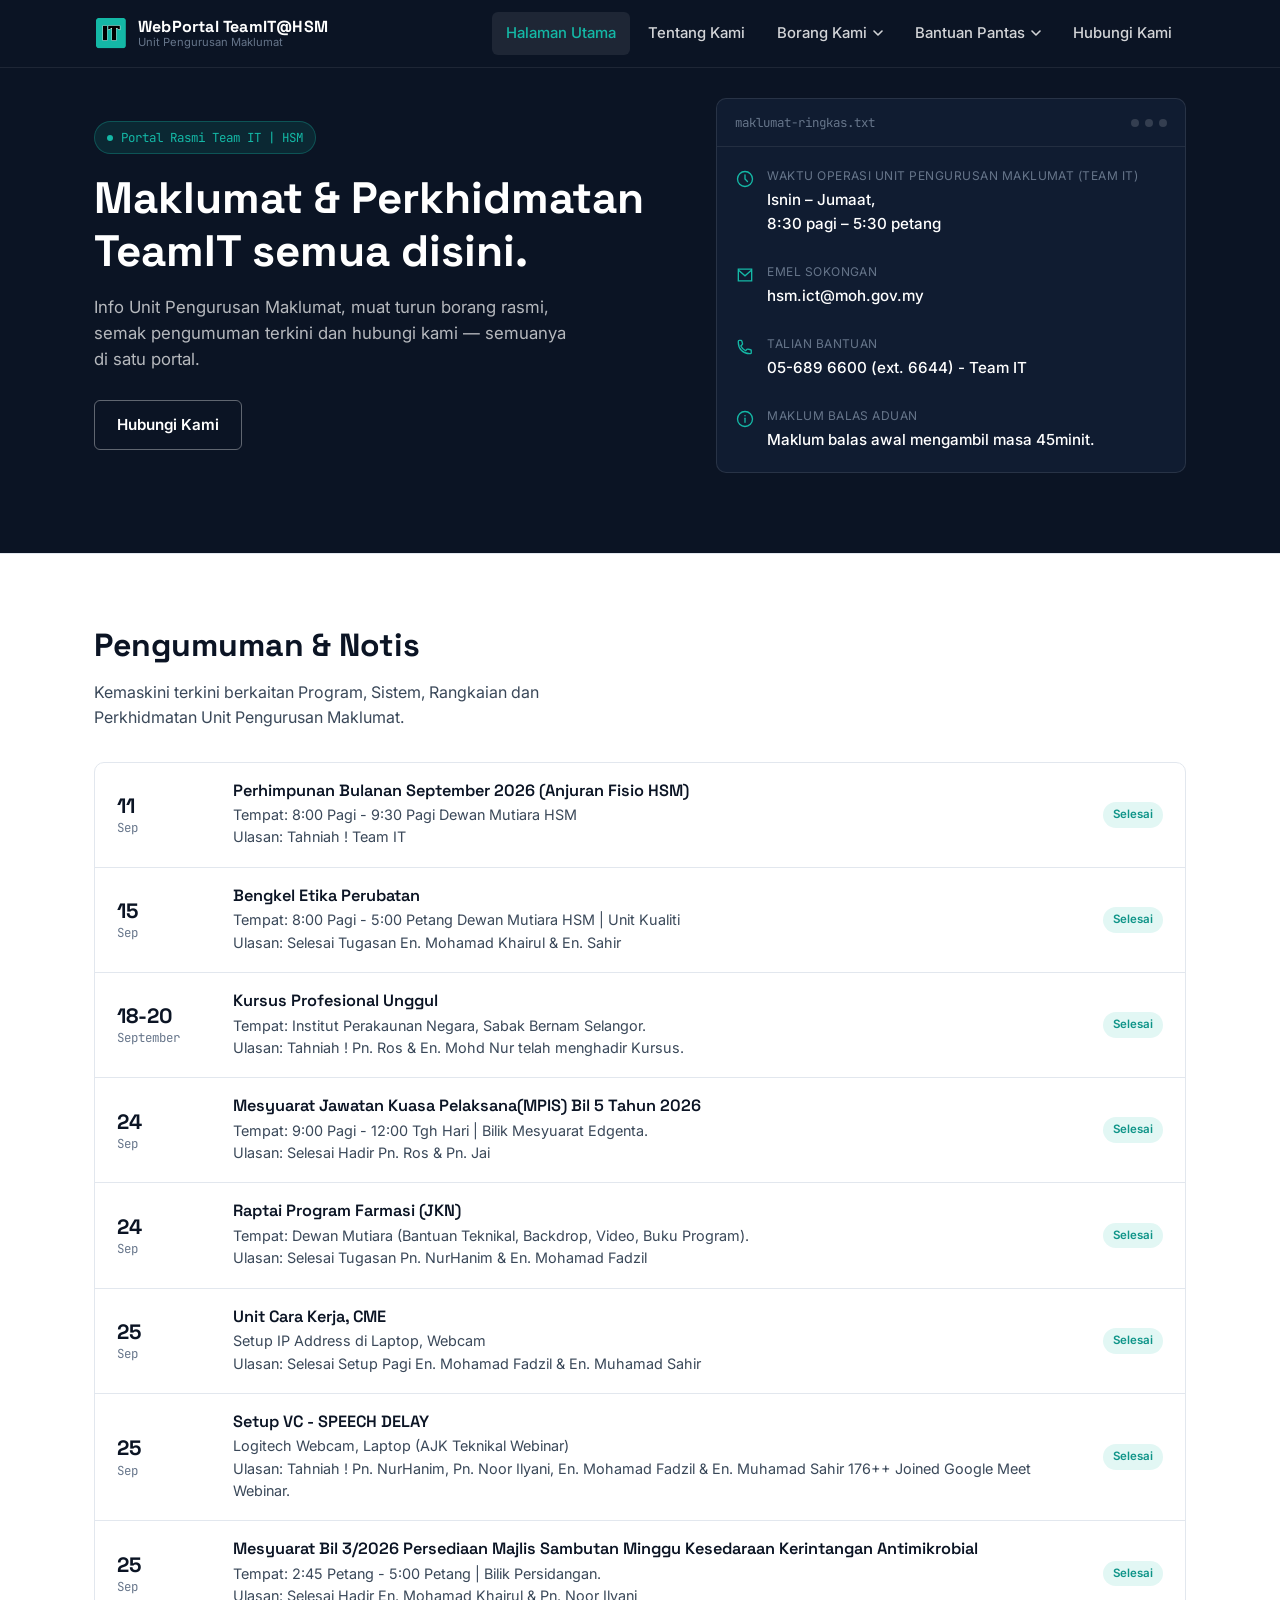
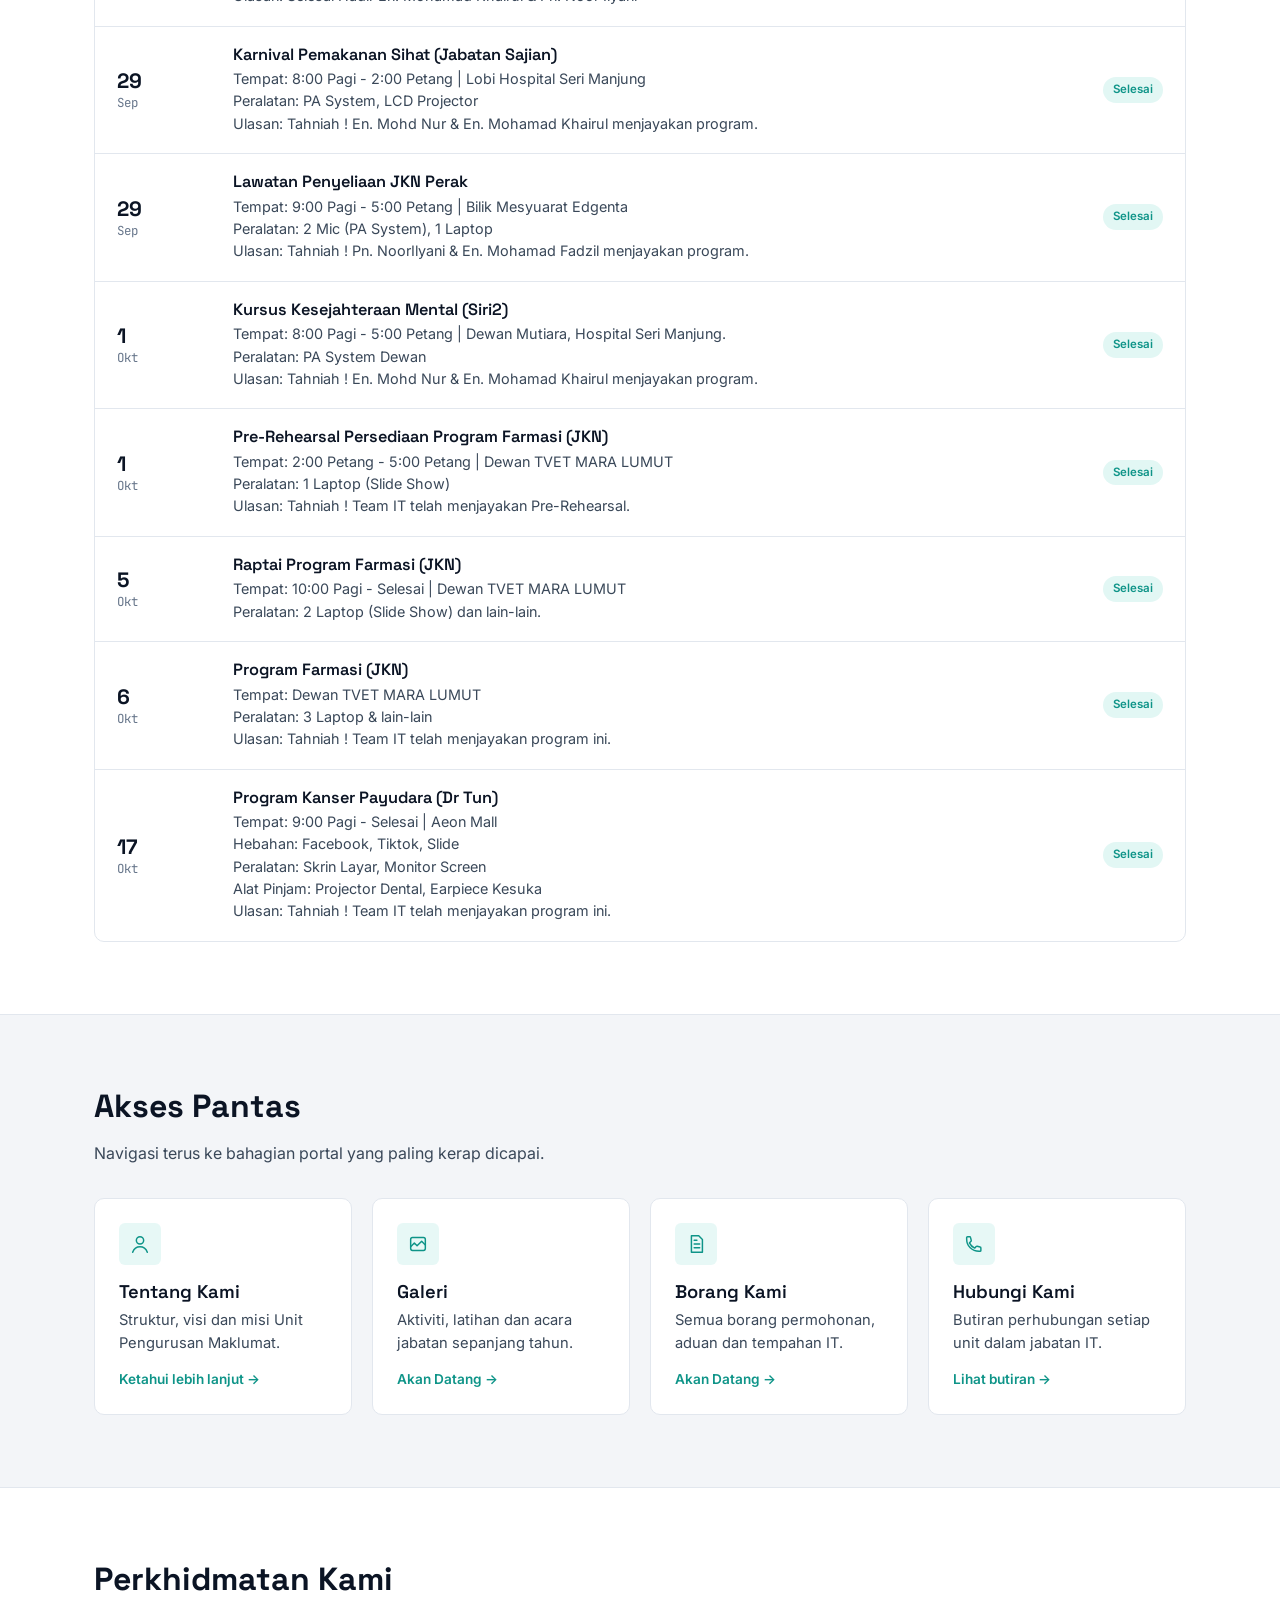
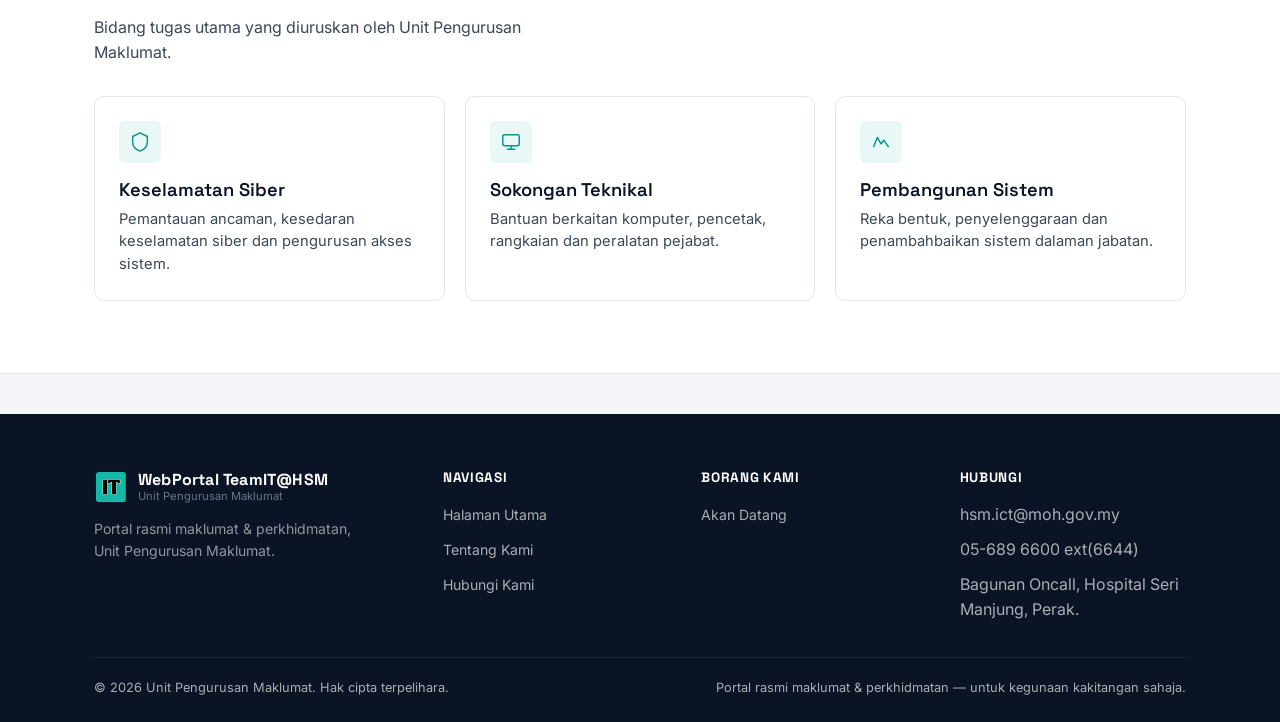
<file: index.html>
<!DOCTYPE html>
<html lang="ms">
<head>
<meta charset="UTF-8">
<meta name="viewport" content="width=device-width, initial-scale=1.0">
<title>WebPortal TeamIT — Halaman Utama</title>
 <!-- Kod Favicon PNG di sini -->
<link rel="icon" type="image/png" href="assets/img/logo.png">
<link rel="stylesheet" href="assets/css/style.css">
</head>
<body>

<!-- ============ NAVBAR ============ -->
<header class="navbar">
  <div class="container">
    <a href="index.html" class="brand">
      <!-- <svg class="brand-mark" viewBox="0 0 40 40" fill="none" xmlns="http://www.w3.org/2000/svg">
        <rect width="40" height="40" rx="8" fill="#14B8A6"/>
        <path d="M12 27V13M20 27V17M28 27V10" stroke="#0B1424" stroke-width="3" stroke-linecap="round"/>
      </svg> -->
      <!-- SELEPAS (di index.html, tentang-kami.html, galeri.html, hubungi-kami.html) -->
      <img src="assets/img/logo.png" alt="Logo WebPortal TeamIT" class="brand-mark">
      <span class="brand-text"><strong>WebPortal TeamIT@HSM</strong><span>Unit Pengurusan Maklumat</span></span>
    </a>

    <button class="nav-toggle" aria-label="Buka menu" aria-expanded="false">
      <svg width="26" height="26" viewBox="0 0 24 24" fill="none"><path d="M4 6h16M4 12h16M4 18h16" stroke="currentColor" stroke-width="2" stroke-linecap="round"/></svg>
    </button>

    <ul class="nav-links">
      <li class="active"><a href="index.html" class="nav-link">Halaman Utama</a></li>
      <li><a href="tentang-kami.html" class="nav-link">Tentang Kami</a></li>
      <!-- <li><a href="galeri.html" class="nav-link">Galeri</a></li> -->
      <li class="has-dropdown">
        <a href="borang/index.html" class="nav-link">
          Borang Kami
          <svg class="caret" viewBox="0 0 10 6" fill="none"><path d="M1 1l4 4 4-4" stroke="currentColor" stroke-width="1.6" stroke-linecap="round" stroke-linejoin="round"/></svg>
        </a>
        <div class="dropdown">
          <a href="#"><strong>Borang Kami</strong><small>Fungsi ini akan datang</small></a>
          <!-- <a href="borang/permohonan-akaun.html"><strong>Permohonan Akaun & Akses</strong><small>Akaun e-mel, sistem dalaman & VPN</small></a> -->
          <!-- <a href="borang/aduan-sistem.html"><strong>Aduan Sistem / Kerosakan</strong><small>Laporkan masalah rangkaian, komputer & sistem</small></a> -->
          <!-- <a href="borang/tempahan-peralatan.html"><strong>Tempahan Peralatan IT</strong><small>Projektor, laptop, sistem PA & lain-lain</small></a> -->
          <!-- <a href="borang/cadangan-penambahbaikan.html"><strong>Cadangan Penambahbaikan</strong><small>Cadangkan penambahbaikan sistem/perkhidmatan</small></a> -->
          <!-- <div class="dropdown-footer">
            <a href="borang/index.html">Lihat semua borang →</a>
          </div> -->
        </div>
      </li>
      <li class="has-dropdown">
        <a href="borang/index.html" class="nav-link">Bantuan Pantas
           <svg class="caret" viewBox="0 0 10 6" fill="none"><path d="M1 1l4 4 4-4" stroke="currentColor" stroke-width="1.6" stroke-linecap="round" stroke-linejoin="round"/></svg>
        </a>
        <div class="dropdown">
          <a href="bantuan.html"><strong>URL Pantas</strong><small>Pautan url ini ada Internet & Intranet</small></a>
        </div>
      </li>
      <li><a href="hubungi-kami.html" class="nav-link">Hubungi Kami</a></li>
    </ul>
  </div>
</header>

<!-- ============ HERO ============ -->
<section class="hero">
  <div class="container">
    <div>
      <span class="hero-tag"><span class="dot"></span> Portal Rasmi Team IT | HSM</span>
      <h1>Maklumat & Perkhidmatan TeamIT semua disini.</h1>
      <p class="lead">Info Unit Pengurusan Maklumat, muat turun borang rasmi, semak pengumuman terkini dan hubungi kami — semuanya di satu portal.</p>
      <div class="hero-actions">
        <!-- <a href="borang/index.html" class="btn btn-main">Lihat Borang Kami</a> -->
        <a href="hubungi-kami.html" class="btn btn-outline">Hubungi Kami</a>
      </div>
    </div>

    <div class="status-panel">
      <div class="status-panel-head">
        <span>maklumat-ringkas.txt</span>
        <span class="lights"><span></span><span></span><span></span></span>
      </div>
      <ul class="status-list">
        <li>
          <svg class="ic" viewBox="0 0 24 24" fill="none"><circle cx="12" cy="12" r="9" stroke="currentColor" stroke-width="1.6"/><path d="M12 7v5l3 3" stroke="currentColor" stroke-width="1.6" stroke-linecap="round"/></svg>
          <div><div class="label">Waktu Operasi Unit Pengurusan Maklumat (Team IT)</div><div class="value">Isnin – Jumaat, <br>8:30 pagi – 5:30 petang</div></div>
        </li>
        <li>
          <svg class="ic" viewBox="0 0 24 24" fill="none"><path d="M4 5h16v14H4z" stroke="currentColor" stroke-width="1.6"/><path d="M4 6l8 7 8-7" stroke="currentColor" stroke-width="1.6"/></svg>
          <div><div class="label">Emel Sokongan</div><div class="value">hsm.ict@moh.gov.my</div></div>
        </li>
        <li>
          <svg class="ic" viewBox="0 0 24 24" fill="none"><path d="M4 5c0-.6.4-1 1-1h2.2c.5 0 .9.3 1 .8l.8 3.2c.1.4 0 .8-.3 1.1L7 10.8c1.2 2.5 3.2 4.5 5.7 5.7l1.7-1.7c.3-.3.7-.4 1.1-.3l3.2.8c.5.1.8.5.8 1V19c0 .6-.4 1-1 1h-1C9.8 20 4 14.2 4 6.9V5z" stroke="currentColor" stroke-width="1.6" stroke-linejoin="round"/></svg>
          <div><div class="label">Talian Bantuan</div>
          <!-- <div class="value">05-689 6600 (ext. 6645) - Non Team IT</div> -->
          <div class="value">05-689 6600 (ext. 6644) - Team IT</div></div>
        </li>
        <li>
         <svg class="ic" viewBox="0 0 24 24" fill="none"><circle cx="12" cy="12" r="9" stroke="currentColor" stroke-width="1.6"/><path d="M12 11v5" stroke="currentColor" stroke-width="1.6" stroke-linecap="round"/><circle cx="12" cy="8" r="0.9" fill="currentColor" stroke="none"/></svg>
          <div><div class="label">Maklum Balas Aduan</div><div class="value">Maklum balas awal mengambil masa 45minit.</div></div>
        </li>
      </ul>
    </div>
  </div>
</section>

<!-- ============ PENGUMUMAN ============ -->
<section class="section section--alt">
  <div class="container">
    <div class="eyebrow-row">
      <div>
        <h2>Pengumuman & Notis</h2>
        <p>Kemaskini terkini berkaitan Program, Sistem, Rangkaian dan Perkhidmatan Unit Pengurusan Maklumat.</p>
      </div>
    </div>

    <div class="notice-list">
      <div class="notice-item">
        <div class="notice-date"><strong>11</strong>Sep</div>
        <div class="notice-body">
          <h3>Perhimpunan Bulanan September 2026 (Anjuran Fisio HSM)</h3>
          <p>Tempat: 8:00 Pagi - 9:30 Pagi Dewan Mutiara HSM</p>
          <p>Ulasan: Tahniah ! Team IT</p>
        </div>
        <!-- <span class="tag tag--warn">Penyelenggaraan</span> -->
           <span class="tag tag--ok">Selesai</span>
      </div>

      <div class="notice-item">
        <div class="notice-date"><strong>15</strong>Sep</div>
        <div class="notice-body">
          <h3>Bengkel Etika Perubatan</h3>
          <p>Tempat: 8:00 Pagi - 5:00 Petang Dewan Mutiara HSM | Unit Kualiti</p>
          <p>Ulasan: Selesai Tugasan En. Mohamad Khairul & En. Sahir</p>
        </div>
        <!-- <span class="tag tag--warn">Penyelenggaraan</span> -->
           <span class="tag tag--ok">Selesai</span>
      </div>

      <div class="notice-item">
        <div class="notice-date"><strong>18-20</strong>September</div>
        <div class="notice-body">
          <h3>Kursus Profesional Unggul</h3>
          <p>Tempat: Institut Perakaunan Negara, Sabak Bernam Selangor.</p>
          <p>Ulasan: Tahniah ! Pn. Ros & En. Mohd Nur telah menghadir Kursus.</p>
        </div>
        <!-- <span class="tag tag--warn">Penyelenggaraan</span> -->
           <span class="tag tag--ok">Selesai</span>
      </div>



      <div class="notice-item">
        <div class="notice-date"><strong>24</strong>Sep</div>
        <div class="notice-body">
          <h3>Mesyuarat Jawatan Kuasa Pelaksana(MPIS) Bil 5 Tahun 2026</h3>
          <p>Tempat: 9:00 Pagi - 12:00 Tgh Hari | Bilik Mesyuarat Edgenta.</p>
          <p>Ulasan: Selesai Hadir Pn. Ros & Pn. Jai</p>
          <!-- <p>Kata laluan akaun sistem kini wajib ditukar setiap 90 hari. Sila rujuk emel makluman untuk butiran.</p> -->
        </div>
        <span class="tag tag--ok">Selesai</span>
      </div>

      <div class="notice-item">
        <div class="notice-date"><strong>24</strong>Sep</div>
        <div class="notice-body">
          <h3>Raptai Program Farmasi (JKN)</h3>
          <p>Tempat: Dewan Mutiara (Bantuan Teknikal, Backdrop, Video, Buku Program). </p>
          <p>Ulasan: Selesai Tugasan Pn. NurHanim & En. Mohamad Fadzil</p>
          <!-- <p>Kata laluan akaun sistem kini wajib ditukar setiap 90 hari. Sila rujuk emel makluman untuk butiran.</p> -->
        </div>
        <span class="tag tag--ok">Selesai</span>
      </div>

      <div class="notice-item">
        <div class="notice-date"><strong>25</strong>Sep</div>
        <div class="notice-body">
          <h3>Unit Cara Kerja, CME</h3>
          <p>Setup IP Address di Laptop, Webcam</p>
          <p>Ulasan: Selesai Setup Pagi En. Mohamad Fadzil & En. Muhamad Sahir</p>
        </div>
        <span class="tag tag--ok">Selesai</span>
      </div>

      <div class="notice-item">
        <div class="notice-date"><strong>25</strong>Sep</div>
        <div class="notice-body">
          <h3>Setup VC - SPEECH DELAY</h3>
          <p>Logitech Webcam, Laptop (AJK Teknikal Webinar)</p>
          <p>Ulasan: Tahniah ! Pn. NurHanim, Pn. Noor Ilyani, En. Mohamad Fadzil & En. Muhamad Sahir 176++ Joined Google Meet Webinar.</p>
        </div>
        <span class="tag tag--ok">Selesai</span>
      </div>

      <div class="notice-item">
        <div class="notice-date"><strong>25</strong>Sep</div>
        <div class="notice-body">
          <h3>Mesyuarat Bil 3/2026 Persediaan Majlis Sambutan Minggu Kesedaraan Kerintangan Antimikrobial</h3>
          <p>Tempat: 2:45 Petang - 5:00 Petang | Bilik Persidangan.</p>
          <p>Ulasan: Selesai Hadir En. Mohamad Khairul & Pn. Noor Ilyani</p>
        </div>
        <span class="tag tag--ok">Selesai</span>
      </div>

      <div class="notice-item">
        <div class="notice-date"><strong>29</strong>Sep</div>
        <div class="notice-body">
          <h3>Karnival Pemakanan Sihat (Jabatan Sajian)</h3>
          <p>Tempat: 8:00 Pagi - 2:00 Petang | Lobi Hospital Seri Manjung</p>
          <p>Peralatan: PA System, LCD Projector</p>
          <p>Ulasan: Tahniah ! En. Mohd Nur & En. Mohamad Khairul menjayakan program.</p>
        </div>
        <span class="tag tag--ok">Selesai</span>
      </div>

      <div class="notice-item">
        <div class="notice-date"><strong>29</strong>Sep</div>
        <div class="notice-body">
          <h3>Lawatan Penyeliaan JKN Perak</h3>
          <p>Tempat: 9:00 Pagi - 5:00 Petang | Bilik Mesyuarat Edgenta</p>
          <p>Peralatan: 2 Mic (PA System), 1 Laptop</p>
          <p>Ulasan: Tahniah ! Pn. NoorIlyani & En. Mohamad Fadzil menjayakan program.</p>
        </div>
        <span class="tag tag--ok">Selesai</span>
      </div>

      <div class="notice-item">
        <div class="notice-date"><strong>1</strong>Okt</div>
        <div class="notice-body">
          <h3>Kursus Kesejahteraan Mental (Siri2)</h3>
          <p>Tempat: 8:00 Pagi - 5:00 Petang | Dewan Mutiara, Hospital Seri Manjung.</p>
          <p>Peralatan: PA System Dewan</p>
          <p>Ulasan: Tahniah ! En. Mohd Nur & En. Mohamad Khairul menjayakan program.</p>
        </div>
        <span class="tag tag--ok">Selesai</span>
      </div>

      <div class="notice-item">
        <div class="notice-date"><strong>1</strong>Okt</div>
        <div class="notice-body">
          <h3>Pre-Rehearsal Persediaan Program Farmasi (JKN)</h3>
          <p>Tempat: 2:00 Petang - 5:00 Petang | Dewan TVET MARA LUMUT</p>
          <p>Peralatan: 1 Laptop (Slide Show)</p>
          <p>Ulasan: Tahniah ! Team IT telah menjayakan Pre-Rehearsal.</p>
        </div>
        <span class="tag tag--ok">Selesai</span>
      </div>

      <div class="notice-item">
        <div class="notice-date"><strong>5</strong>Okt</div>
        <div class="notice-body">
          <h3>Raptai Program Farmasi (JKN)</h3>
          <p>Tempat: 10:00 Pagi - Selesai | Dewan TVET MARA LUMUT</p>
          <p>Peralatan: 2 Laptop (Slide Show) dan lain-lain.</p>
        </div>
        <span class="tag tag--ok">Selesai</span>
      </div>
      <div class="notice-item">
        <div class="notice-date"><strong>6</strong>Okt</div>
        <div class="notice-body">
          <h3>Program Farmasi (JKN)</h3>
          <p>Tempat: Dewan TVET MARA LUMUT</p>
          <p>Peralatan: 3 Laptop & lain-lain</p>
          <p>Ulasan: Tahniah ! Team IT telah menjayakan program ini.</p>
        </div>
        <span class="tag tag--ok">Selesai</span>
      </div>
      <div class="notice-item">
        <div class="notice-date"><strong>17</strong>Okt</div>
        <div class="notice-body">
          <h3>Program Kanser Payudara (Dr Tun)</h3>
          <p>Tempat: 9:00 Pagi - Selesai | Aeon Mall</p>
          <p>Hebahan: Facebook, Tiktok, Slide</p>
          <p>Peralatan: Skrin Layar, Monitor Screen</p>
          <p>Alat Pinjam: Projector Dental, Earpiece Kesuka</p>
          <p>Ulasan: Tahniah ! Team IT telah menjayakan program ini.</p>
        </div>
        <span class="tag tag--ok">Selesai</span>
      </div>
    </div>
  </div>
</section>

<!-- ============ AKSES PANTAS ============ -->
<section class="section">
  <div class="container">
    <div class="eyebrow-row">
      <div>
        <h2>Akses Pantas</h2>
        <p>Navigasi terus ke bahagian portal yang paling kerap dicapai.</p>
      </div>
    </div>

    <div class="grid grid-4">
      <a href="tentang-kami.html" class="card">
        <div class="card-icon"><svg viewBox="0 0 24 24" fill="none"><path d="M12 12a4 4 0 100-8 4 4 0 000 8z" stroke="currentColor" stroke-width="1.6"/><path d="M4 21c1.5-4 5-6 8-6s6.5 2 8 6" stroke="currentColor" stroke-width="1.6" stroke-linecap="round"/></svg></div>
        <h3>Tentang Kami</h3>
        <p>Struktur, visi dan misi Unit Pengurusan Maklumat.</p>
        <span class="card-link">Ketahui lebih lanjut →</span>
      </a>
      <!-- <a href="galeri.html" class="card"> -->
        <a href="#" class="card" onclick="return false;">
        <div class="card-icon"><svg viewBox="0 0 24 24" fill="none"><rect x="4" y="5" width="16" height="14" rx="2" stroke="currentColor" stroke-width="1.6"/><path d="M4 15l4-4 3 3 5-5 4 4" stroke="currentColor" stroke-width="1.6" stroke-linejoin="round"/></svg></div>
        <h3>Galeri</h3>
        <p>Aktiviti, latihan dan acara jabatan sepanjang tahun.</p>
        <span class="card-link">Akan Datang →</span>
      </a>
      <!-- <a href="borang/index.html" class="card"> -->
        <a href="#" class="card" onclick="return false;">
        <div class="card-icon"><svg viewBox="0 0 24 24" fill="none"><path d="M7 3h8l4 4v14H7V3z" stroke="currentColor" stroke-width="1.6" stroke-linejoin="round"/><path d="M10 12h6M10 16h6M10 8h3" stroke="currentColor" stroke-width="1.6" stroke-linecap="round"/></svg></div>
        <h3>Borang Kami</h3>
        <p>Semua borang permohonan, aduan dan tempahan IT.</p>
        <span class="card-link">Akan Datang →</span>
      </a>
      <a href="hubungi-kami.html" class="card">
        <div class="card-icon"><svg viewBox="0 0 24 24" fill="none"><path d="M4 5c0-.6.4-1 1-1h2.2c.5 0 .9.3 1 .8l.8 3.2c.1.4 0 .8-.3 1.1L7 10.8c1.2 2.5 3.2 4.5 5.7 5.7l1.7-1.7c.3-.3.7-.4 1.1-.3l3.2.8c.5.1.8.5.8 1V19c0 .6-.4 1-1 1h-1C9.8 20 4 14.2 4 6.9V5z" stroke="currentColor" stroke-width="1.6" stroke-linejoin="round"/></svg></div>
        <h3>Hubungi Kami</h3>
        <p>Butiran perhubungan setiap unit dalam jabatan IT.</p>
        <span class="card-link">Lihat butiran →</span>
      </a>
    </div>
  </div>
</section>

<!-- ============ PERKHIDMATAN ============ -->
<section class="section section--alt">
  <div class="container">
    <div class="eyebrow-row">
      <div>
        <h2>Perkhidmatan Kami</h2>
        <p>Bidang tugas utama yang diuruskan oleh Unit Pengurusan Maklumat.</p>
      </div>
    </div>

    <div class="grid grid-3">
      <div class="card">
        <div class="card-icon"><svg viewBox="0 0 24 24" fill="none"><path d="M12 2l8 4v6c0 5-3.5 8.5-8 10-4.5-1.5-8-5-8-10V6l8-4z" stroke="currentColor" stroke-width="1.6" stroke-linejoin="round"/></svg></div>
        <h3>Keselamatan Siber</h3>
        <p>Pemantauan ancaman, kesedaran keselamatan siber dan pengurusan akses sistem.</p>
      </div>
      <div class="card">
        <div class="card-icon"><svg viewBox="0 0 24 24" fill="none"><rect x="3" y="4" width="18" height="12" rx="2" stroke="currentColor" stroke-width="1.6"/><path d="M8 20h8M12 16v4" stroke="currentColor" stroke-width="1.6" stroke-linecap="round"/></svg></div>
        <h3>Sokongan Teknikal</h3>
        <p>Bantuan berkaitan komputer, pencetak, rangkaian dan peralatan pejabat.</p>
      </div>
      <div class="card">
        <div class="card-icon"><svg viewBox="0 0 24 24" fill="none"><path d="M4 17l4-10 4 7 3-4 5 7" stroke="currentColor" stroke-width="1.6" stroke-linecap="round" stroke-linejoin="round"/></svg></div>
        <h3>Pembangunan Sistem</h3>
        <p>Reka bentuk, penyelenggaraan dan penambahbaikan sistem dalaman jabatan.</p>
      </div>
    </div>
  </div>
</section>

<!-- ============ FOOTER ============ -->
<footer class="site-footer">
  <div class="container">
    <div class="footer-grid">
      <div class="footer-brand">
        <div class="brand" style="margin-bottom:14px;">
         
         <img src="assets/img/logo.png" alt="Logo WebPortal TeamIT" class="brand-mark">
      <span class="brand-text"><strong>WebPortal TeamIT@HSM</strong><span>Unit Pengurusan Maklumat</span></span>
        </div>
        <p>Portal rasmi maklumat & perkhidmatan, Unit Pengurusan Maklumat.</p>
      </div>
      <div>
        <h4>Navigasi</h4>
        <ul>
          <li><a href="index.html">Halaman Utama</a></li>
          <li><a href="tentang-kami.html">Tentang Kami</a></li>
          <!-- <li><a href="galeri.html">Galeri</a></li> -->
          <li><a href="hubungi-kami.html">Hubungi Kami</a></li>
        </ul>
      </div>
      <div>
        <h4>Borang Kami</h4>
        <ul>
          <li><a href="#">Akan Datang</a></li>
          <!-- <li><a href="borang/permohonan-akaun.html">Permohonan Akaun</a></li> -->
          <!-- <li><a href="borang/aduan-sistem.html">Aduan Sistem</a></li> -->
          <!-- <li><a href="borang/tempahan-peralatan.html">Tempahan Peralatan</a></li> -->
          <!-- <li><a href="borang/cadangan-penambahbaikan.html">Cadangan</a></li> -->
        </ul>
      </div>
      <div>
        <h4>Hubungi</h4>
        <ul>
          <li>hsm.ict@moh.gov.my</li>
          <li>05-689 6600 ext(6644)</li>
          <li>Bagunan Oncall, Hospital Seri Manjung, Perak.</li>
        </ul>
      </div>
    </div>
    <div class="footer-bottom">
      <span>© 2026 Unit Pengurusan Maklumat. Hak cipta terpelihara.</span>
      <span>Portal rasmi maklumat & perkhidmatan — untuk kegunaan kakitangan sahaja.</span>
    </div>
  </div>
</footer>

<script src="assets/js/main.js"></script>
</body>
</html>
</file>
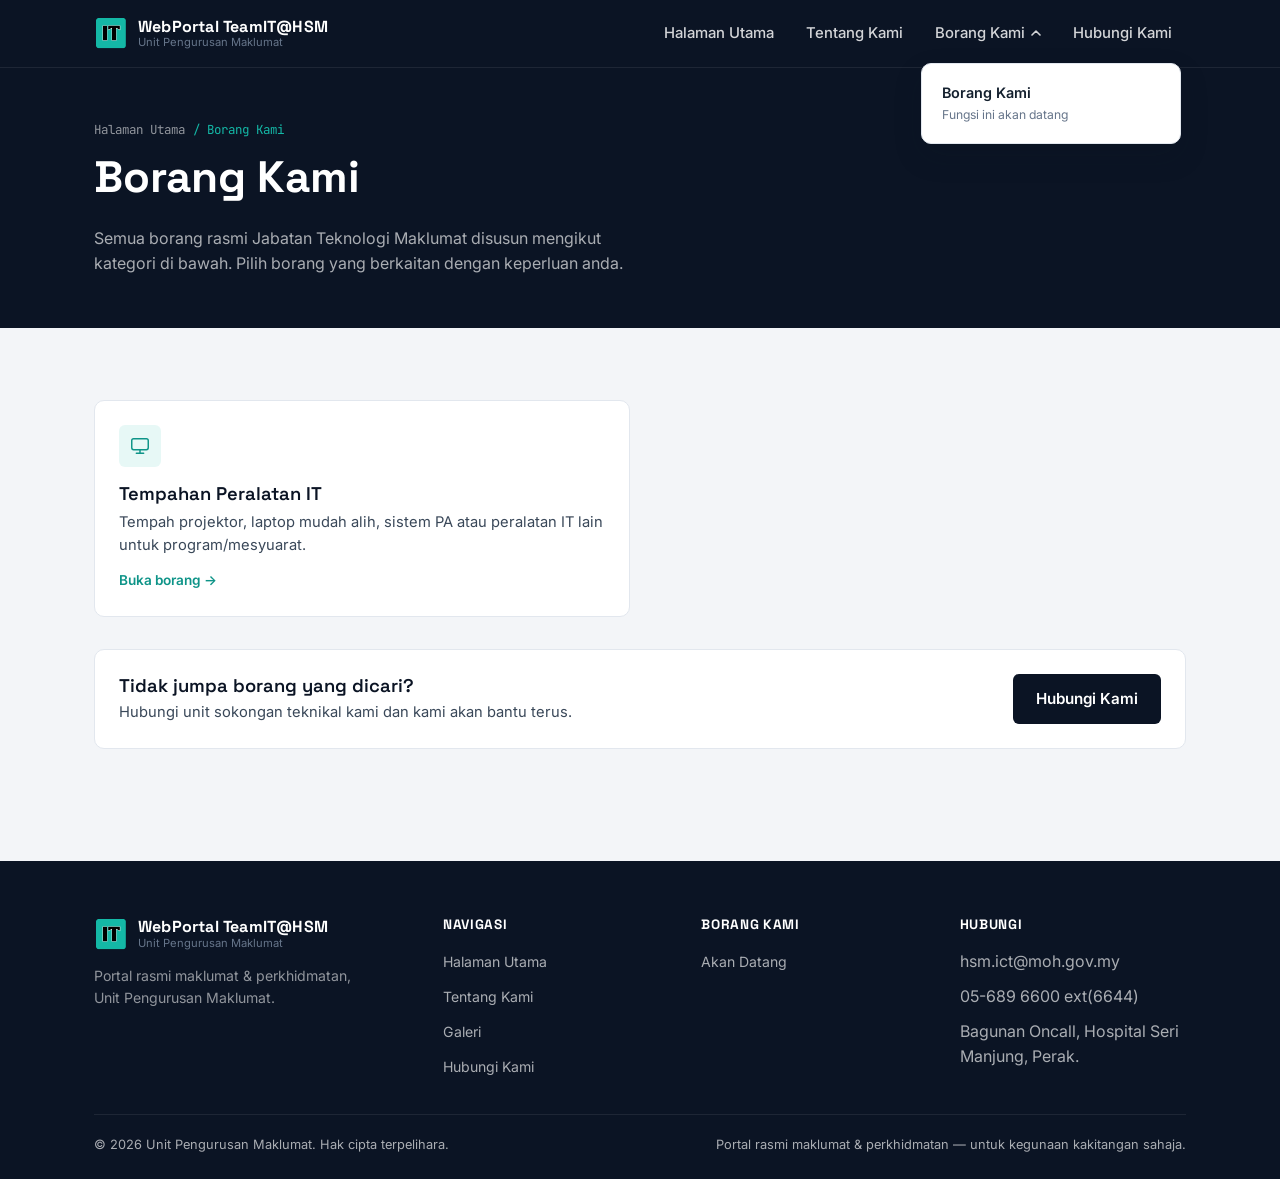
<file: borang/index.html>
<!DOCTYPE html>
<html lang="ms">
<head>
<meta charset="UTF-8">
<meta name="viewport" content="width=device-width, initial-scale=1.0">
<title>Portal IT — Borang Kami</title>
<link rel="stylesheet" href="../assets/css/style.css">
</head>
<body>

<header class="navbar">
  <div class="container">
    <a href="../index.html" class="brand">
      <!-- <svg class="brand-mark" viewBox="0 0 40 40" fill="none" xmlns="http://www.w3.org/2000/svg">
        <rect width="40" height="40" rx="8" fill="#14B8A6"/>
        <path d="M12 27V13M20 27V17M28 27V10" stroke="#0B1424" stroke-width="3" stroke-linecap="round"/>
      </svg> -->
        <!-- SELEPAS (di index.html, tentang-kami.html, galeri.html, hubungi-kami.html) -->
      <img src="../assets/img/logo.png" alt="Logo WebPortal TeamIT" class="brand-mark">
    <span class="brand-text"><strong>WebPortal TeamIT@HSM</strong><span>Unit Pengurusan Maklumat</span></span>
    </a>

    <button class="nav-toggle" aria-label="Buka menu" aria-expanded="false">
      <svg width="26" height="26" viewBox="0 0 24 24" fill="none"><path d="M4 6h16M4 12h16M4 18h16" stroke="currentColor" stroke-width="2" stroke-linecap="round"/></svg>
    </button>

    <ul class="nav-links">
      <li><a href="../index.html" class="nav-link">Halaman Utama</a></li>
      <li><a href="../tentang-kami.html" class="nav-link">Tentang Kami</a></li>
      <!-- <li><a href="../galeri.html" class="nav-link">Galeri</a></li> -->
      <li class="has-dropdown open">
        <a href="index.html" class="nav-link">
          Borang Kami
          <svg class="caret" viewBox="0 0 10 6" fill="none"><path d="M1 1l4 4 4-4" stroke="currentColor" stroke-width="1.6" stroke-linecap="round" stroke-linejoin="round"/></svg>
        </a>
        <div class="dropdown">
            <a href="#"><strong>Borang Kami</strong><small>Fungsi ini akan datang</small></a>
          <!-- <a href="permohonan-akaun.html"><strong>Permohonan Akaun & Akses</strong><small>Akaun e-mel, sistem dalaman & VPN</small></a> -->
          <!-- <a href="aduan-sistem.html"><strong>Aduan Sistem / Kerosakan</strong><small>Laporkan masalah rangkaian, komputer & sistem</small></a> -->
          <!-- <a href="tempahan-peralatan.html"><strong>Tempahan Peralatan IT</strong><small>Projektor, laptop, sistem PA & lain-lain</small></a> -->
          <!-- <a href="cadangan-penambahbaikan.html"><strong>Cadangan Penambahbaikan</strong><small>Cadangkan penambahbaikan sistem/perkhidmatan</small></a> -->
        </div>
      </li>
      <li><a href="../hubungi-kami.html" class="nav-link">Hubungi Kami</a></li>
    </ul>
  </div>
</header>

<section class="page-header">
  <div class="container">
    <div class="breadcrumb"><a href="../index.html">Halaman Utama</a> / Borang Kami</div>
    <h1>Borang Kami</h1>
    <p>Semua borang rasmi Jabatan Teknologi Maklumat disusun mengikut kategori di bawah. Pilih borang yang berkaitan dengan keperluan anda.</p>
  </div>
</section>

<section class="section">
  <div class="container">

    <div class="grid grid-2" style="gap:20px;">

      <!-- <a href="permohonan-akaun.html" class="card">
        <div class="card-icon"><svg viewBox="0 0 24 24" fill="none"><circle cx="12" cy="8" r="3.5" stroke="currentColor" stroke-width="1.6"/><path d="M5 20c1.3-3.6 4.2-5.5 7-5.5s5.7 1.9 7 5.5" stroke="currentColor" stroke-width="1.6" stroke-linecap="round"/><path d="M15 4l2 2 3-3" stroke="currentColor" stroke-width="1.6" stroke-linecap="round" stroke-linejoin="round"/></svg></div>
        <h3>Permohonan Akaun & Akses</h3>
        <p>Untuk permohonan akaun e-mel rasmi, akses sistem dalaman dan sambungan VPN.</p>
        <span class="card-link">Buka borang →</span>
      </a> -->

      <!-- <a href="aduan-sistem.html" class="card">
        <div class="card-icon"><svg viewBox="0 0 24 24" fill="none"><path d="M12 9v4M12 17h.01" stroke="currentColor" stroke-width="1.8" stroke-linecap="round"/><path d="M10.3 3.9L2.9 17a2 2 0 001.7 3h14.8a2 2 0 001.7-3L13.7 3.9a2 2 0 00-3.4 0z" stroke="currentColor" stroke-width="1.6" stroke-linejoin="round"/></svg></div>
        <h3>Aduan Sistem / Kerosakan</h3>
        <p>Laporkan masalah komputer, rangkaian, pencetak atau sistem dalaman yang tidak berfungsi.</p>
        <span class="card-link">Buka borang →</span>
      </a> -->

      <a href="tempahan-peralatan.html" class="card">
        <div class="card-icon"><svg viewBox="0 0 24 24" fill="none"><rect x="3" y="4" width="18" height="12" rx="2" stroke="currentColor" stroke-width="1.6"/><path d="M8 20h8M12 16v4" stroke="currentColor" stroke-width="1.6" stroke-linecap="round"/></svg></div>
        <h3>Tempahan Peralatan IT</h3>
        <p>Tempah projektor, laptop mudah alih, sistem PA atau peralatan IT lain untuk program/mesyuarat.</p>
        <span class="card-link">Buka borang →</span>
      </a>

      <!-- <a href="cadangan-penambahbaikan.html" class="card">
        <div class="card-icon"><svg viewBox="0 0 24 24" fill="none"><path d="M9 18h6M10 21h4M12 3a6 6 0 00-3.5 10.9c.5.4.8 1 .8 1.6h5.4c0-.6.3-1.2.8-1.6A6 6 0 0012 3z" stroke="currentColor" stroke-width="1.6" stroke-linejoin="round"/></svg></div>
        <h3>Cadangan Penambahbaikan</h3>
        <p>Kongsikan cadangan anda untuk penambahbaikan sistem, laman web atau perkhidmatan IT.</p>
        <span class="card-link">Buka borang →</span>
      </a> -->

    </div>

    <div class="card" style="margin-top:32px; display:flex; align-items:center; justify-content:space-between; gap:20px; flex-wrap:wrap;">
      <div>
        <h3 style="margin-bottom:4px;">Tidak jumpa borang yang dicari?</h3>
        <p style="margin:0;">Hubungi unit sokongan teknikal kami dan kami akan bantu terus.</p>
      </div>
      <a href="../hubungi-kami.html" class="btn btn-dark">Hubungi Kami</a>
    </div>

  </div>
</section>

<footer class="site-footer">
  <div class="container">
    <div class="footer-grid">
      <div class="footer-brand">
        <div class="brand" style="margin-bottom:14px;">
         
         <img src="../assets/img/logo.png" alt="Logo WebPortal TeamIT" class="brand-mark">
      <span class="brand-text"><strong>WebPortal TeamIT@HSM</strong><span>Unit Pengurusan Maklumat</span></span>
        </div>
        <p>Portal rasmi maklumat & perkhidmatan, Unit Pengurusan Maklumat.</p>
      </div>
      <div>
        <h4>Navigasi</h4>
        <ul>
          <li><a href="../index.html">Halaman Utama</a></li>
          <li><a href="../tentang-kami.html">Tentang Kami</a></li>
          <li><a href="../galeri.html">Galeri</a></li>
          <li><a href="../hubungi-kami.html">Hubungi Kami</a></li>
        </ul>
      </div>
      <div>
        <h4>Borang Kami</h4>
        <ul>
          <li><a href="#">Akan Datang</a></li>
          <!-- <li><a href="permohonan-akaun.html">Permohonan Akaun</a></li> -->
          <!-- <li><a href="aduan-sistem.html">Aduan Sistem</a></li> -->
          <!-- <li><a href="tempahan-peralatan.html">Tempahan Peralatan</a></li> -->
          <!-- <li><a href="cadangan-penambahbaikan.html">Cadangan</a></li> -->
        </ul>
      </div>
      <div>
        <h4>Hubungi</h4>
        <ul>
          <li>hsm.ict@moh.gov.my</li>
          <li>05-689 6600 ext(6644)</li>
          <li>Bagunan Oncall, Hospital Seri Manjung, Perak.</li>
        </ul>
      </div>
    </div>
    <div class="footer-bottom">
      <span>© 2026 Unit Pengurusan Maklumat. Hak cipta terpelihara.</span>
      <span>Portal rasmi maklumat & perkhidmatan — untuk kegunaan kakitangan sahaja.</span>
    </div>
  </div>
</footer>

<script src="../assets/js/main.js"></script>
</body>
</html>
</file>
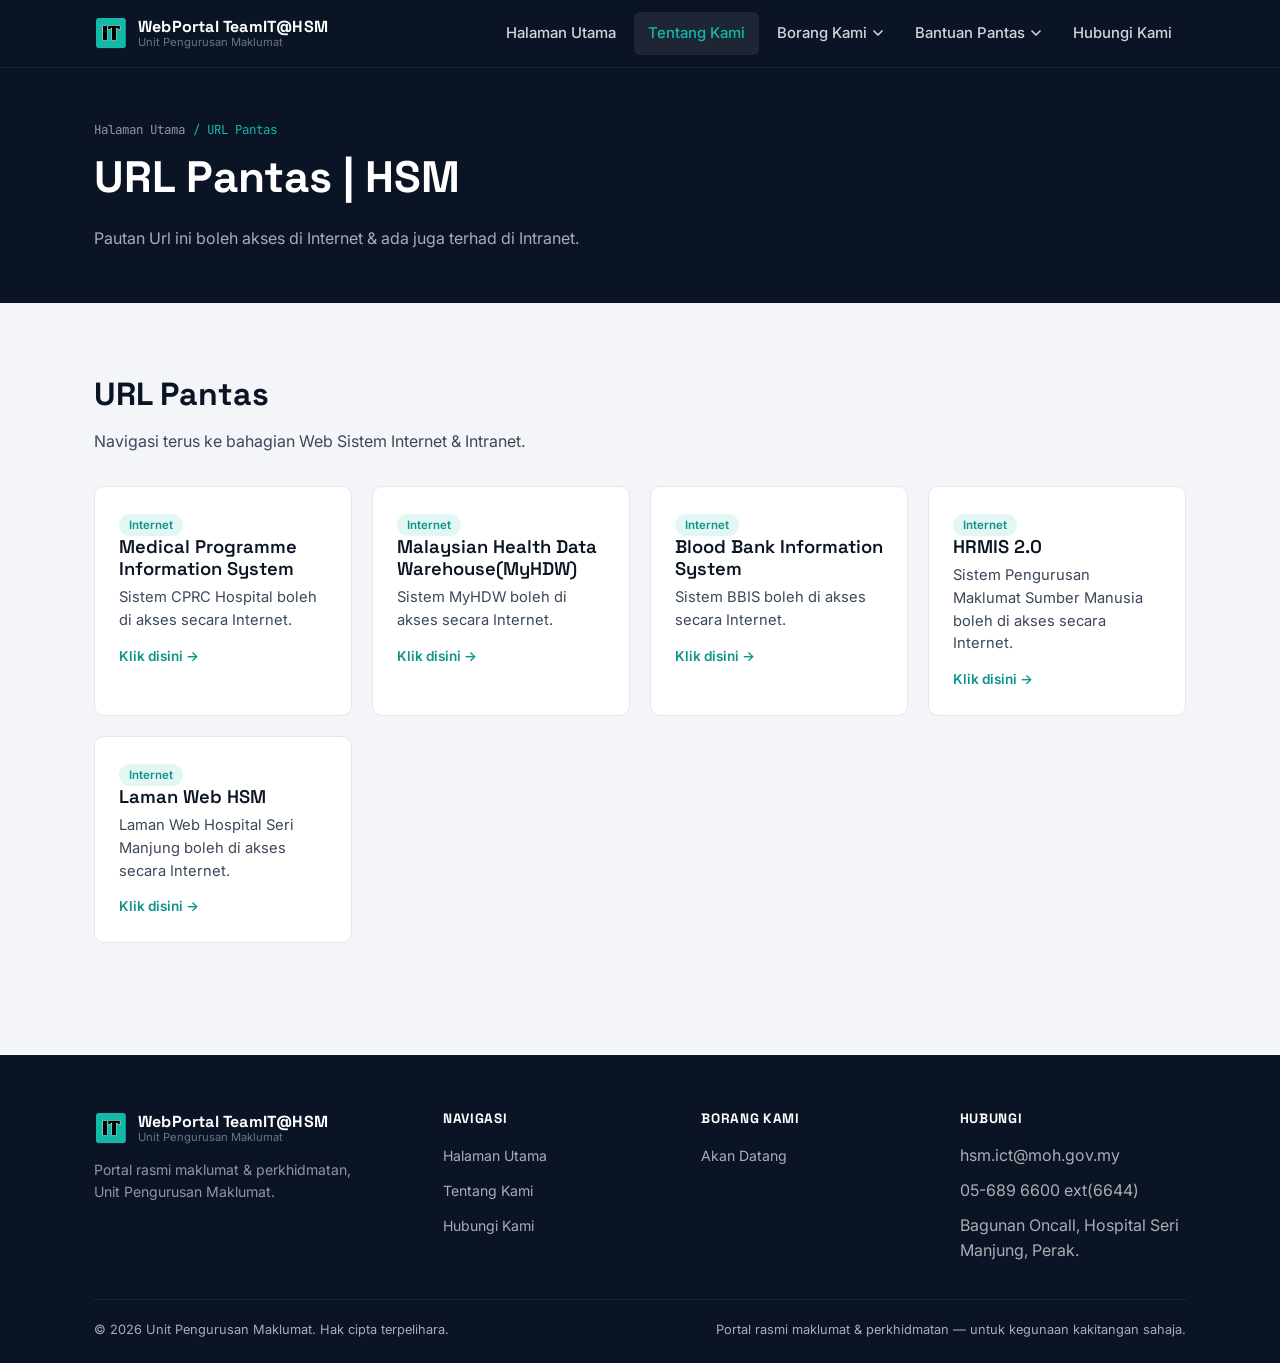
<file: bantuan.html>
<!DOCTYPE html>
<html lang="ms">
<head>
<meta charset="UTF-8">
<meta name="viewport" content="width=device-width, initial-scale=1.0">
<title>WebPortal TeamIT — Bantuan</title>
 <!-- Kod Favicon PNG di sini -->
<link rel="icon" type="image/png" href="assets/img/logo.png">
<link rel="stylesheet" href="assets/css/style.css">
</head>
<body>

<header class="navbar">
  <div class="container">
    <a href="index.html" class="brand">
      <!-- <svg class="brand-mark" viewBox="0 0 40 40" fill="none" xmlns="http://www.w3.org/2000/svg">
        <rect width="40" height="40" rx="8" fill="#14B8A6"/>
        <path d="M12 27V13M20 27V17M28 27V10" stroke="#0B1424" stroke-width="3" stroke-linecap="round"/>
      </svg> -->
        <!-- SELEPAS (di index.html, tentang-kami.html, galeri.html, hubungi-kami.html) -->
      <img src="assets/img/logo.png" alt="Logo WebPortal TeamIT" class="brand-mark">
      <span class="brand-text"><strong>WebPortal TeamIT@HSM</strong><span>Unit Pengurusan Maklumat</span></span>
    </a>

    <button class="nav-toggle" aria-label="Buka menu" aria-expanded="false">
      <svg width="26" height="26" viewBox="0 0 24 24" fill="none"><path d="M4 6h16M4 12h16M4 18h16" stroke="currentColor" stroke-width="2" stroke-linecap="round"/></svg>
    </button>

    <ul class="nav-links">
      <li><a href="index.html" class="nav-link">Halaman Utama</a></li>
      <li class="active"><a href="tentang-kami.html" class="nav-link">Tentang Kami</a></li>
      <!-- <li><a href="galeri.html" class="nav-link">Galeri</a></li> -->
      <li class="has-dropdown">
        <a href="borang/index.html" class="nav-link">
          Borang Kami
          <svg class="caret" viewBox="0 0 10 6" fill="none"><path d="M1 1l4 4 4-4" stroke="currentColor" stroke-width="1.6" stroke-linecap="round" stroke-linejoin="round"/></svg>
        </a>
        <div class="dropdown">
          <a href="#"><strong>Borang Kami</strong><small>Fungsi ini akan datang</small></a>
          <!-- <a href="borang/permohonan-akaun.html"><strong>Permohonan Akaun & Akses</strong><small>Akaun e-mel, sistem dalaman & VPN</small></a> -->
          <!-- <a href="borang/aduan-sistem.html"><strong>Aduan Sistem / Kerosakan</strong><small>Laporkan masalah rangkaian, komputer & sistem</small></a> -->
          <!-- <a href="borang/tempahan-peralatan.html"><strong>Tempahan Peralatan IT</strong><small>Projektor, laptop, sistem PA & lain-lain</small></a> -->
          <!-- <a href="borang/cadangan-penambahbaikan.html"><strong>Cadangan Penambahbaikan</strong><small>Cadangkan penambahbaikan sistem/perkhidmatan</small></a> -->
          <!-- <div class="dropdown-footer">
            <a href="borang/index.html">Lihat semua borang →</a>
          </div> -->
        </div>
      </li>
       <li class="has-dropdown">
        <a href="borang/index.html" class="nav-link">Bantuan Pantas
           <svg class="caret" viewBox="0 0 10 6" fill="none"><path d="M1 1l4 4 4-4" stroke="currentColor" stroke-width="1.6" stroke-linecap="round" stroke-linejoin="round"/></svg>
        </a>
        <div class="dropdown">
          <a href="bantuan.html"><strong>URL Pantas</strong><small>Pautan url ini ada Internet & Intranet</small></a>
        </div>
      </li>
      <li><a href="hubungi-kami.html" class="nav-link">Hubungi Kami</a></li>
    </ul>
  </div>
</header>

<section class="page-header">
  <div class="container">
    <div class="breadcrumb"><a href="index.html">Halaman Utama</a> / URL Pantas</div>
    <h1>URL Pantas | HSM</h1>
    <p>Pautan Url ini boleh akses di Internet & ada juga terhad di Intranet.</p>
  </div>
</section>

<!-- ============ AKSES PANTAS ============ -->
<section class="section">
  <div class="container">
    <div class="eyebrow-row">
      <div>
        <h2>URL Pantas</h2>
        <p>Navigasi terus ke bahagian Web Sistem Internet & Intranet.</p>
      </div>
    </div>

    <div class="grid grid-4">
      <a href="https://www.cprchospital.moh.gov.my" target="_blank" class="card">
        <span class="tag tag--ok">Internet</span>

        <h3>Medical Programme Information System</h3>
        <p>Sistem CPRC Hospital boleh di akses secara Internet.</p>
        <span class="card-link">Klik disini →</span>
    
      </a>

      <a href="https://myhdw.moh.gov.my" target="_blank" class="card">
        <span class="tag tag--ok">Internet</span>

        <h3>Malaysian Health Data Warehouse(MyHDW)</h3>
        <p>Sistem MyHDW boleh di akses secara Internet.</p>
        <span class="card-link">Klik disini →</span>
    
      </a>

      <a href="https://mybos.bbis.moh.gov.my" target="_blank" class="card">
        <span class="tag tag--ok">Internet</span>

        <h3>Blood Bank Information System</h3>
        <p>Sistem BBIS boleh di akses secara Internet.</p>
        <span class="card-link">Klik disini →</span>
    
      </a>

      <a href="https://hrmis2.eghrmis.gov.my" target="_blank" class="card">
        <span class="tag tag--ok">Internet</span>

        <h3>HRMIS 2.0</h3>
        <p>Sistem Pengurusan Maklumat Sumber Manusia boleh di akses secara Internet.</p>
        <span class="card-link">Klik disini →</span>
    
      </a>

      <a href="https://jknperak.moh.gov.my/hsmanjung/v2" target="_blank" class="card">
        <span class="tag tag--ok">Internet</span>

        <h3>Laman Web HSM</h3>
        <p>Laman Web Hospital Seri Manjung boleh di akses secara Internet.</p>
        <span class="card-link">Klik disini →</span>
    
      </a>

      
      <!-- <a href="http://10.138.118.11:8080/iphis" target="_blank" class="card">
         <span class="tag tag--info">Intranet</span>
       
        <h3>Phis System</h3>
        <p>Sistem Phis hanya boleh di akses rangkaian dalaman sahaja.</p>
        <span class="card-link">Klik disini →</span>
      </a> -->
      <!-- <a href="borang/index.html" class="card"> -->
        <!-- <a href="#" class="card" onclick="return false;">
        <div class="card-icon"><svg viewBox="0 0 24 24" fill="none"><path d="M7 3h8l4 4v14H7V3z" stroke="currentColor" stroke-width="1.6" stroke-linejoin="round"/><path d="M10 12h6M10 16h6M10 8h3" stroke="currentColor" stroke-width="1.6" stroke-linecap="round"/></svg></div>
        <h3>Borang Kami</h3>
        <p>Semua borang permohonan, aduan dan tempahan IT.</p>
        <span class="card-link">Akan Datang →</span>
      </a> -->
      <!-- <a href="hubungi-kami.html" class="card">
        <div class="card-icon"><svg viewBox="0 0 24 24" fill="none"><path d="M4 5c0-.6.4-1 1-1h2.2c.5 0 .9.3 1 .8l.8 3.2c.1.4 0 .8-.3 1.1L7 10.8c1.2 2.5 3.2 4.5 5.7 5.7l1.7-1.7c.3-.3.7-.4 1.1-.3l3.2.8c.5.1.8.5.8 1V19c0 .6-.4 1-1 1h-1C9.8 20 4 14.2 4 6.9V5z" stroke="currentColor" stroke-width="1.6" stroke-linejoin="round"/></svg></div>
        <h3>Hubungi Kami</h3>
        <p>Butiran perhubungan setiap unit dalam jabatan IT.</p>
        <span class="card-link">Lihat butiran →</span>
      </a> -->
    </div>
  </div>
</section>

<footer class="site-footer">
  <div class="container">
    <div class="footer-grid">
      <div class="footer-brand">
        <div class="brand" style="margin-bottom:14px;">
         
         <img src="assets/img/logo.png" alt="Logo WebPortal TeamIT" class="brand-mark">
      <span class="brand-text"><strong>WebPortal TeamIT@HSM</strong><span>Unit Pengurusan Maklumat</span></span>
        </div>
        <p>Portal rasmi maklumat & perkhidmatan, Unit Pengurusan Maklumat.</p>
      </div>
      <div>
        <h4>Navigasi</h4>
        <ul>
          <li><a href="index.html">Halaman Utama</a></li>
          <li><a href="tentang-kami.html">Tentang Kami</a></li>
          <!-- <li><a href="galeri.html">Galeri</a></li> -->
          <li><a href="hubungi-kami.html">Hubungi Kami</a></li>
        </ul>
      </div>
      <div>
        <h4>Borang Kami</h4>
        <ul>
          <li><a href="#">Akan Datang</a></li>
          <!-- <li><a href="borang/permohonan-akaun.html">Permohonan Akaun</a></li> -->
          <!-- <li><a href="borang/aduan-sistem.html">Aduan Sistem</a></li> -->
          <!-- <li><a href="borang/tempahan-peralatan.html">Tempahan Peralatan</a></li> -->
          <!-- <li><a href="borang/cadangan-penambahbaikan.html">Cadangan</a></li> -->
        </ul>
      </div>
      <div>
        <h4>Hubungi</h4>
        <ul>
          <li>hsm.ict@moh.gov.my</li>
          <li>05-689 6600 ext(6644)</li>
          <li>Bagunan Oncall, Hospital Seri Manjung, Perak.</li>
        </ul>
      </div>
    </div>
    <div class="footer-bottom">
      <span>© 2026 Unit Pengurusan Maklumat. Hak cipta terpelihara.</span>
      <span>Portal rasmi maklumat & perkhidmatan — untuk kegunaan kakitangan sahaja.</span>
    </div>
  </div>
</footer>

<script src="assets/js/main.js"></script>
</body>
</html>
</file>
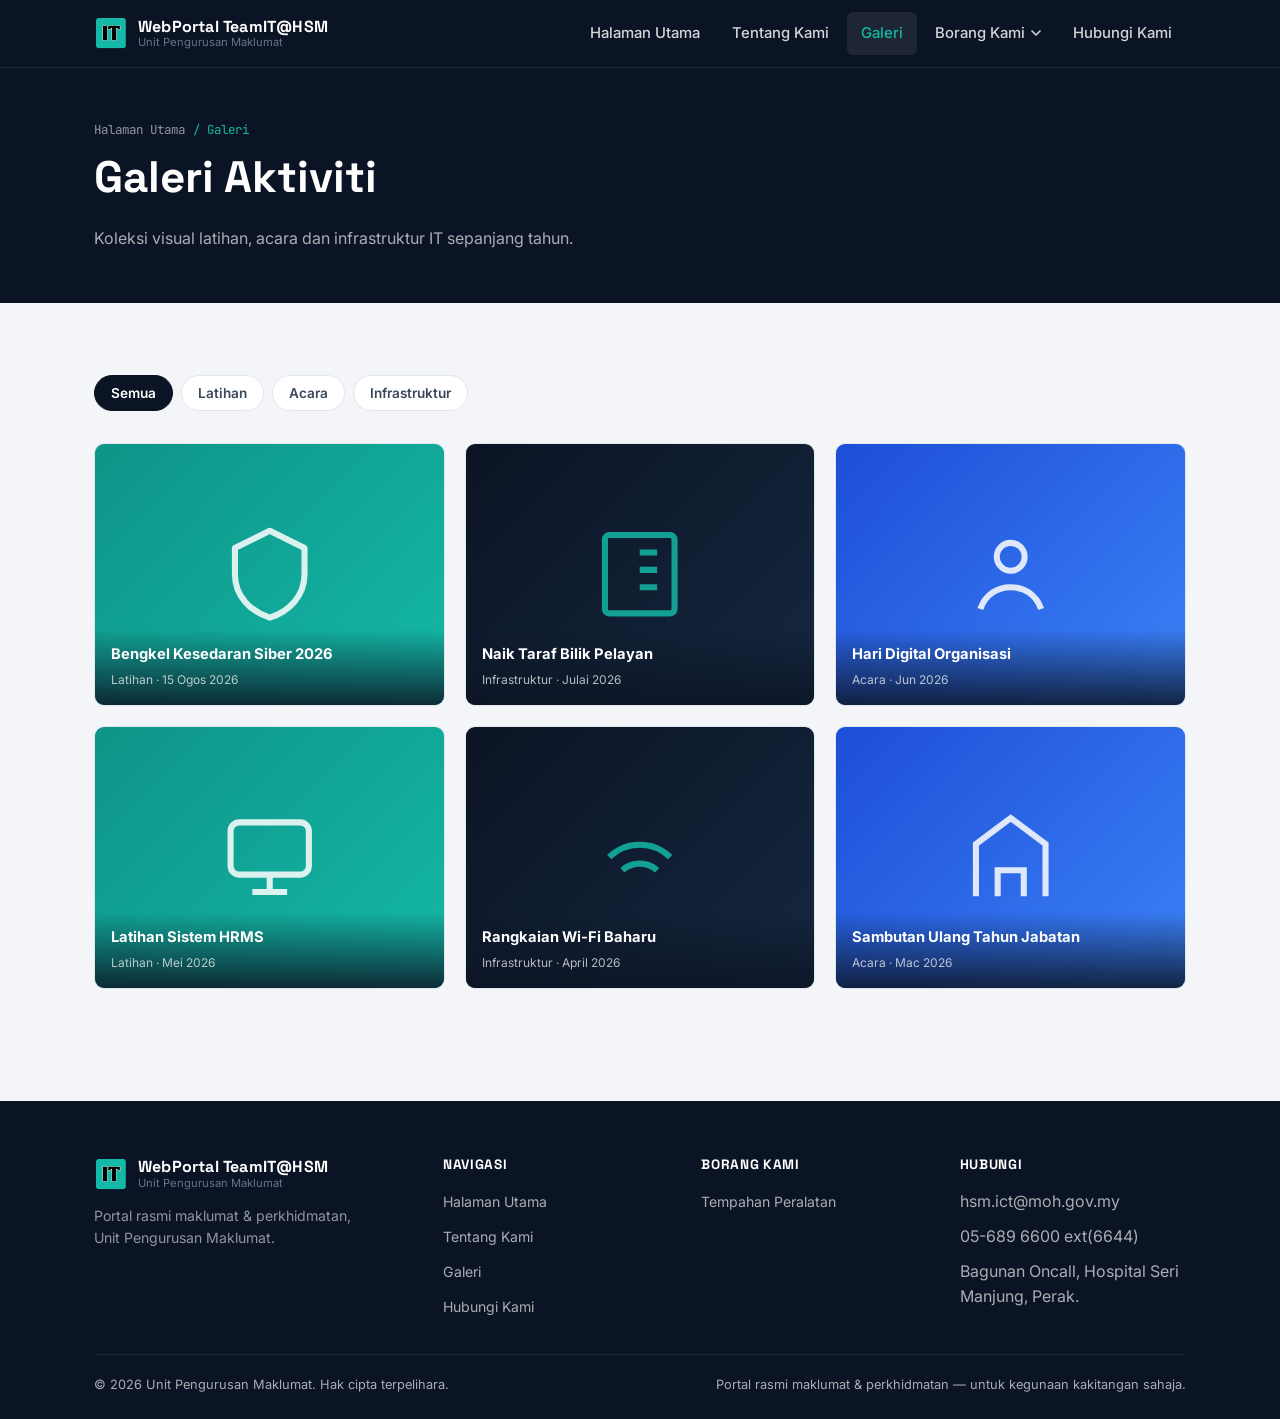
<file: galeri.html>
<!DOCTYPE html>
<html lang="ms">
<head>
<meta charset="UTF-8">
<meta name="viewport" content="width=device-width, initial-scale=1.0">
<title>Portal IT — Galeri</title>
<link rel="stylesheet" href="assets/css/style.css">
<style>
  .filter-row { display: flex; gap: 8px; flex-wrap: wrap; margin-bottom: 32px; }
  .filter-btn {
    font-family: var(--font-body); font-size: 0.85rem; font-weight: 600;
    padding: 9px 16px; border-radius: 999px; border: 1px solid var(--line);
    background: var(--paper-alt); color: var(--ink-700); cursor: pointer;
    transition: all 0.15s ease;
  }
  .filter-btn:hover { border-color: var(--teal-500); color: var(--teal-600); }
  .filter-btn.active { background: var(--navy-950); border-color: var(--navy-950); color: #fff; }

  .gallery-grid { display: grid; grid-template-columns: repeat(3, 1fr); gap: 20px; }
  @media (max-width: 860px) { .gallery-grid { grid-template-columns: repeat(2, 1fr); } }
  @media (max-width: 560px) { .gallery-grid { grid-template-columns: 1fr; } }

  .g-tile {
    position: relative; border-radius: var(--radius-m); overflow: hidden;
    aspect-ratio: 4/3; cursor: pointer; border: 1px solid var(--line);
    display: none;
  }
  .g-tile.show { display: block; }
  .g-tile .g-bg {
    position: absolute; inset: 0; display: flex; align-items: center; justify-content: center;
  }
  .g-tile .g-bg svg { width: 40%; height: 40%; opacity: 0.85; }
  .g-tile .g-caption {
    position: absolute; left: 0; right: 0; bottom: 0; padding: 14px 16px;
    background: linear-gradient(to top, rgba(11,20,36,0.85), rgba(11,20,36,0));
    color: #fff;
  }
  .g-tile .g-caption strong { display: block; font-size: 0.92rem; }
  .g-tile .g-caption span { font-size: 0.75rem; color: rgba(255,255,255,0.7); }

  .g-cat-latihan { background: linear-gradient(135deg, #0E9488, #14B8A6); }
  .g-cat-acara { background: linear-gradient(135deg, #1D4ED8, #3B82F6); }
  .g-cat-infra { background: linear-gradient(135deg, #0B1424, #16273F); }

  /* Modal */
  .modal-overlay {
    position: fixed; inset: 0; background: rgba(11,20,36,0.75);
    display: none; align-items: center; justify-content: center; z-index: 200; padding: 24px;
  }
  .modal-overlay.open { display: flex; }
  .modal-box {
    background: var(--paper-alt); border-radius: var(--radius-m); max-width: 520px; width: 100%;
    overflow: hidden;
  }
  .modal-visual { aspect-ratio: 16/9; display: flex; align-items: center; justify-content: center; }
  .modal-visual svg { width: 30%; height: 30%; opacity: 0.9; }
  .modal-content { padding: 22px 24px; }
  .modal-content span.tag { margin-bottom: 10px; display: inline-block; }
  .modal-close {
    position: absolute; top: 16px; right: 16px; background: rgba(255,255,255,0.15);
    border: none; color: #fff; width: 32px; height: 32px; border-radius: 50%; cursor: pointer;
    display: flex; align-items: center; justify-content: center;
  }
</style>
</head>
<body>

<header class="navbar">
  <div class="container">
    <a href="index.html" class="brand">
      <!-- <svg class="brand-mark" viewBox="0 0 40 40" fill="none" xmlns="http://www.w3.org/2000/svg">
        <rect width="40" height="40" rx="8" fill="#14B8A6"/>
        <path d="M12 27V13M20 27V17M28 27V10" stroke="#0B1424" stroke-width="3" stroke-linecap="round"/>
      </svg> -->
        <!-- SELEPAS (di index.html, tentang-kami.html, galeri.html, hubungi-kami.html) -->
      <img src="assets/img/logo.png" alt="Logo WebPortal TeamIT" class="brand-mark">
      <span class="brand-text"><strong>WebPortal TeamIT@HSM</strong><span>Unit Pengurusan Maklumat</span></span>
    </a>

    <button class="nav-toggle" aria-label="Buka menu" aria-expanded="false">
      <svg width="26" height="26" viewBox="0 0 24 24" fill="none"><path d="M4 6h16M4 12h16M4 18h16" stroke="currentColor" stroke-width="2" stroke-linecap="round"/></svg>
    </button>

    <ul class="nav-links">
      <li><a href="index.html" class="nav-link">Halaman Utama</a></li>
      <li><a href="tentang-kami.html" class="nav-link">Tentang Kami</a></li>
      <li class="active"><a href="galeri.html" class="nav-link">Galeri</a></li>
      <li class="has-dropdown">
        <a href="borang/index.html" class="nav-link">
          Borang Kami
          <svg class="caret" viewBox="0 0 10 6" fill="none"><path d="M1 1l4 4 4-4" stroke="currentColor" stroke-width="1.6" stroke-linecap="round" stroke-linejoin="round"/></svg>
        </a>
        <div class="dropdown">
          <!-- <a href="borang/permohonan-akaun.html"><strong>Permohonan Akaun & Akses</strong><small>Akaun e-mel, sistem dalaman & VPN</small></a> -->
          <!-- <a href="borang/aduan-sistem.html"><strong>Aduan Sistem / Kerosakan</strong><small>Laporkan masalah rangkaian, komputer & sistem</small></a> -->
          <a href="borang/tempahan-peralatan.html"><strong>Tempahan Peralatan IT</strong><small>Projektor, laptop, sistem PA & lain-lain</small></a>
          <!-- <a href="borang/cadangan-penambahbaikan.html"><strong>Cadangan Penambahbaikan</strong><small>Cadangkan penambahbaikan sistem/perkhidmatan</small></a> -->
          <div class="dropdown-footer">
            <a href="borang/index.html">Lihat semua borang →</a>
          </div>
        </div>
      </li>
      <li><a href="hubungi-kami.html" class="nav-link">Hubungi Kami</a></li>
    </ul>
  </div>
</header>

<section class="page-header">
  <div class="container">
    <div class="breadcrumb"><a href="index.html">Halaman Utama</a> / Galeri</div>
    <h1>Galeri Aktiviti</h1>
    <p>Koleksi visual latihan, acara dan infrastruktur IT sepanjang tahun.</p>
  </div>
</section>

<section class="section">
  <div class="container">

    <div class="filter-row">
      <button class="filter-btn active" data-filter="semua">Semua</button>
      <button class="filter-btn" data-filter="latihan">Latihan</button>
      <button class="filter-btn" data-filter="acara">Acara</button>
      <button class="filter-btn" data-filter="infra">Infrastruktur</button>
    </div>

    <div class="gallery-grid">

      <div class="g-tile show" data-cat="latihan" data-title="Bengkel Kesedaran Siber 2026" data-desc="Sesi latihan kesedaran keselamatan siber untuk semua kakitangan bahagian pentadbiran.">
        <div class="g-bg g-cat-latihan"><svg viewBox="0 0 24 24" fill="none" stroke="#fff" stroke-width="1.4"><path d="M12 2l8 4v6c0 5-3.5 8.5-8 10-4.5-1.5-8-5-8-10V6l8-4z" stroke-linejoin="round"/></svg></div>
        <div class="g-caption"><strong>Bengkel Kesedaran Siber 2026</strong><span>Latihan · 15 Ogos 2026</span></div>
      </div>

      <div class="g-tile show" data-cat="infra" data-title="Naik Taraf Bilik Pelayan" data-desc="Pemasangan unit penyaman udara dan rak pelayan baharu bagi meningkatkan kestabilan sistem.">
        <div class="g-bg g-cat-infra"><svg viewBox="0 0 24 24" fill="none" stroke="#14B8A6" stroke-width="1.4"><rect x="4" y="3" width="16" height="18" rx="1"/><path d="M8 7h.01M8 11h.01M8 15h.01M12 7h4M12 11h4M12 15h4"/></svg></div>
        <div class="g-caption"><strong>Naik Taraf Bilik Pelayan</strong><span>Infrastruktur · Julai 2026</span></div>
      </div>

      <div class="g-tile show" data-cat="acara" data-title="Hari Digital Organisasi" data-desc="Pameran teknologi dalaman dan demo sistem baharu kepada seluruh kakitangan.">
        <div class="g-bg g-cat-acara"><svg viewBox="0 0 24 24" fill="none" stroke="#fff" stroke-width="1.4"><circle cx="12" cy="8" r="3.2"/><path d="M5 20c1.2-3.4 4-5 7-5s5.8 1.6 7 5"/></svg></div>
        <div class="g-caption"><strong>Hari Digital Organisasi</strong><span>Acara · Jun 2026</span></div>
      </div>

      <div class="g-tile show" data-cat="latihan" data-title="Latihan Sistem Baharu HRMS" data-desc="Taklimat penggunaan sistem HRMS versi terkini untuk kumpulan pentadbiran sumber manusia.">
        <div class="g-bg g-cat-latihan"><svg viewBox="0 0 24 24" fill="none" stroke="#fff" stroke-width="1.4"><rect x="3" y="4" width="18" height="12" rx="2"/><path d="M8 20h8M12 16v4"/></svg></div>
        <div class="g-caption"><strong>Latihan Sistem HRMS</strong><span>Latihan · Mei 2026</span></div>
      </div>

      <div class="g-tile show" data-cat="infra" data-title="Pemasangan Rangkaian Wi-Fi Baharu" data-desc="Liputan capaian Wi-Fi diperluas ke seluruh aras bangunan bagi keselesaan kakitangan.">
        <div class="g-bg g-cat-infra"><svg viewBox="0 0 24 24" fill="none" stroke="#14B8A6" stroke-width="1.4"><path d="M5 12a10 10 0 0114 0M8 15a6 6 0 018 0M12 18h.01"/></svg></div>
        <div class="g-caption"><strong>Rangkaian Wi-Fi Baharu</strong><span>Infrastruktur · April 2026</span></div>
      </div>

      <div class="g-tile show" data-cat="acara" data-title="Sambutan Ulang Tahun Jabatan IT" data-desc="Aktiviti kebersamaan dan penghargaan kepada ahli pasukan sepanjang tahun berkhidmat.">
        <div class="g-bg g-cat-acara"><svg viewBox="0 0 24 24" fill="none" stroke="#fff" stroke-width="1.4"><path d="M4 21V9l8-6 8 6v12M9 21v-6h6v6"/></svg></div>
        <div class="g-caption"><strong>Sambutan Ulang Tahun Jabatan</strong><span>Acara · Mac 2026</span></div>
      </div>

    </div>
  </div>
</section>

<footer class="site-footer">
  <div class="container">
    <div class="footer-grid">
      <div class="footer-brand">
         <div class="brand" style="margin-bottom:14px;">
         
         <img src="assets/img/logo.png" alt="Logo WebPortal TeamIT" class="brand-mark">
      <span class="brand-text"><strong>WebPortal TeamIT@HSM</strong><span>Unit Pengurusan Maklumat</span></span>
        </div>
        <p>Portal rasmi maklumat & perkhidmatan, Unit Pengurusan Maklumat.</p>

      </div>
      <div>
        <h4>Navigasi</h4>
        <ul>
          <li><a href="index.html">Halaman Utama</a></li>
          <li><a href="tentang-kami.html">Tentang Kami</a></li>
          <li><a href="galeri.html">Galeri</a></li>
          <li><a href="hubungi-kami.html">Hubungi Kami</a></li>
        </ul>
      </div>
      <div>
        <h4>Borang Kami</h4>
        <ul>
          <!-- <li><a href="borang/permohonan-akaun.html">Permohonan Akaun</a></li> -->
          <!-- <li><a href="borang/aduan-sistem.html">Aduan Sistem</a></li> -->
          <li><a href="borang/tempahan-peralatan.html">Tempahan Peralatan</a></li>
          <!-- <li><a href="borang/cadangan-penambahbaikan.html">Cadangan</a></li> -->
        </ul>
      </div>
      <div>
        <h4>Hubungi</h4>
        <ul>
          <li>hsm.ict@moh.gov.my</li>
          <li>05-689 6600 ext(6644)</li>
          <li>Bagunan Oncall, Hospital Seri Manjung, Perak.</li>
        </ul>
      </div>
    </div>
    <div class="footer-bottom">
      <span>© 2026 Unit Pengurusan Maklumat. Hak cipta terpelihara.</span>
      <span>Portal rasmi maklumat & perkhidmatan — untuk kegunaan kakitangan sahaja.</span>
    </div>
  </div>
</footer>

<!-- Modal untuk paparan penuh -->
<div class="modal-overlay" id="galleryModal">
  <div class="modal-box" style="position:relative;">
    <button class="modal-close" id="modalClose">
      <svg width="16" height="16" viewBox="0 0 24 24" fill="none"><path d="M5 5l14 14M19 5L5 19" stroke="#fff" stroke-width="2" stroke-linecap="round"/></svg>
    </button>
    <div class="modal-visual" id="modalVisual"></div>
    <div class="modal-content">
      <h3 id="modalTitle" style="margin-bottom:8px;"></h3>
      <p id="modalDesc" style="margin:0;"></p>
    </div>
  </div>
</div>

<script src="assets/js/main.js"></script>
<script>
  // Filter gallery by category
  var filterBtns = document.querySelectorAll('.filter-btn');
  var tiles = document.querySelectorAll('.g-tile');

  filterBtns.forEach(function (btn) {
    btn.addEventListener('click', function () {
      filterBtns.forEach(function (b) { b.classList.remove('active'); });
      btn.classList.add('active');
      var filter = btn.getAttribute('data-filter');

      tiles.forEach(function (tile) {
        var match = filter === 'semua' || tile.getAttribute('data-cat') === filter;
        tile.classList.toggle('show', match);
      });
    });
  });

  // Modal (lightbox) on tile click
  var modal = document.getElementById('galleryModal');
  var modalVisual = document.getElementById('modalVisual');
  var modalTitle = document.getElementById('modalTitle');
  var modalDesc = document.getElementById('modalDesc');

  tiles.forEach(function (tile) {
    tile.addEventListener('click', function () {
      var bgClass = tile.querySelector('.g-bg').className.replace('g-bg', '').trim();
      var iconHTML = tile.querySelector('.g-bg svg').outerHTML;
      modalVisual.className = 'modal-visual ' + bgClass;
      modalVisual.innerHTML = iconHTML;
      modalTitle.textContent = tile.getAttribute('data-title');
      modalDesc.textContent = tile.getAttribute('data-desc');
      modal.classList.add('open');
    });
  });

  document.getElementById('modalClose').addEventListener('click', function () {
    modal.classList.remove('open');
  });
  modal.addEventListener('click', function (e) {
    if (e.target === modal) modal.classList.remove('open');
  });
</script>
</body>
</html>
</file>
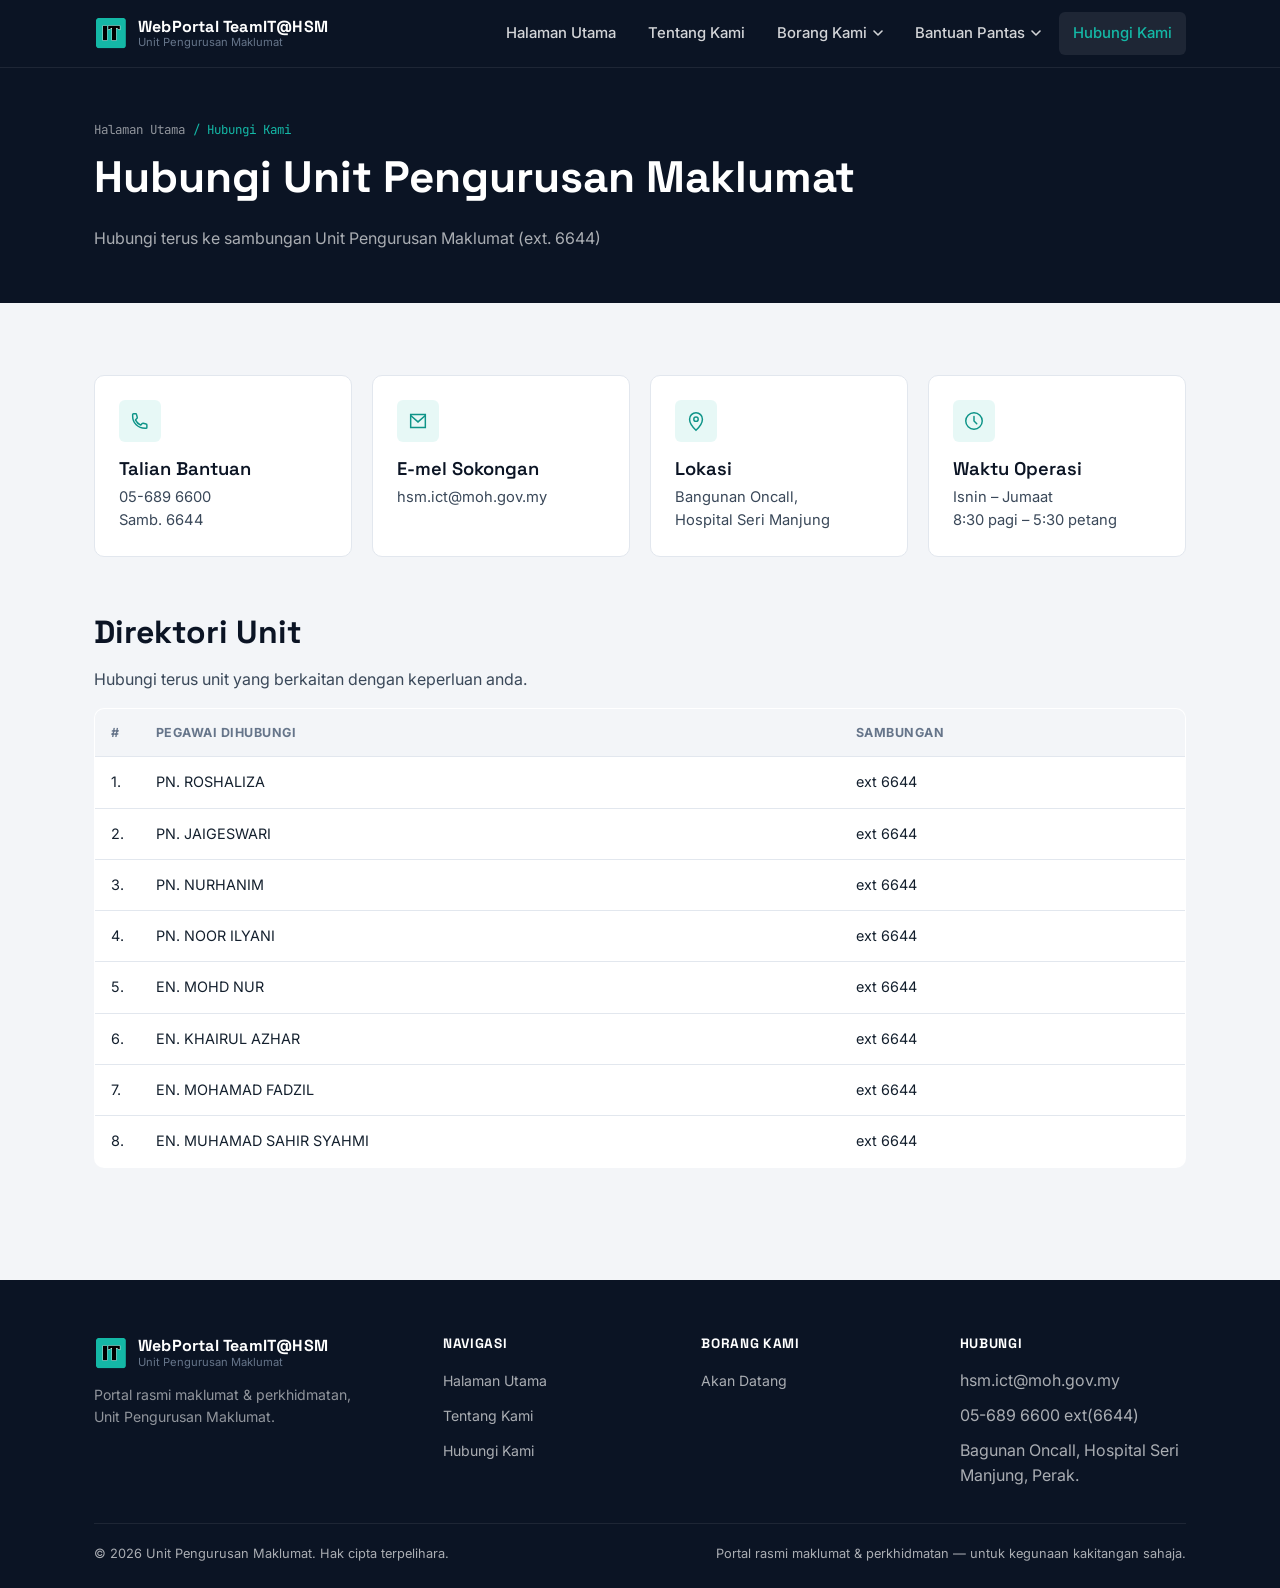
<file: hubungi-kami.html>
<!DOCTYPE html>
<html lang="ms">
<head>
<meta charset="UTF-8">
<meta name="viewport" content="width=device-width, initial-scale=1.0">
<title>WebPortal TeamIT — Hubungi Kami</title>
 <!-- Kod Favicon PNG di sini -->
<link rel="icon" type="image/png" href="assets/img/logo.png">
<link rel="stylesheet" href="assets/css/style.css">
<style>
  
  @media (max-width: 900px) { .contact-layout { grid-template-columns: 1fr; } }

  .directory-table { width: 100%; border-collapse: collapse; background: var(--paper-alt); border: 1px solid var(--line); border-radius: var(--radius-m); overflow: hidden; }
  .directory-table th, .directory-table td { text-align: left; padding: 14px 16px; font-size: 0.9rem; border-bottom: 1px solid var(--line); }
  .directory-table th { background: var(--paper); font-size: 0.78rem; text-transform: uppercase; letter-spacing: 0.04em; color: var(--ink-500); }
  .directory-table tr:last-child td { border-bottom: none; }

  .form-box { background: var(--paper-alt); border: 1px solid var(--line); border-radius: var(--radius-m); padding: 28px; }
  .field { margin-bottom: 18px; }
  .field label { display: block; font-size: 0.85rem; font-weight: 600; margin-bottom: 6px; color: var(--ink-900); }
  .field input, .field select, .field textarea {
    width: 100%; padding: 11px 13px; border: 1px solid var(--line); border-radius: var(--radius-s);
    font-family: var(--font-body); font-size: 0.92rem; color: var(--ink-900); background: var(--paper);
  }
  .field input:focus, .field select:focus, .field textarea:focus { outline: 2px solid var(--teal-500); outline-offset: 1px; border-color: var(--teal-500); }
  .field textarea { resize: vertical; min-height: 110px; }
  .form-note { font-size: 0.82rem; color: var(--ink-500); margin-top: 14px; }
  .success-banner {
    display: none; align-items: center; gap: 10px; background: rgba(20,184,166,0.1); color: var(--teal-600);
    border: 1px solid rgba(20,184,166,0.3); padding: 12px 16px; border-radius: var(--radius-s); font-size: 0.88rem; margin-bottom: 18px;
  }
  .success-banner.show { display: flex; }
</style>
</head>
<body>

<header class="navbar">
  <div class="container">
    <a href="index.html" class="brand">
      <!-- <svg class="brand-mark" viewBox="0 0 40 40" fill="none" xmlns="http://www.w3.org/2000/svg">
        <rect width="40" height="40" rx="8" fill="#14B8A6"/>
        <path d="M12 27V13M20 27V17M28 27V10" stroke="#0B1424" stroke-width="3" stroke-linecap="round"/>
      </svg> -->
        <img src="assets/img/logo.png" alt="Logo WebPortal TeamIT" class="brand-mark">
      <span class="brand-text"><strong>WebPortal TeamIT@HSM</strong><span>Unit Pengurusan Maklumat</span></span>
    </a>

    <button class="nav-toggle" aria-label="Buka menu" aria-expanded="false">
      <svg width="26" height="26" viewBox="0 0 24 24" fill="none"><path d="M4 6h16M4 12h16M4 18h16" stroke="currentColor" stroke-width="2" stroke-linecap="round"/></svg>
    </button>

    <ul class="nav-links">
      <li><a href="index.html" class="nav-link">Halaman Utama</a></li>
      <li><a href="tentang-kami.html" class="nav-link">Tentang Kami</a></li>
      <!-- <li><a href="galeri.html" class="nav-link">Gallery</a></li> -->
      <li class="has-dropdown">
        <a href="borang/index.html" class="nav-link">
          Borang Kami
          <svg class="caret" viewBox="0 0 10 6" fill="none"><path d="M1 1l4 4 4-4" stroke="currentColor" stroke-width="1.6" stroke-linecap="round" stroke-linejoin="round"/></svg>
        </a>
        <div class="dropdown">
         <a href="#"><strong>Borang Kami</strong><small>Fungsi ini akan datang</small></a>
          <!-- <a href="borang/permohonan-akaun.html"><strong>Permohonan Akaun & Akses</strong><small>Akaun e-mel, sistem dalaman & VPN</small></a> -->
          <!-- <a href="borang/aduan-sistem.html"><strong>Aduan Sistem / Kerosakan</strong><small>Laporkan masalah rangkaian, komputer & sistem</small></a> -->
          <!-- <a href="borang/tempahan-peralatan.html"><strong>Tempahan Peralatan IT</strong><small>Projektor, laptop, sistem PA & lain-lain</small></a> -->
          <!-- <a href="borang/cadangan-penambahbaikan.html"><strong>Cadangan Penambahbaikan</strong><small>Cadangkan penambahbaikan sistem/perkhidmatan</small></a> -->
          <!-- <div class="dropdown-footer">
            <a href="borang/index.html">Lihat semua borang →</a>
          </div> -->
        </div>
      </li>
       <li class="has-dropdown">
        <a href="borang/index.html" class="nav-link">Bantuan Pantas
           <svg class="caret" viewBox="0 0 10 6" fill="none"><path d="M1 1l4 4 4-4" stroke="currentColor" stroke-width="1.6" stroke-linecap="round" stroke-linejoin="round"/></svg>
        </a>
        <div class="dropdown">
          <a href="bantuan.html"><strong>URL Pantas</strong><small>Pautan url ini ada Internet & Intranet</small></a>
        </div>
      </li>
      <li class="active"><a href="hubungi-kami.html" class="nav-link">Hubungi Kami</a></li>
    </ul>
  </div>
</header>

<section class="page-header">
  <div class="container">
    <div class="breadcrumb"><a href="index.html">Halaman Utama</a> / Hubungi Kami</div>
    <h1>Hubungi Unit Pengurusan Maklumat</h1>
    <p>Hubungi terus ke sambungan Unit Pengurusan Maklumat (ext. 6644)</p>
  </div>
</section>

<section class="section">
  <div class="container">

    <div class="grid grid-4" style="margin-bottom:56px;">
      <div class="card">
        <div class="card-icon"><svg viewBox="0 0 24 24" fill="none"><path d="M4 5c0-.6.4-1 1-1h2.2c.5 0 .9.3 1 .8l.8 3.2c.1.4 0 .8-.3 1.1L7 10.8c1.2 2.5 3.2 4.5 5.7 5.7l1.7-1.7c.3-.3.7-.4 1.1-.3l3.2.8c.5.1.8.5.8 1V19c0 .6-.4 1-1 1h-1C9.8 20 4 14.2 4 6.9V5z" stroke="currentColor" stroke-width="1.6" stroke-linejoin="round"/></svg></div>
        <h3>Talian Bantuan</h3>
        <p>05-689 6600<br>Samb. 6644</p>
      </div>
      <div class="card">
        <div class="card-icon"><svg viewBox="0 0 24 24" fill="none"><path d="M4 5h16v14H4z" stroke="currentColor" stroke-width="1.6"/><path d="M4 6l8 7 8-7" stroke="currentColor" stroke-width="1.6"/></svg></div>
        <h3>E-mel Sokongan</h3>
        <p>hsm.ict@moh.gov.my</p>
      </div>
      <div class="card">
        <div class="card-icon"><svg viewBox="0 0 24 24" fill="none"><path d="M12 22s7-6.5 7-12a7 7 0 10-14 0c0 5.5 7 12 7 12z" stroke="currentColor" stroke-width="1.6"/><circle cx="12" cy="10" r="2.4" stroke="currentColor" stroke-width="1.6"/></svg></div>
        <h3>Lokasi</h3>
        <p>Bangunan Oncall,<br>Hospital Seri Manjung</p>
      </div>
      <div class="card">
        <div class="card-icon"><svg viewBox="0 0 24 24" fill="none"><circle cx="12" cy="12" r="9" stroke="currentColor" stroke-width="1.6"/><path d="M12 7v5l3 3" stroke="currentColor" stroke-width="1.6" stroke-linecap="round"/></svg></div>
        <h3>Waktu Operasi</h3>
        <p>Isnin – Jumaat<br>8:30 pagi – 5:30 petang</p>
      </div>
    </div>

    <div class="contact-layout">
      <div>
        <h2>Direktori Unit</h2>
        <p>Hubungi terus unit yang berkaitan dengan keperluan anda.</p>
        <table class="directory-table">
          <thead>
            <tr><th style="width: 5px;">#</th><th>Pegawai Dihubungi</th><th>Sambungan</th></tr>
          </thead>
          <tbody>
            <tr><td>1.</td><td>PN. ROSHALIZA</td><td>ext 6644</td></tr>
            <tr><td>2.</td><td>PN. JAIGESWARI</td><td>ext 6644</td></tr>
            <tr><td>3.</td><td>PN. NURHANIM</td><td>ext 6644</td></tr>
            <tr><td>4.</td><td>PN. NOOR ILYANI</td><td>ext 6644</td></tr>
            <tr><td>5.</td><td>EN. MOHD NUR</td><td>ext 6644</td></tr>
            <tr><td>6.</td><td>EN. KHAIRUL AZHAR</td><td>ext 6644</td></tr>
            <tr><td>7.</td><td>EN. MOHAMAD FADZIL</td><td>ext 6644</td></tr>
            <tr><td>8.</td><td>EN. MUHAMAD SAHIR SYAHMI</td><td>ext 6644</td></tr>
          </tbody>
        </table>
      </div>

      <!-- <div>
        <h2>Hantar Mesej</h2>
        <p>Isi ruangan di bawah — mesej akan dibuka melalui aplikasi e-mel anda untuk dihantar terus kepada unit sokongan IT.</p>

        <div class="form-box">
          <div class="success-banner" id="successBanner">
            <svg width="18" height="18" viewBox="0 0 24 24" fill="none"><path d="M5 13l4 4L19 7" stroke="currentColor" stroke-width="2" stroke-linecap="round" stroke-linejoin="round"/></svg>
            Aplikasi e-mel anda akan dibuka dengan mesej yang telah diisi.
          </div>

          <form id="contactForm">
            <div class="field">
              <label for="cName">Nama Penuh</label>
              <input type="text" id="cName" required placeholder="Contoh: Aiman Zulkifli">
            </div>
            <div class="field">
              <label for="cUnit">Bahagian / Jabatan</label>
              <input type="text" id="cUnit" required placeholder="Contoh: Bahagian Kewangan">
            </div>
            <div class="field">
              <label for="cSubjek">Subjek</label>
              <select id="cSubjek">
                <option>Pertanyaan Am</option>
                <option>Masalah Teknikal</option>
                <option>Cadangan / Maklum Balas</option>
                <option>Lain-lain</option>
              </select>
            </div>
            <div class="field">
              <label for="cMesej">Mesej</label>
              <textarea id="cMesej" required placeholder="Nyatakan mesej anda di sini..."></textarea>
            </div>
            <button type="submit" class="btn btn-primary" style="width:100%; justify-content:center;">Hantar Mesej</button>
            <p class="form-note">Mesej akan dihantar ke it-support@syarikat.com.my melalui aplikasi e-mel lalai peranti anda.</p>
          </form>
        </div>
      </div> -->
    </div>

  </div>
</section>

<footer class="site-footer">
  <div class="container">
    <div class="footer-grid">
      <div class="footer-brand">
        <div class="brand" style="margin-bottom:14px;">
          <!-- <svg class="brand-mark" viewBox="0 0 40 40" fill="none"><rect width="40" height="40" rx="8" fill="#14B8A6"/><path d="M12 27V13M20 27V17M28 27V10" stroke="#0B1424" stroke-width="3" stroke-linecap="round"/></svg> -->
            <img src="assets/img/logo.png" alt="Logo WebPortal TeamIT" class="brand-mark">
      <span class="brand-text"><strong>WebPortal TeamIT@HSM</strong><span>Unit Pengurusan Maklumat</span></span>
        </div>
        <p>Portal rasmi maklumat & perkhidmatan, Unit Pengurusan Maklumat.</p>
      </div>
      <div>
        <h4>Navigasi</h4>
        <ul>
          <li><a href="index.html">Halaman Utama</a></li>
          <li><a href="tentang-kami.html">Tentang Kami</a></li>
          <!-- <li><a href="galeri.html">Galeri</a></li> -->
          <li><a href="hubungi-kami.html">Hubungi Kami</a></li>
        </ul>
      </div>
      <div>
        <h4>Borang Kami</h4>
        <ul>
          <li><a href="#">Akan Datang</a></li>
          <!-- <li><a href="borang/permohonan-akaun.html">Permohonan Akaun</a></li> -->
          <!-- <li><a href="borang/aduan-sistem.html">Aduan Sistem</a></li> -->
          <!-- <li><a href="borang/tempahan-peralatan.html">Tempahan Peralatan</a></li> -->
          <!-- <li><a href="borang/cadangan-penambahbaikan.html">Cadangan</a></li> -->
        </ul>
      </div>
      <div>
        <h4>Hubungi</h4>
       <ul>
          <li>hsm.ict@moh.gov.my</li>
          <li>05-689 6600 ext(6644)</li>
          <li>Bagunan Oncall, Hospital Seri Manjung, Perak.</li>
        </ul>
      </div>
    </div>
    <div class="footer-bottom">
      <span>© 2026 Unit Pengurusan Maklumat. Hak cipta terpelihara.</span>
      <span>Portal rasmi maklumat & perkhidmatan — untuk kegunaan kakitangan sahaja.</span>
    </div>
  </div>
</footer>

<script src="assets/js/main.js"></script>
<script>
  document.getElementById('contactForm').addEventListener('submit', function (e) {
    e.preventDefault();

    var nama = document.getElementById('cName').value;
    var unit = document.getElementById('cUnit').value;
    var subjek = document.getElementById('cSubjek').value;
    var mesej = document.getElementById('cMesej').value;

    var badan = 'Nama: ' + nama + '\nBahagian: ' + unit + '\n\nMesej:\n' + mesej;
    var mailto = 'mailto:it-support@syarikat.com.my'
      + '?subject=' + encodeURIComponent('[Portal IT] ' + subjek + ' — ' + nama)
      + '&body=' + encodeURIComponent(badan);

    document.getElementById('successBanner').classList.add('show');
    window.location.href = mailto;
  });
</script>
</body>
</html>
</file>
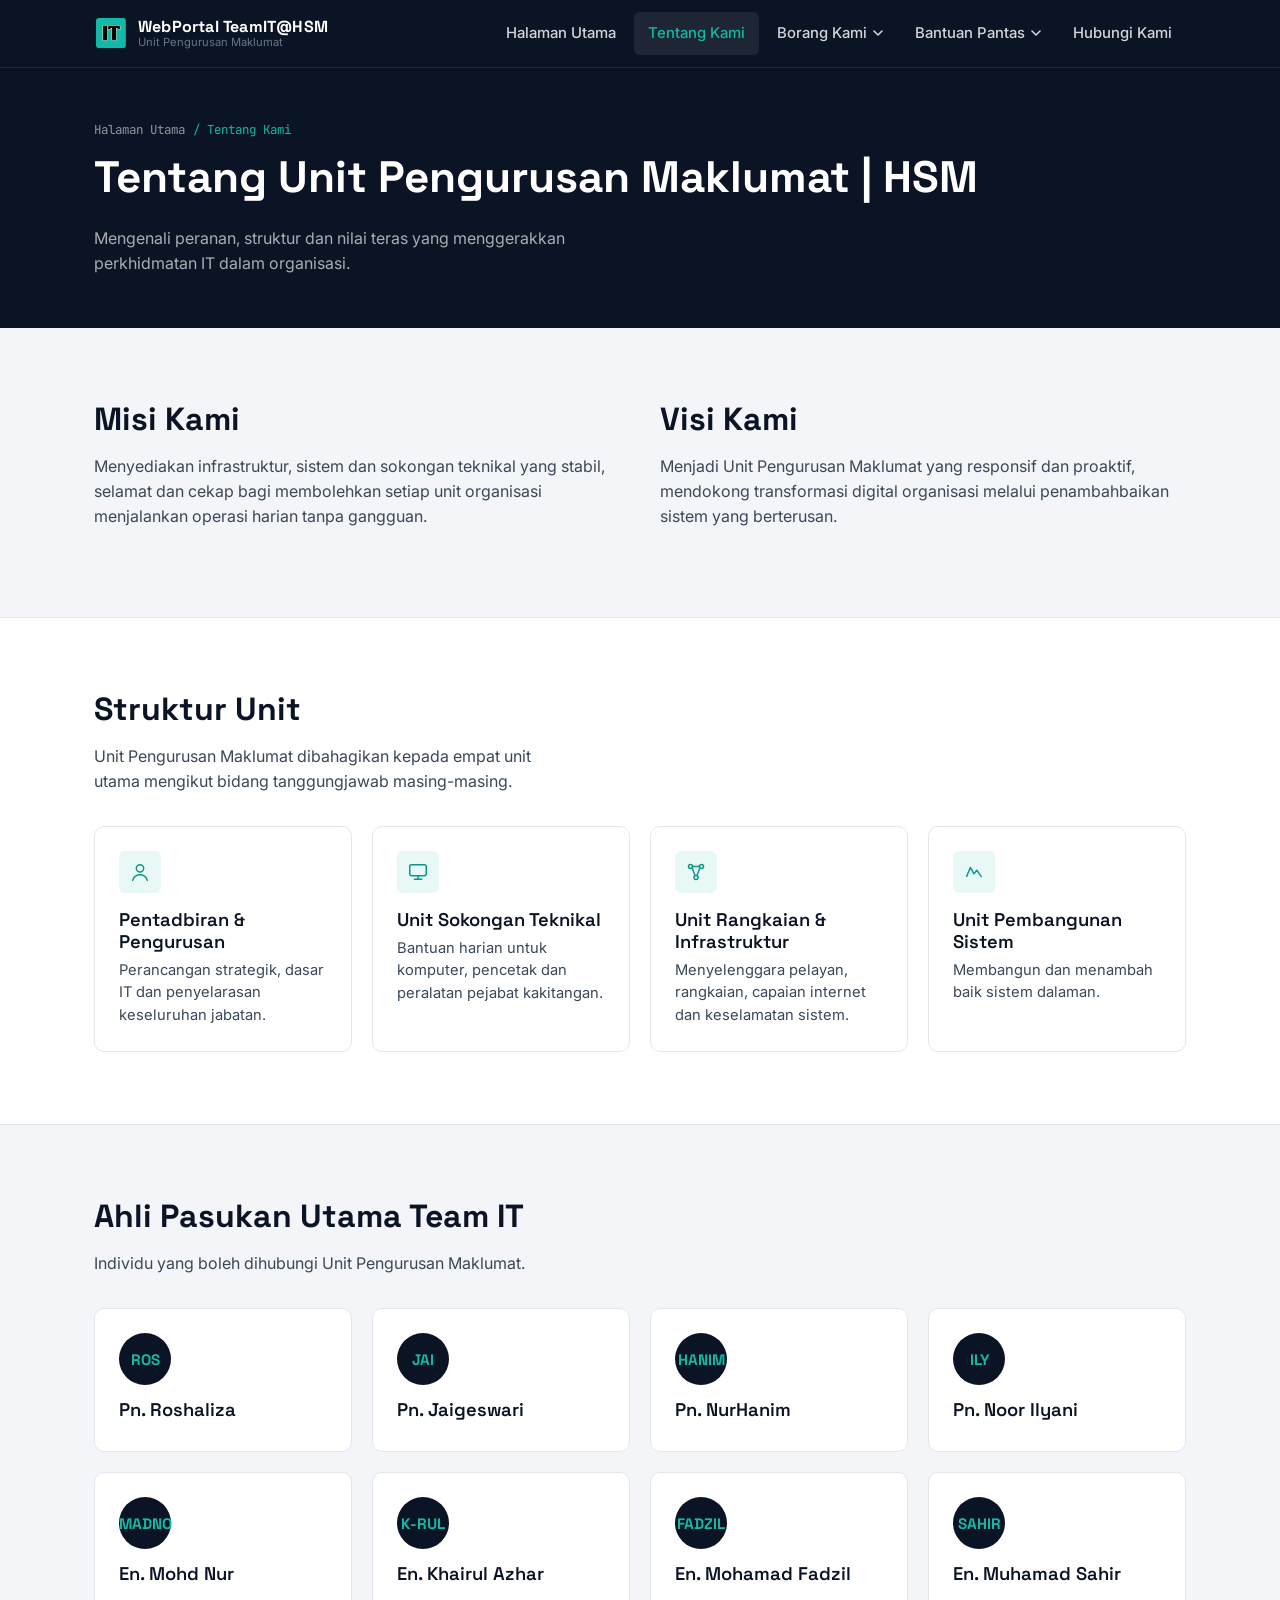
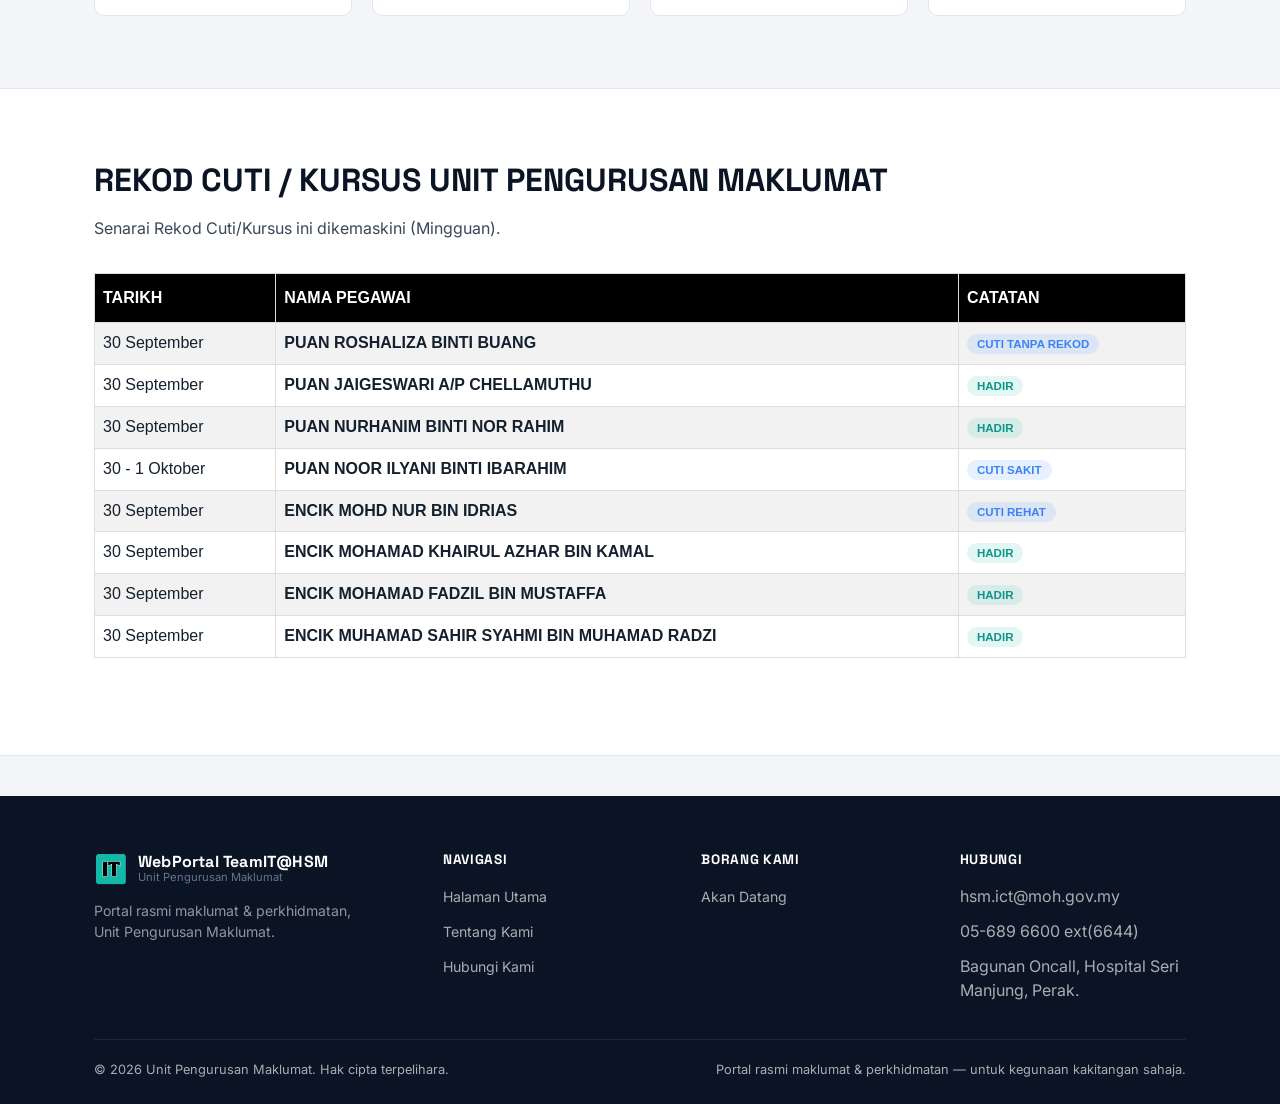
<file: tentang-kami.html>
<!DOCTYPE html>
<html lang="ms">
<head>
<meta charset="UTF-8">
<meta name="viewport" content="width=device-width, initial-scale=1.0">
<title>WebPortal TeamIT — Tentang Kami</title>
 <!-- Kod Favicon PNG di sini -->
<link rel="icon" type="image/png" href="assets/img/logo.png">
<link rel="stylesheet" href="assets/css/style.css">

<style>
  table{
    font-family: Arial, Helvetica, sans-serif;
    border-collapse: collapse;
    width: 100%;
  }

  td, th {
  border: 1px solid #ddd;
  padding: 8px;
  }

  tr:nth-child(even){background-color: #f2f2f2;}

  tr:hover {background-color: #ddd;}

  th {
  padding-top: 12px;
  padding-bottom: 12px;
  text-align: left;
  background-color: #000;
  color: white;
}
</style>

</head>
<body>

<header class="navbar">
  <div class="container">
    <a href="index.html" class="brand">
      <!-- <svg class="brand-mark" viewBox="0 0 40 40" fill="none" xmlns="http://www.w3.org/2000/svg">
        <rect width="40" height="40" rx="8" fill="#14B8A6"/>
        <path d="M12 27V13M20 27V17M28 27V10" stroke="#0B1424" stroke-width="3" stroke-linecap="round"/>
      </svg> -->
        <!-- SELEPAS (di index.html, tentang-kami.html, galeri.html, hubungi-kami.html) -->
      <img src="assets/img/logo.png" alt="Logo WebPortal TeamIT" class="brand-mark">
      <span class="brand-text"><strong>WebPortal TeamIT@HSM</strong><span>Unit Pengurusan Maklumat</span></span>
    </a>

    <button class="nav-toggle" aria-label="Buka menu" aria-expanded="false">
      <svg width="26" height="26" viewBox="0 0 24 24" fill="none"><path d="M4 6h16M4 12h16M4 18h16" stroke="currentColor" stroke-width="2" stroke-linecap="round"/></svg>
    </button>

    <ul class="nav-links">
      <li><a href="index.html" class="nav-link">Halaman Utama</a></li>
      <li class="active"><a href="tentang-kami.html" class="nav-link">Tentang Kami</a></li>
      <!-- <li><a href="galeri.html" class="nav-link">Galeri</a></li> -->
      <li class="has-dropdown">
        <a href="borang/index.html" class="nav-link">
          Borang Kami
          <svg class="caret" viewBox="0 0 10 6" fill="none"><path d="M1 1l4 4 4-4" stroke="currentColor" stroke-width="1.6" stroke-linecap="round" stroke-linejoin="round"/></svg>
        </a>
        <div class="dropdown">
          <a href="#"><strong>Borang Kami</strong><small>Fungsi ini akan datang</small></a>
          <!-- <a href="borang/permohonan-akaun.html"><strong>Permohonan Akaun & Akses</strong><small>Akaun e-mel, sistem dalaman & VPN</small></a> -->
          <!-- <a href="borang/aduan-sistem.html"><strong>Aduan Sistem / Kerosakan</strong><small>Laporkan masalah rangkaian, komputer & sistem</small></a> -->
          <!-- <a href="borang/tempahan-peralatan.html"><strong>Tempahan Peralatan IT</strong><small>Projektor, laptop, sistem PA & lain-lain</small></a> -->
          <!-- <a href="borang/cadangan-penambahbaikan.html"><strong>Cadangan Penambahbaikan</strong><small>Cadangkan penambahbaikan sistem/perkhidmatan</small></a> -->
          <!-- <div class="dropdown-footer">
            <a href="borang/index.html">Lihat semua borang →</a>
          </div> -->
        </div>
      </li>
       <li class="has-dropdown">
        <a href="borang/index.html" class="nav-link">Bantuan Pantas
           <svg class="caret" viewBox="0 0 10 6" fill="none"><path d="M1 1l4 4 4-4" stroke="currentColor" stroke-width="1.6" stroke-linecap="round" stroke-linejoin="round"/></svg>
        </a>
        <div class="dropdown">
          <a href="bantuan.html"><strong>URL Pantas</strong><small>Pautan url ini ada Internet & Intranet</small></a>
        </div>
      </li>
      <li><a href="hubungi-kami.html" class="nav-link">Hubungi Kami</a></li>
    </ul>
  </div>
</header>

<section class="page-header">
  <div class="container">
    <div class="breadcrumb"><a href="index.html">Halaman Utama</a> / Tentang Kami</div>
    <h1>Tentang Unit Pengurusan Maklumat | HSM</h1>
    <p>Mengenali peranan, struktur dan nilai teras yang menggerakkan perkhidmatan IT dalam organisasi.</p>
  </div>
</section>

<section class="section">
  <div class="container">
    <div class="grid grid-2" style="align-items:start; gap:40px;">
      <div>
        <h2>Misi Kami</h2>
        <p>Menyediakan infrastruktur, sistem dan sokongan teknikal yang stabil, selamat dan cekap bagi membolehkan setiap unit organisasi menjalankan operasi harian tanpa gangguan.</p>
      </div>
      <div>
        <h2>Visi Kami</h2>
        <p>Menjadi Unit Pengurusan Maklumat yang responsif dan proaktif, mendokong transformasi digital organisasi melalui penambahbaikan sistem yang berterusan.</p>
      </div>
    </div>
  </div>
</section>

<section class="section section--alt">
  <div class="container">
    <div class="eyebrow-row">
      <div>
        <h2>Struktur Unit</h2>
        <p>Unit Pengurusan Maklumat dibahagikan kepada empat unit utama mengikut bidang tanggungjawab masing-masing.</p>
      </div>
    </div>

    <div class="grid grid-4">
      <div class="card">
        <div class="card-icon"><svg viewBox="0 0 24 24" fill="none"><path d="M4 21c1.5-4 5-6 8-6s6.5 2 8 6" stroke="currentColor" stroke-width="1.6" stroke-linecap="round"/><circle cx="12" cy="8" r="4" stroke="currentColor" stroke-width="1.6"/></svg></div>
        <h3>Pentadbiran & Pengurusan</h3>
        <p>Perancangan strategik, dasar IT dan penyelarasan keseluruhan jabatan.</p>
      </div>
      <div class="card">
        <div class="card-icon"><svg viewBox="0 0 24 24" fill="none"><rect x="3" y="4" width="18" height="12" rx="2" stroke="currentColor" stroke-width="1.6"/><path d="M8 20h8M12 16v4" stroke="currentColor" stroke-width="1.6" stroke-linecap="round"/></svg></div>
        <h3>Unit Sokongan Teknikal</h3>
        <p>Bantuan harian untuk komputer, pencetak dan peralatan pejabat kakitangan.</p>
      </div>
      <div class="card">
        <div class="card-icon"><svg viewBox="0 0 24 24" fill="none"><circle cx="6" cy="6" r="2.2" stroke="currentColor" stroke-width="1.6"/><circle cx="18" cy="6" r="2.2" stroke="currentColor" stroke-width="1.6"/><circle cx="12" cy="18" r="2.2" stroke="currentColor" stroke-width="1.6"/><path d="M7.7 7.3L11 16M16.3 7.3L13 16M8 6h8" stroke="currentColor" stroke-width="1.6"/></svg></div>
        <h3>Unit Rangkaian & Infrastruktur</h3>
        <p>Menyelenggara pelayan, rangkaian, capaian internet dan keselamatan sistem.</p>
      </div>
      <div class="card">
        <div class="card-icon"><svg viewBox="0 0 24 24" fill="none"><path d="M4 17l4-10 4 7 3-4 5 7" stroke="currentColor" stroke-width="1.6" stroke-linecap="round" stroke-linejoin="round"/></svg></div>
        <h3>Unit Pembangunan Sistem</h3>
        <p>Membangun dan menambah baik sistem dalaman.</p>
      </div>
    </div>
  </div>
</section>

<section class="section">
  <div class="container">
    <div class="eyebrow-row">
      <div>
        <h2>Ahli Pasukan Utama Team IT</h2>
        <p>Individu yang boleh dihubungi Unit Pengurusan Maklumat.</p>
      </div>
    </div>

    <div class="grid grid-4">
      <div class="card">
        <div class="avatar">ROS</div>
        <h3 style="margin-top:14px;">Pn. Roshaliza</h3>
        <!-- <p>Ketua Team IT</p> -->
      </div>
      <div class="card">
        <div class="avatar">JAI</div>
        <h3 style="margin-top:14px;">Pn. Jaigeswari</h3>
        <!-- <p>Ketua Unit Rangkaian & Infrastruktur</p> -->
      </div>
      <div class="card">
        <div class="avatar">HANIM</div>
        <h3 style="margin-top:14px;">Pn. NurHanim</h3>
        <!-- <p>Ketua Unit Sokongan Teknikal</p> -->
      </div>
      <div class="card">
        <div class="avatar">ILY</div>
        <h3 style="margin-top:14px;">Pn. Noor Ilyani</h3>
        <!-- <p>Ketua Unit Pembangunan Sistem</p> -->
      </div>
      <div class="card">
        <div class="avatar">MADNO</div>
        <h3 style="margin-top:14px;">En. Mohd Nur</h3>
        <!-- <p>Ketua Unit Pembangunan Sistem</p> -->
      </div>
      <div class="card">
        <div class="avatar">K-RUL</div>
        <h3 style="margin-top:14px;">En. Khairul Azhar</h3>
        <!-- <p>Ketua Unit Pembangunan Sistem</p> -->
      </div>
      <div class="card">
        <div class="avatar">FADZIL</div>
        <h3 style="margin-top:14px;">En. Mohamad Fadzil</h3>
        <!-- <p>Ketua Unit Pembangunan Sistem</p> -->
      </div>
      <div class="card">
        <div class="avatar">SAHIR</div>
        <h3 style="margin-top:14px;">En. Muhamad Sahir</h3>
        <!-- <p>Ketua Unit Pembangunan Sistem</p> -->
      </div>
    </div>
  </div>
</section>

<!-- ============ KEHADIRAN PEGAWAI ============ -->
<section class="section section--alt">
  <div class="container">
    <div class="eyebrow-row">
      <div>
        <h2>REKOD CUTI / KURSUS UNIT PENGURUSAN MAKLUMAT</h2>
        <p>Senarai Rekod Cuti/Kursus ini dikemaskini (Mingguan).</p>
      </div>
    </div>

    <!-- <div class="notice-list">
      <div class="notice-item">
        <div class="notice-date"><h3>TARIKH</h3></div>
        <div class="notice-body">
          <h3>NAMA PEGAWAI & TEMPAT</h3>
        </div>

          <h3>CATATAN</h3>
      </div>
    </div> -->
   <table>
    <tr>
      <th>TARIKH</th>
      <th>NAMA PEGAWAI</th>
      <th>CATATAN</th>
    </tr>

    <tr>
        <td>
            30 September
        </td>
        <td>
          <strong>PUAN ROSHALIZA BINTI BUANG</strong><br>
          <small></small>
          
        </td>
        <td><span class="tag tag--info">CUTI TANPA REKOD</span></td>
    </tr>

    <tr>
        <td>
          30 September
        </td>
        <td>
            <strong>PUAN JAIGESWARI A/P CHELLAMUTHU</strong><br>
            <small></small>
        </td>
        <td><span class="tag tag--ok">HADIR</span></td>
    </tr>

    <tr>
        <td>
          30 September
        </td>
        <td>
            <strong>PUAN NURHANIM BINTI NOR RAHIM</strong><br>
            <small></small>
        </td>
        <td><span class="tag tag--ok">HADIR</span></td>
    </tr>

    <tr>
        <td>
          30 - 1 Oktober
        </td>
        <td>
            <strong>PUAN NOOR ILYANI BINTI IBARAHIM</strong><br>
            <small></small>
        </td>
        <td><span class="tag tag--info">CUTI SAKIT</span></td>
    </tr>

     <tr>
        <td>
            30 September
        </td>
        <td>
          <strong>ENCIK MOHD NUR BIN IDRIAS</strong><br>
          <small></small>
          
        </td>
        <td><span class="tag tag--info">CUTI REHAT</span></td>
    </tr>

     <tr>
        <td>
            30 September
        </td>
        <td>
          <strong>ENCIK MOHAMAD KHAIRUL AZHAR BIN KAMAL</strong><br>
          <small></small>
          
        </td>
        <td><span class="tag tag--ok">HADIR</span></td>
    </tr>

     <tr>
        <td>
          30 September
        </td>
        <td>
            <strong>ENCIK MOHAMAD FADZIL BIN MUSTAFFA</strong><br>
            <small></small>
        </td>
        <td><span class="tag tag--ok">HADIR</span></td>
    </tr>

    
     <tr>
        <td>
            30 September
        </td>
        <td>
          <strong>ENCIK MUHAMAD SAHIR SYAHMI BIN MUHAMAD RADZI</strong><br>
          <small></small>
          
        </td>
        <td><span class="tag tag--ok">HADIR</span></td>
    </tr>

   </table>
    <br>

    <!-- <div class="notice-list">
      <div class="notice-item">
       <div class="notice-date"><strong>22-23</strong>September</div>
       
        <div class="notice-body">
          <h3>PUAN ROSHALIZA BINTI BUANG</h3>
          <p>TEMPAT: PEJABAT SETIAUSAHA KERAJAAN NEGERI PERAK.</p>
        </div>
        <span class="tag tag--warn">Penyelenggaraan</span>
        
           <span class="tag tag--ok">Kursus</span>
      </div>
      <div class="notice-item">
        <div class="notice-date"><strong>15</strong>Sep</div>
        <div class="notice-body">
          <h3>Bengkel Etika Perubatan</h3>
          <p>Tempat: 8:00 Pagi - 5:00 Petang Dewan Mutiara HSM | Unit Kualiti</p>
        </div>
        <span class="tag tag--warn">Penyelenggaraan</span>
           <span class="tag tag--ok">Selesai</span>
      </div>
      <div class="notice-item">
        <div class="notice-date"><strong>24</strong>Sep</div>
        <div class="notice-body">
          <h3>Raptai Program Farmasi (JKN)</h3>
          <p>Tempat: Dewan Mutiara (Bantuan Teknikal, Backdrop, Video, Buku Program). </p>
          <p>Kata laluan akaun sistem kini wajib ditukar setiap 90 hari. Sila rujuk emel makluman untuk butiran.</p>
        </div>
        <span class="tag tag--info">Makluman</span>
      </div>
      <div class="notice-item">
        <div class="notice-date"><strong>29</strong>Sep</div>
        <div class="notice-body">
          <h3>Karnival Pemakanan Sihat (Jabatan Sajian)</h3>
          <p>PA System, LCD Projector</p>
        </div>
        <span class="tag tag--info">Makluman</span>
      </div>
      <div class="notice-item">
        <div class="notice-date"><strong>5</strong>Okt</div>
        <div class="notice-body">
          <h3>Raptai Program Farmasi (JKN)</h3>
          <p>Tempat: Dewan TVET LUMUT</p>
        </div>
        <span class="tag tag--info">Makluman</span>
      </div>
      <div class="notice-item">
        <div class="notice-date"><strong>6</strong>Okt</div>
        <div class="notice-body">
          <h3>Program Farmasi (JKN)</h3>
          <p>Tempat: Dewan TVET LUMUT</p>
        </div>
        <span class="tag tag--info">Makluman</span>
      </div>
      <div class="notice-item">
        <div class="notice-date"><strong>17</strong>Okt</div>
        <div class="notice-body">
          <h3>Program Kanser Payudara (Dr Tun)</h3>
          <p>Tempat: Aeon Mall</p>
        </div>
        <span class="tag tag--info">Makluman</span>
      </div>
    </div> -->
  </div>
</section>

<footer class="site-footer">
  <div class="container">
    <div class="footer-grid">
      <div class="footer-brand">
        <div class="brand" style="margin-bottom:14px;">
         
         <img src="assets/img/logo.png" alt="Logo WebPortal TeamIT" class="brand-mark">
      <span class="brand-text"><strong>WebPortal TeamIT@HSM</strong><span>Unit Pengurusan Maklumat</span></span>
        </div>
        <p>Portal rasmi maklumat & perkhidmatan, Unit Pengurusan Maklumat.</p>
      </div>
      <div>
        <h4>Navigasi</h4>
        <ul>
          <li><a href="index.html">Halaman Utama</a></li>
          <li><a href="tentang-kami.html">Tentang Kami</a></li>
          <!-- <li><a href="galeri.html">Galeri</a></li> -->
          <li><a href="hubungi-kami.html">Hubungi Kami</a></li>
        </ul>
      </div>
      <div>
        <h4>Borang Kami</h4>
        <ul>
          <li><a href="#">Akan Datang</a></li>
          <!-- <li><a href="borang/permohonan-akaun.html">Permohonan Akaun</a></li> -->
          <!-- <li><a href="borang/aduan-sistem.html">Aduan Sistem</a></li> -->
          <!-- <li><a href="borang/tempahan-peralatan.html">Tempahan Peralatan</a></li> -->
          <!-- <li><a href="borang/cadangan-penambahbaikan.html">Cadangan</a></li> -->
        </ul>
      </div>
      <div>
        <h4>Hubungi</h4>
        <ul>
          <li>hsm.ict@moh.gov.my</li>
          <li>05-689 6600 ext(6644)</li>
          <li>Bagunan Oncall, Hospital Seri Manjung, Perak.</li>
        </ul>
      </div>
    </div>
    <div class="footer-bottom">
      <span>© 2026 Unit Pengurusan Maklumat. Hak cipta terpelihara.</span>
      <span>Portal rasmi maklumat & perkhidmatan — untuk kegunaan kakitangan sahaja.</span>
    </div>
  </div>
</footer>

<script src="assets/js/main.js"></script>
</body>
</html>
</file>
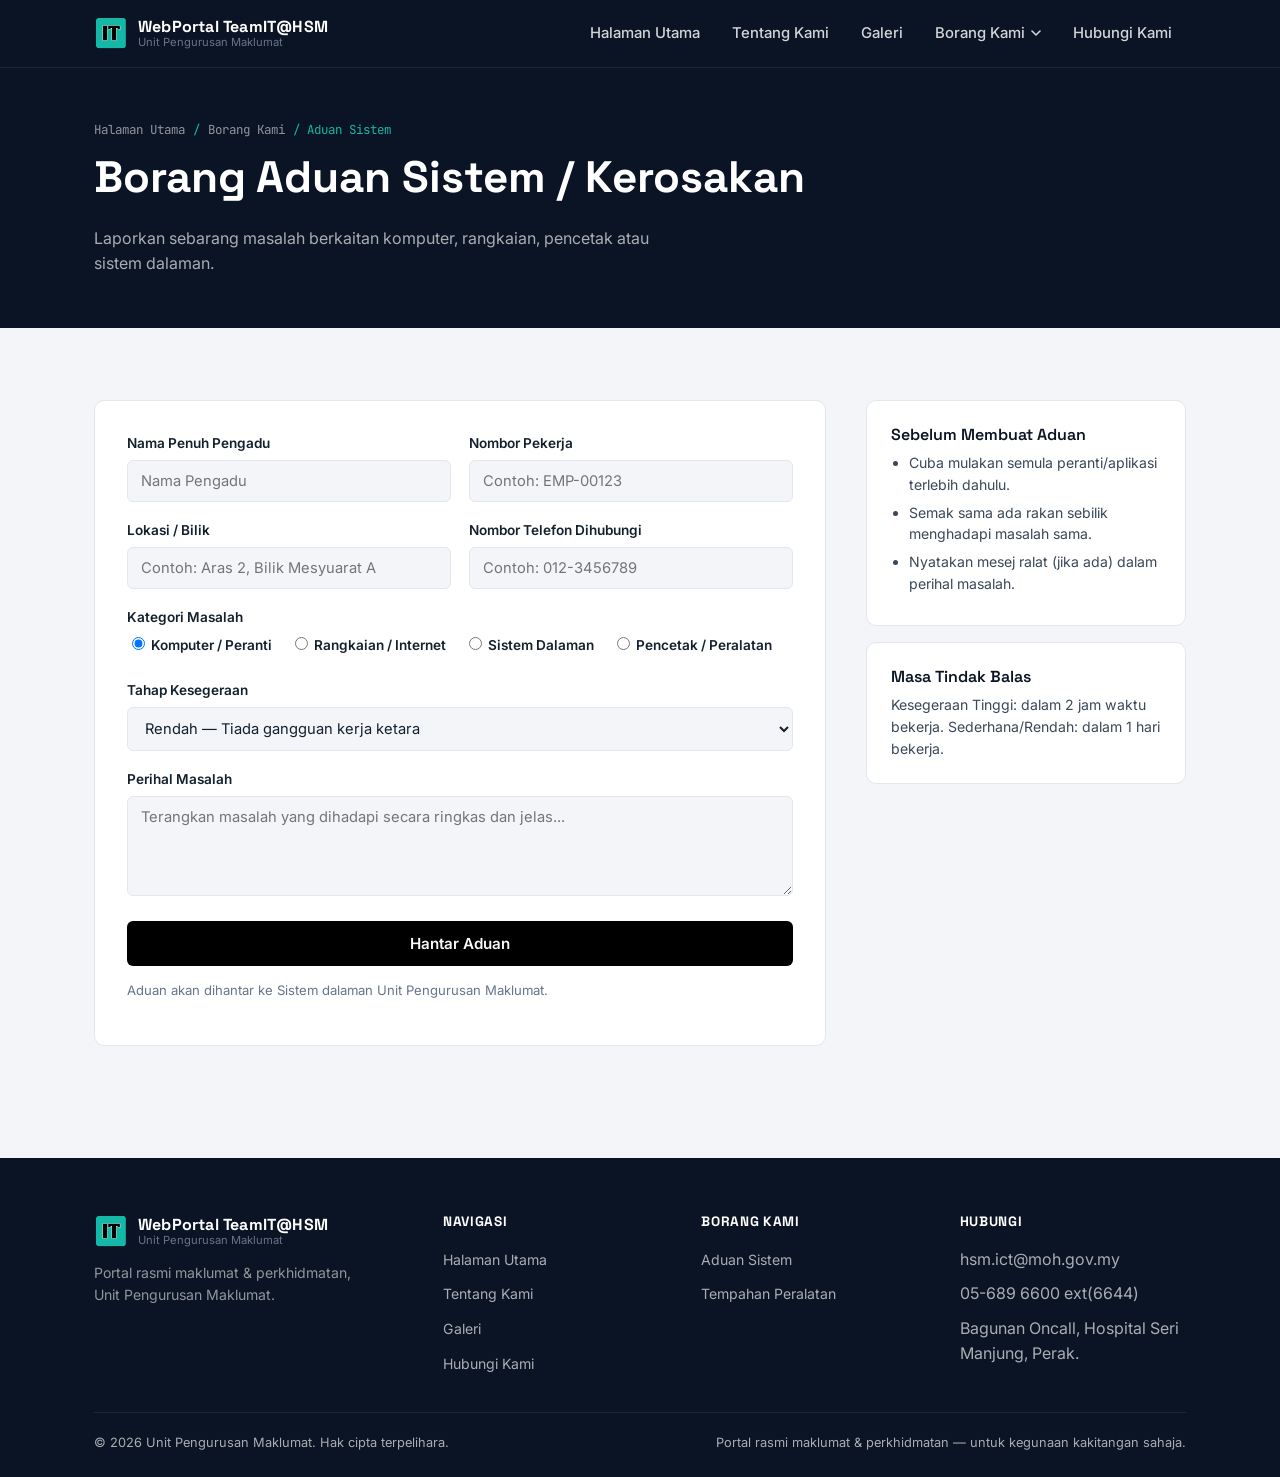
<file: borang/aduan-sistem.html>
<!DOCTYPE html>
<html lang="ms">
<head>
<meta charset="UTF-8">
<meta name="viewport" content="width=device-width, initial-scale=1.0">
<title>Portal IT — Aduan Sistem / Kerosakan</title>
<link rel="stylesheet" href="../assets/css/style.css">
</head>
<body>

<header class="navbar">
  <div class="container">
    <a href="../index.html" class="brand">
      <!-- <svg class="brand-mark" viewBox="0 0 40 40" fill="none" xmlns="http://www.w3.org/2000/svg">
        <rect width="40" height="40" rx="8" fill="#14B8A6"/>
        <path d="M12 27V13M20 27V17M28 27V10" stroke="#0B1424" stroke-width="3" stroke-linecap="round"/>
      </svg> -->
           <!-- SELEPAS (di index.html, tentang-kami.html, galeri.html, hubungi-kami.html) -->
      <img src="../assets/img/logo.png" alt="Logo WebPortal TeamIT" class="brand-mark">
    <span class="brand-text"><strong>WebPortal TeamIT@HSM</strong><span>Unit Pengurusan Maklumat</span></span>
    </a>

    <button class="nav-toggle" aria-label="Buka menu" aria-expanded="false">
      <svg width="26" height="26" viewBox="0 0 24 24" fill="none"><path d="M4 6h16M4 12h16M4 18h16" stroke="currentColor" stroke-width="2" stroke-linecap="round"/></svg>
    </button>

    <ul class="nav-links">
      <li><a href="../index.html" class="nav-link">Halaman Utama</a></li>
      <li><a href="../tentang-kami.html" class="nav-link">Tentang Kami</a></li>
      <li><a href="../galeri.html" class="nav-link">Galeri</a></li>
      <li class="has-dropdown">
        <a href="index.html" class="nav-link">
          Borang Kami
          <svg class="caret" viewBox="0 0 10 6" fill="none"><path d="M1 1l4 4 4-4" stroke="currentColor" stroke-width="1.6" stroke-linecap="round" stroke-linejoin="round"/></svg>
        </a>
        <div class="dropdown">
          <!-- <a href="permohonan-akaun.html"><strong>Permohonan Akaun & Akses</strong><small>Akaun e-mel, sistem dalaman & VPN</small></a> -->
          <a href="aduan-sistem.html"><strong>Aduan Sistem / Kerosakan</strong><small>Laporkan masalah rangkaian, komputer & sistem</small></a>
          <a href="tempahan-peralatan.html"><strong>Tempahan Peralatan IT</strong><small>Projektor, laptop, sistem PA & lain-lain</small></a>
          <!-- <a href="cadangan-penambahbaikan.html"><strong>Cadangan Penambahbaikan</strong><small>Cadangkan penambahbaikan sistem/perkhidmatan</small></a> -->
          <div class="dropdown-footer">
            <a href="index.html">Lihat semua borang →</a>
          </div>
        </div>
      </li>
      <li><a href="../hubungi-kami.html" class="nav-link">Hubungi Kami</a></li>
    </ul>
  </div>
</header>

<section class="page-header">
  <div class="container">
    <div class="breadcrumb"><a href="../index.html">Halaman Utama</a> / <a href="index.html">Borang Kami</a> / Aduan Sistem</div>
    <h1>Borang Aduan Sistem / Kerosakan</h1>
    <p>Laporkan sebarang masalah berkaitan komputer, rangkaian, pencetak atau sistem dalaman.</p>
  </div>
</section>

<section class="section">
  <div class="container">
    <div class="form-layout">

      <div class="form-box">
        <div class="success-banner" id="successBanner">
          <svg width="18" height="18" viewBox="0 0 24 24" fill="none"><path d="M5 13l4 4L19 7" stroke="currentColor" stroke-width="2" stroke-linecap="round" stroke-linejoin="round"/></svg>
          Aplikasi e-mel anda akan dibuka dengan aduan yang telah diisi.
        </div>

        <form id="formAduan">
          <div class="form-row">
            <div class="field">
              <label for="fNama">Nama Penuh Pengadu</label>
              <input type="text" id="fNama" required placeholder="Nama Pengadu">
            </div>
            <div class="field">
              <label for="fNoPekerja">Nombor Pekerja</label>
              <input type="text" id="fNoPekerja" required placeholder="Contoh: EMP-00123">
            </div>
          </div>

          <div class="form-row">
            <div class="field">
              <label for="fLokasi">Lokasi / Bilik</label>
              <input type="text" id="fLokasi" required placeholder="Contoh: Aras 2, Bilik Mesyuarat A">
            </div>
            <div class="field">
              <label for="fTelefon">Nombor Telefon Dihubungi</label>
              <input type="tel" id="fTelefon" required placeholder="Contoh: 012-3456789">
            </div>
          </div>

          <div class="field">
            <label>Kategori Masalah</label>
            <div class="radio-group">
              <label class="radio-option"><input type="radio" name="kategori" value="Komputer / Peranti" checked> Komputer / Peranti</label>
              <label class="radio-option"><input type="radio" name="kategori" value="Rangkaian / Internet"> Rangkaian / Internet</label>
              <label class="radio-option"><input type="radio" name="kategori" value="Sistem Dalaman"> Sistem Dalaman</label>
              <label class="radio-option"><input type="radio" name="kategori" value="Pencetak / Peralatan"> Pencetak / Peralatan</label>
            </div>
          </div>

          <div class="field">
            <label for="fTahap">Tahap Kesegeraan</label>
            <select id="fTahap">
              <option>Rendah — Tiada gangguan kerja ketara</option>
              <option>Sederhana — Kerja terjejas sebahagian</option>
              <option>Tinggi — Kerja tidak dapat diteruskan</option>
            </select>
          </div>

          <div class="field">
            <label for="fPerihal">Perihal Masalah</label>
            <textarea id="fPerihal" required placeholder="Terangkan masalah yang dihadapi secara ringkas dan jelas..."></textarea>
          </div>

          <button type="submit" class="btn btn-primary" style="width:100%; justify-content:center;">Hantar Aduan</button>
          <p class="form-note">Aduan akan dihantar ke Sistem dalaman Unit Pengurusan Maklumat.</p>
        </form>
      </div>

      <div class="info-side">
        <div class="card">
          <h3>Sebelum Membuat Aduan</h3>
          <ul>
            <li>Cuba mulakan semula peranti/aplikasi terlebih dahulu.</li>
            <li>Semak sama ada rakan sebilik menghadapi masalah sama.</li>
            <li>Nyatakan mesej ralat (jika ada) dalam perihal masalah.</li>
          </ul>
        </div>

        <!-- <div class="card">
          <h3>Sekiranya berada di dalam rangkaian dalaman</h3>
          <ul>
            <li>Pastikan anda sedangan menggunakan Komputer/Laptop didalam Hospital.</li>
            <li>Pastikan anda sudah ada IP Address Static yang telah daftar dengan Unit Pengurusan Maklumat (IT).</li>
            <li>Pastikan rangkaian anda sudah terhubung dengan rangkaian dalaman.</li>
          </ul>
          <p>Pergi ke Sistem icthelpdesk <a href="http://10.138.116.17:81/icthelpdesk/" target="_blank">Klik disini</a>.</p>
        </div> -->

        <div class="card">
          <h3>Masa Tindak Balas</h3>
          <p style="margin:0; font-size:0.88rem;">Kesegeraan Tinggi: dalam 2 jam waktu bekerja. Sederhana/Rendah: dalam 1 hari bekerja.</p>
        </div>
      </div>

    </div>
  </div>
</section>

<footer class="site-footer">
  <div class="container">
    <div class="footer-grid">
      <div class="footer-brand">
        <div class="brand" style="margin-bottom:14px;">
         
         <img src="../assets/img/logo.png" alt="Logo WebPortal TeamIT" class="brand-mark">
      <span class="brand-text"><strong>WebPortal TeamIT@HSM</strong><span>Unit Pengurusan Maklumat</span></span>
        </div>
        <p>Portal rasmi maklumat & perkhidmatan, Unit Pengurusan Maklumat.</p>
      </div>
      <div>
        <h4>Navigasi</h4>
        <ul>
          <li><a href="../index.html">Halaman Utama</a></li>
          <li><a href="../tentang-kami.html">Tentang Kami</a></li>
          <li><a href="../galeri.html">Galeri</a></li>
          <li><a href="../hubungi-kami.html">Hubungi Kami</a></li>
        </ul>
      </div>
      <div>
        <h4>Borang Kami</h4>
        <ul>
          <!-- <li><a href="permohonan-akaun.html">Permohonan Akaun</a></li> -->
          <li><a href="aduan-sistem.html">Aduan Sistem</a></li>
          <li><a href="tempahan-peralatan.html">Tempahan Peralatan</a></li>
          <!-- <li><a href="cadangan-penambahbaikan.html">Cadangan</a></li> -->
        </ul>
      </div>
      <div>
        <h4>Hubungi</h4>
        <ul>
          <li>hsm.ict@moh.gov.my</li>
          <li>05-689 6600 ext(6644)</li>
          <li>Bagunan Oncall, Hospital Seri Manjung, Perak.</li>
        </ul>
      </div>
    </div>
    <div class="footer-bottom">
      <span>© 2026 Unit Pengurusan Maklumat. Hak cipta terpelihara.</span>
      <span>Portal rasmi maklumat & perkhidmatan — untuk kegunaan kakitangan sahaja.</span>
    </div>
  </div>
</footer>

<script src="../assets/js/main.js"></script>
<script>
  document.getElementById('formAduan').addEventListener('submit', function (e) {
    e.preventDefault();
    var kategori = document.querySelector('input[name="kategori"]:checked').value;
    var badan = 'Nama: ' + document.getElementById('fNama').value
      + '\nNo. Pekerja: ' + document.getElementById('fNoPekerja').value
      + '\nLokasi: ' + document.getElementById('fLokasi').value
      + '\nTelefon: ' + document.getElementById('fTelefon').value
      + '\nKategori: ' + kategori
      + '\nTahap Kesegeraan: ' + document.getElementById('fTahap').value
      + '\n\nPerihal Masalah:\n' + document.getElementById('fPerihal').value;

    var mailto = 'mailto:it-support@syarikat.com.my'
      + '?subject=' + encodeURIComponent('[Borang] Aduan Sistem — ' + document.getElementById('fNama').value)
      + '&body=' + encodeURIComponent(badan);

    document.getElementById('successBanner').classList.add('show');
    window.location.href = mailto;
  });
</script>
</body>
</html>
</file>
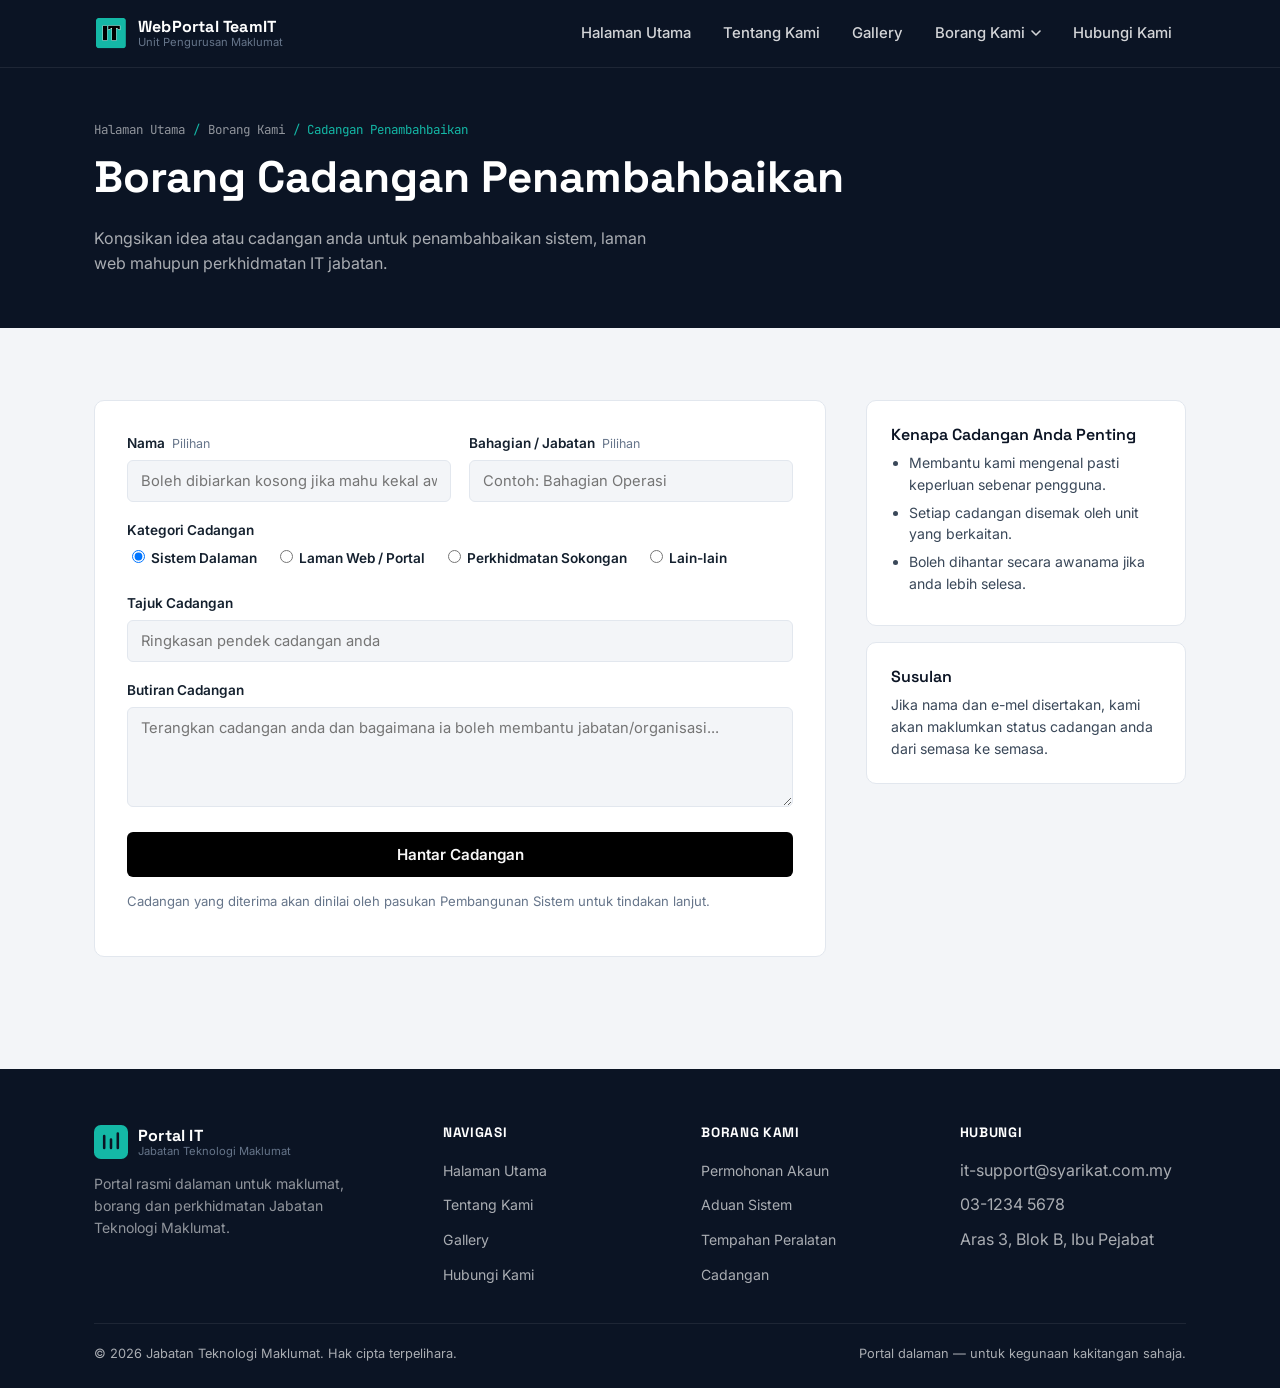
<file: borang/cadangan-penambahbaikan.html>
<!DOCTYPE html>
<html lang="ms">
<head>
<meta charset="UTF-8">
<meta name="viewport" content="width=device-width, initial-scale=1.0">
<title>Portal IT — Cadangan Penambahbaikan</title>
<link rel="stylesheet" href="../assets/css/style.css">
</head>
<body>

<header class="navbar">
  <div class="container">
    <a href="../index.html" class="brand">
      <!-- <svg class="brand-mark" viewBox="0 0 40 40" fill="none" xmlns="http://www.w3.org/2000/svg">
        <rect width="40" height="40" rx="8" fill="#14B8A6"/>
        <path d="M12 27V13M20 27V17M28 27V10" stroke="#0B1424" stroke-width="3" stroke-linecap="round"/>
      </svg> -->
           <!-- SELEPAS (di index.html, tentang-kami.html, galeri.html, hubungi-kami.html) -->
      <img src="../assets/img/logo.png" alt="Logo WebPortal TeamIT" class="brand-mark">
    <span class="brand-text"><strong>WebPortal TeamIT</strong><span>Unit Pengurusan Maklumat</span></span>
    </a>

    <button class="nav-toggle" aria-label="Buka menu" aria-expanded="false">
      <svg width="26" height="26" viewBox="0 0 24 24" fill="none"><path d="M4 6h16M4 12h16M4 18h16" stroke="currentColor" stroke-width="2" stroke-linecap="round"/></svg>
    </button>

    <ul class="nav-links">
      <li><a href="../index.html" class="nav-link">Halaman Utama</a></li>
      <li><a href="../tentang-kami.html" class="nav-link">Tentang Kami</a></li>
      <li><a href="../galeri.html" class="nav-link">Gallery</a></li>
      <li class="has-dropdown">
        <a href="index.html" class="nav-link">
          Borang Kami
          <svg class="caret" viewBox="0 0 10 6" fill="none"><path d="M1 1l4 4 4-4" stroke="currentColor" stroke-width="1.6" stroke-linecap="round" stroke-linejoin="round"/></svg>
        </a>
        <div class="dropdown">
          <a href="permohonan-akaun.html"><strong>Permohonan Akaun & Akses</strong><small>Akaun e-mel, sistem dalaman & VPN</small></a>
          <a href="aduan-sistem.html"><strong>Aduan Sistem / Kerosakan</strong><small>Laporkan masalah rangkaian, komputer & sistem</small></a>
          <a href="tempahan-peralatan.html"><strong>Tempahan Peralatan IT</strong><small>Projektor, laptop, sistem PA & lain-lain</small></a>
          <a href="cadangan-penambahbaikan.html"><strong>Cadangan Penambahbaikan</strong><small>Cadangkan penambahbaikan sistem/perkhidmatan</small></a>
          <div class="dropdown-footer">
            <a href="index.html">Lihat semua borang →</a>
          </div>
        </div>
      </li>
      <li><a href="../hubungi-kami.html" class="nav-link">Hubungi Kami</a></li>
    </ul>
  </div>
</header>

<section class="page-header">
  <div class="container">
    <div class="breadcrumb"><a href="../index.html">Halaman Utama</a> / <a href="index.html">Borang Kami</a> / Cadangan Penambahbaikan</div>
    <h1>Borang Cadangan Penambahbaikan</h1>
    <p>Kongsikan idea atau cadangan anda untuk penambahbaikan sistem, laman web mahupun perkhidmatan IT jabatan.</p>
  </div>
</section>

<section class="section">
  <div class="container">
    <div class="form-layout">

      <div class="form-box">
        <div class="success-banner" id="successBanner">
          <svg width="18" height="18" viewBox="0 0 24 24" fill="none"><path d="M5 13l4 4L19 7" stroke="currentColor" stroke-width="2" stroke-linecap="round" stroke-linejoin="round"/></svg>
          Aplikasi e-mel anda akan dibuka dengan cadangan yang telah diisi.
        </div>

        <form id="formCadangan">
          <div class="form-row">
            <div class="field">
              <label for="fNama">Nama <span class="hint">Pilihan</span></label>
              <input type="text" id="fNama" placeholder="Boleh dibiarkan kosong jika mahu kekal awanama">
            </div>
            <div class="field">
              <label for="fBahagian">Bahagian / Jabatan <span class="hint">Pilihan</span></label>
              <input type="text" id="fBahagian" placeholder="Contoh: Bahagian Operasi">
            </div>
          </div>

          <div class="field">
            <label>Kategori Cadangan</label>
            <div class="radio-group">
              <label class="radio-option"><input type="radio" name="kategori" value="Sistem Dalaman" checked> Sistem Dalaman</label>
              <label class="radio-option"><input type="radio" name="kategori" value="Laman Web / Portal"> Laman Web / Portal</label>
              <label class="radio-option"><input type="radio" name="kategori" value="Perkhidmatan Sokongan"> Perkhidmatan Sokongan</label>
              <label class="radio-option"><input type="radio" name="kategori" value="Lain-lain"> Lain-lain</label>
            </div>
          </div>

          <div class="field">
            <label for="fTajuk">Tajuk Cadangan</label>
            <input type="text" id="fTajuk" required placeholder="Ringkasan pendek cadangan anda">
          </div>

          <div class="field">
            <label for="fButiran">Butiran Cadangan</label>
            <textarea id="fButiran" required placeholder="Terangkan cadangan anda dan bagaimana ia boleh membantu jabatan/organisasi..."></textarea>
          </div>

          <button type="submit" class="btn btn-primary" style="width:100%; justify-content:center;">Hantar Cadangan</button>
          <p class="form-note">Cadangan yang diterima akan dinilai oleh pasukan Pembangunan Sistem untuk tindakan lanjut.</p>
        </form>
      </div>

      <div class="info-side">
        <div class="card">
          <h3>Kenapa Cadangan Anda Penting</h3>
          <ul>
            <li>Membantu kami mengenal pasti keperluan sebenar pengguna.</li>
            <li>Setiap cadangan disemak oleh unit yang berkaitan.</li>
            <li>Boleh dihantar secara awanama jika anda lebih selesa.</li>
          </ul>
        </div>
        <div class="card">
          <h3>Susulan</h3>
          <p style="margin:0; font-size:0.88rem;">Jika nama dan e-mel disertakan, kami akan maklumkan status cadangan anda dari semasa ke semasa.</p>
        </div>
      </div>

    </div>
  </div>
</section>

<footer class="site-footer">
  <div class="container">
    <div class="footer-grid">
      <div class="footer-brand">
        <div class="brand" style="margin-bottom:14px;">
          <svg class="brand-mark" viewBox="0 0 40 40" fill="none"><rect width="40" height="40" rx="8" fill="#14B8A6"/><path d="M12 27V13M20 27V17M28 27V10" stroke="#0B1424" stroke-width="3" stroke-linecap="round"/></svg>
          <span class="brand-text" style="color:#fff;"><strong>Portal IT</strong><span>Jabatan Teknologi Maklumat</span></span>
        </div>
        <p>Portal rasmi dalaman untuk maklumat, borang dan perkhidmatan Jabatan Teknologi Maklumat.</p>
      </div>
      <div>
        <h4>Navigasi</h4>
        <ul>
          <li><a href="../index.html">Halaman Utama</a></li>
          <li><a href="../tentang-kami.html">Tentang Kami</a></li>
          <li><a href="../galeri.html">Gallery</a></li>
          <li><a href="../hubungi-kami.html">Hubungi Kami</a></li>
        </ul>
      </div>
      <div>
        <h4>Borang Kami</h4>
        <ul>
          <li><a href="permohonan-akaun.html">Permohonan Akaun</a></li>
          <li><a href="aduan-sistem.html">Aduan Sistem</a></li>
          <li><a href="tempahan-peralatan.html">Tempahan Peralatan</a></li>
          <li><a href="cadangan-penambahbaikan.html">Cadangan</a></li>
        </ul>
      </div>
      <div>
        <h4>Hubungi</h4>
        <ul>
          <li>it-support@syarikat.com.my</li>
          <li>03-1234 5678</li>
          <li>Aras 3, Blok B, Ibu Pejabat</li>
        </ul>
      </div>
    </div>
    <div class="footer-bottom">
      <span>© 2026 Jabatan Teknologi Maklumat. Hak cipta terpelihara.</span>
      <span>Portal dalaman — untuk kegunaan kakitangan sahaja.</span>
    </div>
  </div>
</footer>

<script src="../assets/js/main.js"></script>
<script>
  document.getElementById('formCadangan').addEventListener('submit', function (e) {
    e.preventDefault();
    var kategori = document.querySelector('input[name="kategori"]:checked').value;
    var badan = 'Nama: ' + (document.getElementById('fNama').value || 'Awanama')
      + '\nBahagian: ' + (document.getElementById('fBahagian').value || '-')
      + '\nKategori: ' + kategori
      + '\nTajuk: ' + document.getElementById('fTajuk').value
      + '\n\nButiran:\n' + document.getElementById('fButiran').value;

    var mailto = 'mailto:it-support@syarikat.com.my'
      + '?subject=' + encodeURIComponent('[Borang] Cadangan Penambahbaikan — ' + document.getElementById('fTajuk').value)
      + '&body=' + encodeURIComponent(badan);

    document.getElementById('successBanner').classList.add('show');
    window.location.href = mailto;
  });
</script>
</body>
</html>
</file>
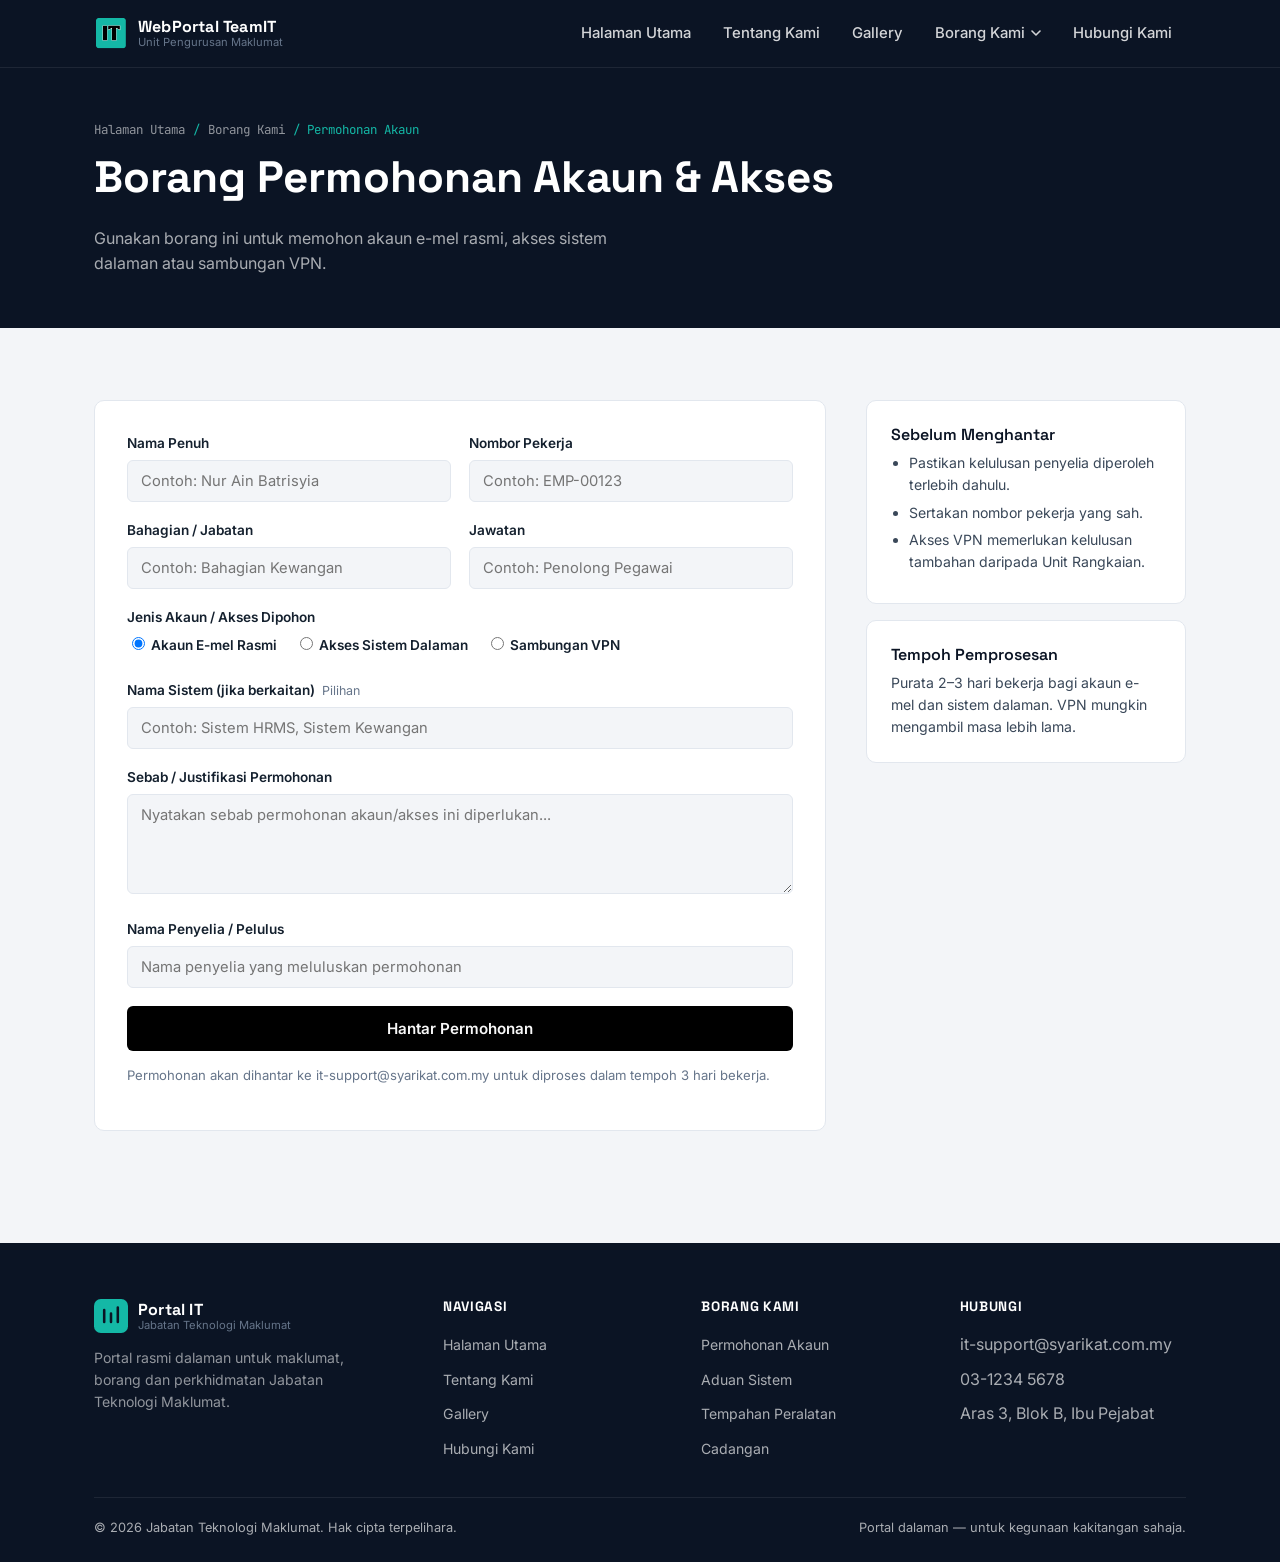
<file: borang/permohonan-akaun.html>
<!DOCTYPE html>
<html lang="ms">
<head>
<meta charset="UTF-8">
<meta name="viewport" content="width=device-width, initial-scale=1.0">
<title>Portal IT — Permohonan Akaun & Akses</title>
<link rel="stylesheet" href="../assets/css/style.css">
</head>
<body>

<header class="navbar">
  <div class="container">
    <a href="../index.html" class="brand">
      <!-- <svg class="brand-mark" viewBox="0 0 40 40" fill="none" xmlns="http://www.w3.org/2000/svg">
        <rect width="40" height="40" rx="8" fill="#14B8A6"/>
        <path d="M12 27V13M20 27V17M28 27V10" stroke="#0B1424" stroke-width="3" stroke-linecap="round"/>
      </svg> -->
        <!-- SELEPAS (di index.html, tentang-kami.html, galeri.html, hubungi-kami.html) -->
      <img src="../assets/img/logo.png" alt="Logo WebPortal TeamIT" class="brand-mark">
    <span class="brand-text"><strong>WebPortal TeamIT</strong><span>Unit Pengurusan Maklumat</span></span>
    </a>

    <button class="nav-toggle" aria-label="Buka menu" aria-expanded="false">
      <svg width="26" height="26" viewBox="0 0 24 24" fill="none"><path d="M4 6h16M4 12h16M4 18h16" stroke="currentColor" stroke-width="2" stroke-linecap="round"/></svg>
    </button>

    <ul class="nav-links">
      <li><a href="../index.html" class="nav-link">Halaman Utama</a></li>
      <li><a href="../tentang-kami.html" class="nav-link">Tentang Kami</a></li>
      <li><a href="../galeri.html" class="nav-link">Gallery</a></li>
      <li class="has-dropdown">
        <a href="index.html" class="nav-link">
          Borang Kami
          <svg class="caret" viewBox="0 0 10 6" fill="none"><path d="M1 1l4 4 4-4" stroke="currentColor" stroke-width="1.6" stroke-linecap="round" stroke-linejoin="round"/></svg>
        </a>
        <div class="dropdown">
          <a href="permohonan-akaun.html"><strong>Permohonan Akaun & Akses</strong><small>Akaun e-mel, sistem dalaman & VPN</small></a>
          <a href="aduan-sistem.html"><strong>Aduan Sistem / Kerosakan</strong><small>Laporkan masalah rangkaian, komputer & sistem</small></a>
          <a href="tempahan-peralatan.html"><strong>Tempahan Peralatan IT</strong><small>Projektor, laptop, sistem PA & lain-lain</small></a>
          <a href="cadangan-penambahbaikan.html"><strong>Cadangan Penambahbaikan</strong><small>Cadangkan penambahbaikan sistem/perkhidmatan</small></a>
          <div class="dropdown-footer">
            <a href="index.html">Lihat semua borang →</a>
          </div>
        </div>
      </li>
      <li><a href="../hubungi-kami.html" class="nav-link">Hubungi Kami</a></li>
    </ul>
  </div>
</header>

<section class="page-header">
  <div class="container">
    <div class="breadcrumb"><a href="../index.html">Halaman Utama</a> / <a href="index.html">Borang Kami</a> / Permohonan Akaun</div>
    <h1>Borang Permohonan Akaun & Akses</h1>
    <p>Gunakan borang ini untuk memohon akaun e-mel rasmi, akses sistem dalaman atau sambungan VPN.</p>
  </div>
</section>

<section class="section">
  <div class="container">
    <div class="form-layout">

      <div class="form-box">
        <div class="success-banner" id="successBanner">
          <svg width="18" height="18" viewBox="0 0 24 24" fill="none"><path d="M5 13l4 4L19 7" stroke="currentColor" stroke-width="2" stroke-linecap="round" stroke-linejoin="round"/></svg>
          Aplikasi e-mel anda akan dibuka dengan borang yang telah diisi.
        </div>

        <form id="formAkaun">
          <div class="form-row">
            <div class="field">
              <label for="fNama">Nama Penuh</label>
              <input type="text" id="fNama" required placeholder="Contoh: Nur Ain Batrisyia">
            </div>
            <div class="field">
              <label for="fNoPekerja">Nombor Pekerja</label>
              <input type="text" id="fNoPekerja" required placeholder="Contoh: EMP-00123">
            </div>
          </div>

          <div class="form-row">
            <div class="field">
              <label for="fBahagian">Bahagian / Jabatan</label>
              <input type="text" id="fBahagian" required placeholder="Contoh: Bahagian Kewangan">
            </div>
            <div class="field">
              <label for="fJawatan">Jawatan</label>
              <input type="text" id="fJawatan" required placeholder="Contoh: Penolong Pegawai">
            </div>
          </div>

          <div class="field">
            <label>Jenis Akaun / Akses Dipohon</label>
            <div class="radio-group">
              <label class="radio-option"><input type="radio" name="jenisAkaun" value="Akaun E-mel Rasmi" checked> Akaun E-mel Rasmi</label>
              <label class="radio-option"><input type="radio" name="jenisAkaun" value="Akses Sistem Dalaman"> Akses Sistem Dalaman</label>
              <label class="radio-option"><input type="radio" name="jenisAkaun" value="Sambungan VPN"> Sambungan VPN</label>
            </div>
          </div>

          <div class="field">
            <label for="fSistem">Nama Sistem (jika berkaitan) <span class="hint">Pilihan</span></label>
            <input type="text" id="fSistem" placeholder="Contoh: Sistem HRMS, Sistem Kewangan">
          </div>

          <div class="field">
            <label for="fSebab">Sebab / Justifikasi Permohonan</label>
            <textarea id="fSebab" required placeholder="Nyatakan sebab permohonan akaun/akses ini diperlukan..."></textarea>
          </div>

          <div class="field">
            <label for="fPelulus">Nama Penyelia / Pelulus</label>
            <input type="text" id="fPelulus" required placeholder="Nama penyelia yang meluluskan permohonan">
          </div>

          <button type="submit" class="btn btn-primary" style="width:100%; justify-content:center;">Hantar Permohonan</button>
          <p class="form-note">Permohonan akan dihantar ke it-support@syarikat.com.my untuk diproses dalam tempoh 3 hari bekerja.</p>
        </form>
      </div>

      <div class="info-side">
        <div class="card">
          <h3>Sebelum Menghantar</h3>
          <ul>
            <li>Pastikan kelulusan penyelia diperoleh terlebih dahulu.</li>
            <li>Sertakan nombor pekerja yang sah.</li>
            <li>Akses VPN memerlukan kelulusan tambahan daripada Unit Rangkaian.</li>
          </ul>
        </div>
        <div class="card">
          <h3>Tempoh Pemprosesan</h3>
          <p style="margin:0; font-size:0.88rem;">Purata 2–3 hari bekerja bagi akaun e-mel dan sistem dalaman. VPN mungkin mengambil masa lebih lama.</p>
        </div>
      </div>

    </div>
  </div>
</section>

<footer class="site-footer">
  <div class="container">
    <div class="footer-grid">
      <div class="footer-brand">
        <div class="brand" style="margin-bottom:14px;">
          <svg class="brand-mark" viewBox="0 0 40 40" fill="none"><rect width="40" height="40" rx="8" fill="#14B8A6"/><path d="M12 27V13M20 27V17M28 27V10" stroke="#0B1424" stroke-width="3" stroke-linecap="round"/></svg>
          <span class="brand-text" style="color:#fff;"><strong>Portal IT</strong><span>Jabatan Teknologi Maklumat</span></span>
        </div>
        <p>Portal rasmi dalaman untuk maklumat, borang dan perkhidmatan Jabatan Teknologi Maklumat.</p>
      </div>
      <div>
        <h4>Navigasi</h4>
        <ul>
          <li><a href="../index.html">Halaman Utama</a></li>
          <li><a href="../tentang-kami.html">Tentang Kami</a></li>
          <li><a href="../galeri.html">Gallery</a></li>
          <li><a href="../hubungi-kami.html">Hubungi Kami</a></li>
        </ul>
      </div>
      <div>
        <h4>Borang Kami</h4>
        <ul>
          <li><a href="permohonan-akaun.html">Permohonan Akaun</a></li>
          <li><a href="aduan-sistem.html">Aduan Sistem</a></li>
          <li><a href="tempahan-peralatan.html">Tempahan Peralatan</a></li>
          <li><a href="cadangan-penambahbaikan.html">Cadangan</a></li>
        </ul>
      </div>
      <div>
        <h4>Hubungi</h4>
        <ul>
          <li>it-support@syarikat.com.my</li>
          <li>03-1234 5678</li>
          <li>Aras 3, Blok B, Ibu Pejabat</li>
        </ul>
      </div>
    </div>
    <div class="footer-bottom">
      <span>© 2026 Jabatan Teknologi Maklumat. Hak cipta terpelihara.</span>
      <span>Portal dalaman — untuk kegunaan kakitangan sahaja.</span>
    </div>
  </div>
</footer>

<script src="../assets/js/main.js"></script>
<script>
  document.getElementById('formAkaun').addEventListener('submit', function (e) {
    e.preventDefault();
    var jenisAkaun = document.querySelector('input[name="jenisAkaun"]:checked').value;
    var badan = 'Nama: ' + document.getElementById('fNama').value
      + '\nNo. Pekerja: ' + document.getElementById('fNoPekerja').value
      + '\nBahagian: ' + document.getElementById('fBahagian').value
      + '\nJawatan: ' + document.getElementById('fJawatan').value
      + '\nJenis Akaun/Akses: ' + jenisAkaun
      + '\nNama Sistem: ' + document.getElementById('fSistem').value
      + '\nSebab: ' + document.getElementById('fSebab').value
      + '\nPenyelia/Pelulus: ' + document.getElementById('fPelulus').value;

    var mailto = 'mailto:it-support@syarikat.com.my'
      + '?subject=' + encodeURIComponent('[Borang] Permohonan Akaun & Akses — ' + document.getElementById('fNama').value)
      + '&body=' + encodeURIComponent(badan);

    document.getElementById('successBanner').classList.add('show');
    window.location.href = mailto;
  });
</script>
</body>
</html>
</file>
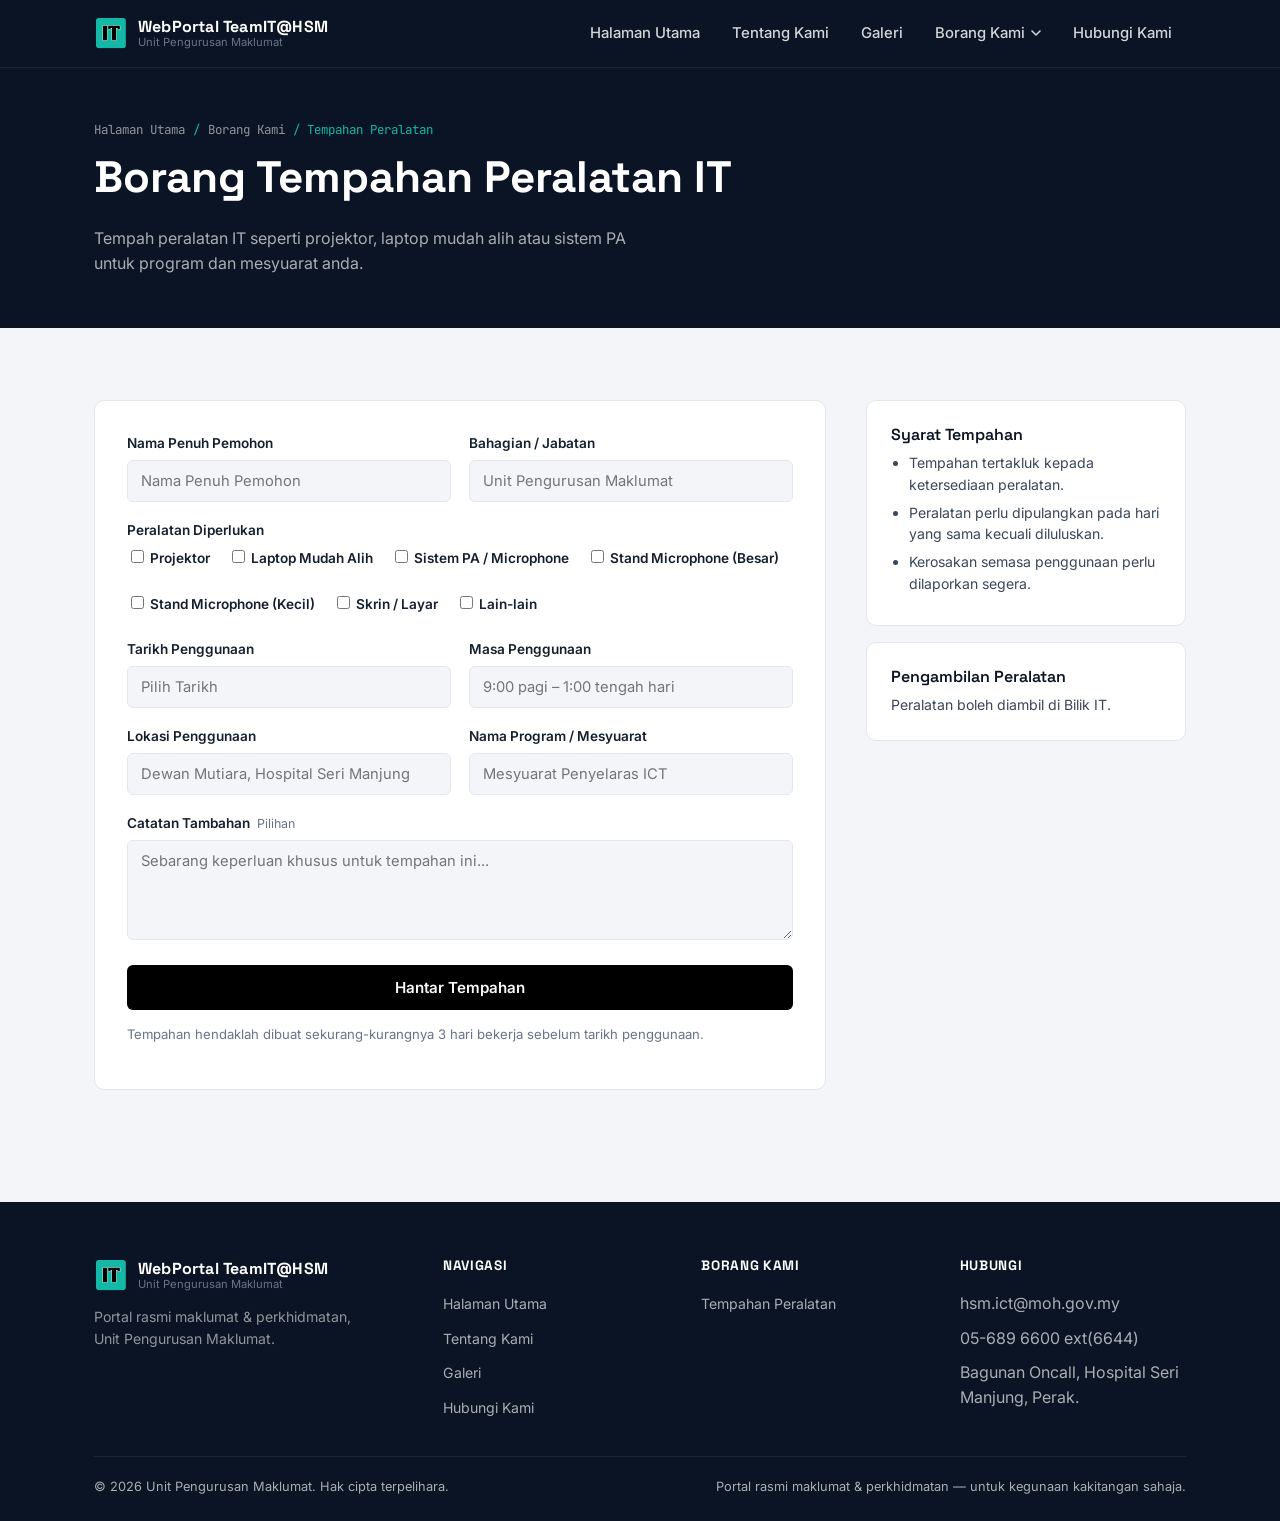
<file: borang/tempahan-peralatan.html>
<!DOCTYPE html>
<html lang="ms">
<head>
<meta charset="UTF-8">
<meta name="viewport" content="width=device-width, initial-scale=1.0">
<title>Portal IT — Tempahan Peralatan IT</title>
<link rel="stylesheet" href="../assets/css/style.css">
</head>
<body>

<header class="navbar">
  <div class="container">
    <a href="../index.html" class="brand">
      <!-- <svg class="brand-mark" viewBox="0 0 40 40" fill="none" xmlns="http://www.w3.org/2000/svg">
        <rect width="40" height="40" rx="8" fill="#14B8A6"/>
        <path d="M12 27V13M20 27V17M28 27V10" stroke="#0B1424" stroke-width="3" stroke-linecap="round"/>
      </svg> -->
           <!-- SELEPAS (di index.html, tentang-kami.html, galeri.html, hubungi-kami.html) -->
      <img src="../assets/img/logo.png" alt="Logo WebPortal TeamIT" class="brand-mark">
    <span class="brand-text"><strong>WebPortal TeamIT@HSM</strong><span>Unit Pengurusan Maklumat</span></span>
    </a>

    <button class="nav-toggle" aria-label="Buka menu" aria-expanded="false">
      <svg width="26" height="26" viewBox="0 0 24 24" fill="none"><path d="M4 6h16M4 12h16M4 18h16" stroke="currentColor" stroke-width="2" stroke-linecap="round"/></svg>
    </button>

    <ul class="nav-links">
      <li><a href="../index.html" class="nav-link">Halaman Utama</a></li>
      <li><a href="../tentang-kami.html" class="nav-link">Tentang Kami</a></li>
      <li><a href="../galeri.html" class="nav-link">Galeri</a></li>
      <li class="has-dropdown">
        <a href="index.html" class="nav-link">
          Borang Kami
          <svg class="caret" viewBox="0 0 10 6" fill="none"><path d="M1 1l4 4 4-4" stroke="currentColor" stroke-width="1.6" stroke-linecap="round" stroke-linejoin="round"/></svg>
        </a>
        <div class="dropdown">
          <!-- <a href="permohonan-akaun.html"><strong>Permohonan Akaun & Akses</strong><small>Akaun e-mel, sistem dalaman & VPN</small></a> -->
          <!-- <a href="aduan-sistem.html"><strong>Aduan Sistem / Kerosakan</strong><small>Laporkan masalah rangkaian, komputer & sistem</small></a> -->
          <a href="tempahan-peralatan.html"><strong>Tempahan Peralatan IT</strong><small>Projektor, laptop, sistem PA & lain-lain</small></a>
          <!-- <a href="cadangan-penambahbaikan.html"><strong>Cadangan Penambahbaikan</strong><small>Cadangkan penambahbaikan sistem/perkhidmatan</small></a> -->
          <div class="dropdown-footer">
            <a href="index.html">Lihat semua borang →</a>
          </div>
        </div>
      </li>
      <li><a href="../hubungi-kami.html" class="nav-link">Hubungi Kami</a></li>
    </ul>
  </div>
</header>

<section class="page-header">
  <div class="container">
    <div class="breadcrumb"><a href="../index.html">Halaman Utama</a> / <a href="index.html">Borang Kami</a> / Tempahan Peralatan</div>
    <h1>Borang Tempahan Peralatan IT</h1>
    <p>Tempah peralatan IT seperti projektor, laptop mudah alih atau sistem PA untuk program dan mesyuarat anda.</p>
  </div>
</section>

<section class="section">
  <div class="container">
    <div class="form-layout">

      <div class="form-box">
        <div class="success-banner" id="successBanner">
          <svg width="18" height="18" viewBox="0 0 24 24" fill="none"><path d="M5 13l4 4L19 7" stroke="currentColor" stroke-width="2" stroke-linecap="round" stroke-linejoin="round"/></svg>
          Aplikasi e-mel anda akan dibuka dengan tempahan yang telah diisi.
        </div>

        <form id="formTempahan">
          <div class="form-row">
            <div class="field">
              <label for="fNama">Nama Penuh Pemohon</label>
              <input type="text" id="fNama" required placeholder="Nama Penuh Pemohon">
            </div>
            <div class="field">
              <label for="fBahagian">Bahagian / Jabatan</label>
              <input type="text" id="fBahagian" required placeholder="Unit Pengurusan Maklumat">
            </div>
          </div>

          <div class="field">
            <label>Peralatan Diperlukan</label>
            <div class="radio-group">
              <label class="radio-option"><input type="checkbox" name="peralatan" value="Projektor"> Projektor</label>
              <label class="radio-option"><input type="checkbox" name="peralatan" value="Laptop Mudah Alih"> Laptop Mudah Alih</label>
              <label class="radio-option"><input type="checkbox" name="peralatan" value="Sistem PA / Mikrofon"> Sistem PA / Microphone</label>
              <label class="radio-option"><input type="checkbox" name="peralatan" value="Stand Microphone (Besar)"> Stand Microphone (Besar)</label>
              <label class="radio-option"><input type="checkbox" name="peralatan" value="Stand Microphone (Kecil)"> Stand Microphone (Kecil)</label>
              <label class="radio-option"><input type="checkbox" name="peralatan" value="Skrin / Layar"> Skrin / Layar</label>
              <label class="radio-option"><input type="checkbox" name="peralatan" value="Lain-lain"> Lain-lain</label>
            </div>
          </div>

          <div class="form-row">
            <div class="field">
              <label for="fTarikh">Tarikh Penggunaan</label>
              <input type="text" id="fTarikh" required placeholder="Pilih Tarikh" onfocus="(this.type='date')" onblur="if(!this.value) this.type='text'">
            </div>
            <div class="field">
              <label for="fMasa">Masa Penggunaan</label>
              <input type="text" id="fMasa" required placeholder="9:00 pagi – 1:00 tengah hari">
            </div>
          </div>

          <div class="form-row">
            <div class="field">
              <label for="fLokasi">Lokasi Penggunaan</label>
              <input type="text" id="fLokasi" required placeholder="Dewan Mutiara, Hospital Seri Manjung">
            </div>
            <div class="field">
              <label for="fProgram">Nama Program / Mesyuarat</label>
              <input type="text" id="fProgram" required placeholder="Mesyuarat Penyelaras ICT">
            </div>
          </div>

          <div class="field">
            <label for="fCatatan">Catatan Tambahan <span class="hint">Pilihan</span></label>
            <textarea id="fCatatan" placeholder="Sebarang keperluan khusus untuk tempahan ini..."></textarea>
          </div>

          <button type="submit" class="btn btn-primary" style="width:100%; justify-content:center;">Hantar Tempahan</button>
          <p class="form-note">Tempahan hendaklah dibuat sekurang-kurangnya 3 hari bekerja sebelum tarikh penggunaan.</p>
        </form>
      </div>

      <div class="info-side">
        <div class="card">
          <h3>Syarat Tempahan</h3>
          <ul>
            <li>Tempahan tertakluk kepada ketersediaan peralatan.</li>
            <li>Peralatan perlu dipulangkan pada hari yang sama kecuali diluluskan.</li>
            <li>Kerosakan semasa penggunaan perlu dilaporkan segera.</li>
          </ul>
        </div>
        <div class="card">
          <h3>Pengambilan Peralatan</h3>
          <p style="margin:0; font-size:0.88rem;">Peralatan boleh diambil di Bilik IT.</p>
        </div>
      </div>

    </div>
  </div>
</section>

<footer class="site-footer">
  <div class="container">
    <div class="footer-grid">
      <div class="footer-brand">
        <div class="brand" style="margin-bottom:14px;">
         
         <img src="../assets/img/logo.png" alt="Logo WebPortal TeamIT" class="brand-mark">
      <span class="brand-text"><strong>WebPortal TeamIT@HSM</strong><span>Unit Pengurusan Maklumat</span></span>
        </div>
        <p>Portal rasmi maklumat & perkhidmatan, Unit Pengurusan Maklumat.</p>
      </div>
      <div>
        <h4>Navigasi</h4>
        <ul>
          <li><a href="../index.html">Halaman Utama</a></li>
          <li><a href="../tentang-kami.html">Tentang Kami</a></li>
          <li><a href="../galeri.html">Galeri</a></li>
          <li><a href="../hubungi-kami.html">Hubungi Kami</a></li>
        </ul>
      </div>
      <div>
        <h4>Borang Kami</h4>
        <ul>
          <!-- <li><a href="permohonan-akaun.html">Permohonan Akaun</a></li> -->
          <!-- <li><a href="aduan-sistem.html">Aduan Sistem</a></li> -->
          <li><a href="tempahan-peralatan.html">Tempahan Peralatan</a></li>
          <!-- <li><a href="cadangan-penambahbaikan.html">Cadangan</a></li> -->
        </ul>
      </div>
      <div>
        <h4>Hubungi</h4>
        <ul>
          <li>hsm.ict@moh.gov.my</li>
          <li>05-689 6600 ext(6644)</li>
          <li>Bagunan Oncall, Hospital Seri Manjung, Perak.</li>
        </ul>
      </div>
    </div>
    <div class="footer-bottom">
      <span>© 2026 Unit Pengurusan Maklumat. Hak cipta terpelihara.</span>
      <span>Portal rasmi maklumat & perkhidmatan — untuk kegunaan kakitangan sahaja.</span>
    </div>
  </div>
</footer>

<script src="../assets/js/main.js"></script>
<script>
  document.getElementById('formTempahan').addEventListener('submit', function (e) {
    e.preventDefault();
    var peralatan = Array.prototype.slice.call(document.querySelectorAll('input[name="peralatan"]:checked'))
      .map(function (el) { return el.value; }).join(', ') || 'Tiada dinyatakan';

    var badan = 'Nama Pemohon: ' + document.getElementById('fNama').value
      + '\nBahagian: ' + document.getElementById('fBahagian').value
      + '\nPeralatan: ' + peralatan
      + '\nTarikh: ' + document.getElementById('fTarikh').value
      + '\nMasa: ' + document.getElementById('fMasa').value
      + '\nLokasi: ' + document.getElementById('fLokasi').value
      + '\nProgram/Mesyuarat: ' + document.getElementById('fProgram').value
      + '\nCatatan: ' + document.getElementById('fCatatan').value;

    var mailto = 'mailto:it-support@syarikat.com.my'
      + '?subject=' + encodeURIComponent('[Borang] Tempahan Peralatan IT — ' + document.getElementById('fNama').value)
      + '&body=' + encodeURIComponent(badan);

    document.getElementById('successBanner').classList.add('show');
    window.location.href = mailto;
  });
</script>
</body>
</html>
</file>
<file: assets/css/style.css>
/* ============================================
   PORTAL IT — Design Tokens & Base Styles
   ============================================ */

@import url('https://fonts.googleapis.com/css2?family=Space+Grotesk:wght@500;600;700&family=Inter:wght@400;500;600;700&family=JetBrains+Mono:wght@500&display=swap');

:root {
  /* Colors */
  --navy-950: #0B1424;
  --navy-900: #101C31;
  --navy-800: #16273F;
  --teal-500: #14B8A6;
  --teal-600: #0E9488;
  --blue-500: #3B82F6;
  --amber-500: #F59E0B;
  --paper: #F3F5F8;
  --paper-alt: #FFFFFF;
  --line: #E2E7EE;
  --ink-900: #14202E;
  --ink-700: #3A4859;
  --ink-500: #66758A;
  --white: #f8f8f8;
  --black: #000000;

  /* Type */
  --font-head: 'Space Grotesk', sans-serif;
  --font-body: 'Inter', sans-serif;
  --font-mono: 'JetBrains Mono', monospace;

  /* Layout */
  --container: 1140px;
  --radius-s: 6px;
  --radius-m: 10px;
  --nav-h: 68px;
}

* { box-sizing: border-box; }

html { scroll-behavior: smooth; }

body {
  margin: 0;
  font-family: var(--font-body);
  background: var(--paper);
  color: var(--ink-900);
  line-height: 1.55;
  -webkit-font-smoothing: antialiased;
}

img { max-width: 100%; display: block; }

a { color: inherit; text-decoration: none; }

h1, h2, h3, h4 {
  font-family: var(--font-head);
  color: var(--navy-950);
  line-height: 1.2;
  margin: 0 0 0.5em 0;
}

h1 { font-size: clamp(2rem, 4vw, 2.75rem); font-weight: 700; }
h2 { font-size: clamp(1.5rem, 3vw, 2rem); font-weight: 700; }
h3 { font-size: 1.15rem; font-weight: 600; }

p { margin: 0 0 1em 0; color: var(--ink-700); }

.container {
  max-width: var(--container);
  margin: 0 auto;
  padding: 0 24px;
}

.section { padding: 72px 0; }
.section--tight { padding: 48px 0; }
.section--alt { background: var(--paper-alt); border-top: 1px solid var(--line); border-bottom: 1px solid var(--line); }

.eyebrow-row {
  display: flex;
  align-items: baseline;
  justify-content: space-between;
  gap: 16px;
  margin-bottom: 32px;
  flex-wrap: wrap;
}

.eyebrow-row p { margin: 0; max-width: 480px; }

/* Buttons */
.btn {
  display: inline-flex;
  align-items: center;
  gap: 8px;
  font-family: var(--font-body);
  font-weight: 600;
  font-size: 0.95rem;
  padding: 12px 22px;
  border-radius: var(--radius-s);
  border: 1px solid transparent;
  cursor: pointer;
  transition: background-color 0.15s ease, border-color 0.15s ease, color 0.15s ease;
}

.btn-main { 
  background: var(--white); 
  color: var(--black);
}
.btn-main:hover {
  background: transparent; 
  color: var(--white);
  border-color: var(--teal-500);
}
.btn-primary { 
    background: var(--black);
    color: var(--white);
    transition: 1000ms; 
  }
.btn-primary:hover {
   background: var(--teal-600);
  }

.btn-outline { background: transparent; color: var(--paper-alt); border-color: rgba(255,255,255,0.35); }
.btn-outline:hover { border-color: var(--teal-500); color: var(--teal-500); }

.btn-dark { background: var(--navy-950); color: var(--paper-alt); }
.btn-dark:hover { background: var(--navy-800); }

/* ============================================
   NAVBAR
   ============================================ */
.navbar {
  position: sticky;
  top: 0;
  z-index: 100;
  background: var(--navy-950);
  height: var(--nav-h);
  display: flex;
  align-items: center;
  border-bottom: 1px solid rgba(255,255,255,0.08);
}

.navbar .container {
  display: flex;
  align-items: center;
  justify-content: space-between;
  width: 100%;
}

.brand {
  display: flex;
  align-items: center;
  gap: 10px;
  color: var(--paper-alt);
}

.brand-mark {
  width: 34px;
  height: 34px;
  flex-shrink: 0;
}

.brand-text { display: flex; flex-direction: column; line-height: 1.15; }
.brand-text strong { font-family: var(--font-head); font-size: 1rem; letter-spacing: 0.2px; }
.brand-text span { font-size: 0.7rem; color: var(--ink-500); }

.nav-links {
  display: flex;
  align-items: center;
  gap: 4px;
  list-style: none;
  margin: 0;
  padding: 0;
}

.nav-links > li { position: relative; }

.nav-links a.nav-link {
  display: flex;
  align-items: center;
  gap: 6px;
  color: rgba(255,255,255,0.82);
  font-size: 0.93rem;
  font-weight: 500;
  padding: 10px 14px;
  border-radius: var(--radius-s);
  transition: background-color 0.15s ease, color 0.15s ease;
}

.nav-links a.nav-link:hover,
.nav-links li.active > a.nav-link {
  background: rgba(255,255,255,0.08);
  color: #fff;
}

.nav-links li.active > a.nav-link { color: var(--teal-500); }

.caret { width: 10px; height: 10px; transition: transform 0.15s ease; }
.has-dropdown.open .caret { transform: rotate(180deg); }

.dropdown {
  position: absolute;
  top: calc(100% + 8px);
  left: 0;
  min-width: 260px;
  background: var(--paper-alt);
  border: 1px solid var(--line);
  border-radius: var(--radius-m);
  box-shadow: 0 12px 28px rgba(11,20,36,0.18);
  padding: 8px;
  display: none;
  flex-direction: column;
  gap: 2px;
}

.has-dropdown.open .dropdown { display: flex; }

.dropdown a {
  display: flex;
  flex-direction: column;
  padding: 10px 12px;
  border-radius: var(--radius-s);
  color: var(--ink-900);
}

.dropdown a:hover { background: var(--paper); }
.dropdown a strong { font-size: 0.9rem; font-weight: 600; }
.dropdown a small { font-size: 0.76rem; color: var(--ink-500); margin-top: 2px; }

.dropdown .dropdown-footer {
  border-top: 1px solid var(--line);
  margin-top: 4px;
  padding-top: 8px;
}

.dropdown .dropdown-footer a { color: var(--teal-600); font-weight: 600; font-size: 0.85rem; flex-direction: row; gap: 6px; align-items: center; }

.nav-toggle {
  display: none;
  background: none;
  border: none;
  color: #fff;
  cursor: pointer;
  padding: 8px;
}

/* Mobile nav */
@media (max-width: 900px) {
  .nav-toggle { display: block; }

  .nav-links {
    position: fixed;
    top: var(--nav-h);
    left: 0;
    right: 0;
    bottom: 0;
    background: var(--navy-950);
    flex-direction: column;
    align-items: stretch;
    padding: 12px;
    gap: 4px;
    overflow-y: auto;
    transform: translateX(100%);
    transition: transform 0.2s ease;
  }

  .nav-links.open { transform: translateX(0); }

  .nav-links a.nav-link { padding: 14px 12px; font-size: 1rem; justify-content: space-between; }

  .dropdown {
    position: static;
    box-shadow: none;
    background: var(--navy-900);
    border-color: rgba(255,255,255,0.08);
    margin: 2px 0 8px 0;
  }

  .dropdown a { color: rgba(255,255,255,0.85); }
  .dropdown a:hover { background: rgba(255,255,255,0.06); }
  .dropdown a small { color: var(--ink-500); }
  .dropdown .dropdown-footer { border-color: rgba(255,255,255,0.1); }
}

/* ============================================
   HERO (Homepage)
   ============================================ */
.hero {
  background: var(--navy-950);
  color: var(--paper-alt);
  padding: 30px 0 80px;
  position: relative;
  overflow: hidden;
}

.hero .container {
  display: grid;
  grid-template-columns: 1.1fr 0.9fr;
  gap: 48px;
  align-items: center;
  position: relative;
  z-index: 1;
}

.hero-tag {
  display: inline-flex;
  align-items: center;
  gap: 8px;
  font-family: var(--font-mono);
  font-size: 0.78rem;
  color: var(--teal-500);
  background: rgba(20,184,166,0.12);
  border: 1px solid rgba(20,184,166,0.3);
  padding: 6px 12px;
  border-radius: 999px;
  margin-bottom: 18px;
}

.hero-tag .dot { width: 6px; height: 6px; border-radius: 50%; background: var(--teal-500); }

.hero h1 { color: #fff; margin-bottom: 16px; }
.hero p.lead { color: rgba(255,255,255,0.7); font-size: 1.05rem; max-width: 480px; }

.hero-actions { display: flex; gap: 12px; margin-top: 28px; flex-wrap: wrap; }

.status-panel {
  background: var(--navy-900);
  border: 1px solid rgba(255,255,255,0.1);
  border-radius: var(--radius-m);
  overflow: hidden;
}

.status-panel-head {
  display: flex;
  align-items: center;
  justify-content: space-between;
  padding: 14px 18px;
  border-bottom: 1px solid rgba(255,255,255,0.08);
  font-family: var(--font-mono);
  font-size: 0.78rem;
  color: var(--ink-500);
}

.status-panel-head .lights { display: flex; gap: 6px; }
.status-panel-head .lights span { width: 8px; height: 8px; border-radius: 50%; background: rgba(255,255,255,0.15); }

.status-list { list-style: none; margin: 0; padding: 6px; }

.status-list li {
  display: flex;
  align-items: flex-start;
  gap: 12px;
  padding: 14px 12px;
  border-radius: var(--radius-s);
}

.status-list li:hover { background: rgba(255,255,255,0.04); }

.status-list .ic { width: 20px; height: 20px; color: var(--teal-500); flex-shrink: 0; margin-top: 2px; }

.status-list .label { font-size: 0.75rem; color: var(--ink-500); text-transform: uppercase; letter-spacing: 0.04em; margin-bottom: 2px; }
.status-list .value { font-size: 0.95rem; color: #fff; font-weight: 500; }

@media (max-width: 860px) {
  .hero .container { grid-template-columns: 1fr; }
}

/* ============================================
   CARDS — Quick access / Services
   ============================================ */
.grid {
  display: grid;
  gap: 20px;
}

.grid-4 { grid-template-columns: repeat(4, 1fr); }
.grid-3 { grid-template-columns: repeat(3, 1fr); }
.grid-2 { grid-template-columns: repeat(2, 1fr); }

@media (max-width: 980px) {
  .grid-4 { grid-template-columns: repeat(2, 1fr); }
  .grid-3 { grid-template-columns: repeat(2, 1fr); }
}
@media (max-width: 620px) {
  .grid-4, .grid-3, .grid-2 { grid-template-columns: 1fr; }
}

.card {
  background: var(--paper-alt);
  border: 1px solid var(--line);
  border-radius: var(--radius-m);
  padding: 24px;
  transition: border-color 0.15s ease, transform 0.15s ease;
}

a.card:hover { border-color: var(--teal-500); transform: translateY(-2px); }

.card-icon {
  width: 42px;
  height: 42px;
  border-radius: var(--radius-s);
  background: rgba(20,184,166,0.1);
  color: var(--teal-600);
  display: flex;
  align-items: center;
  justify-content: center;
  margin-bottom: 16px;
}
.card-icon svg { width: 22px; height: 22px; }

.card h3 { margin-bottom: 6px; }
.card p { margin: 0; font-size: 0.92rem; }

.card-link {
  display: inline-flex;
  align-items: center;
  gap: 6px;
  margin-top: 14px;
  font-size: 0.85rem;
  font-weight: 600;
  color: var(--teal-600);
}

/* ============================================
   NOTICES / ANNOUNCEMENTS
   ============================================ */
.notice-list { display: flex; flex-direction: column; border: 1px solid var(--line); border-radius: var(--radius-m); background: var(--paper-alt); overflow: hidden; }

.notice-item {
  display: grid;
  grid-template-columns: 96px 1fr auto;
  gap: 20px;
  align-items: center;
  padding: 18px 22px;
  border-bottom: 1px solid var(--line);
}
.notice-item:last-child { border-bottom: none; }

.notice-date {
  font-family: var(--font-mono);
  font-size: 0.78rem;
  color: var(--ink-500);
  display: flex;
  flex-direction: column;
  line-height: 1.3;
}
.notice-date strong { font-size: 1.3rem; color: var(--navy-950); font-family: var(--font-head); }

.notice-body h3 { margin-bottom: 4px; font-size: 1.02rem; }
.notice-body p { margin: 0; font-size: 0.9rem; }

.tag {
  font-size: 0.72rem;
  font-weight: 600;
  padding: 4px 10px;
  border-radius: 999px;
  white-space: nowrap;
  height: fit-content;
}
.tag--info { background: rgba(59,130,246,0.12); color: var(--blue-500); }
.tag--warn { background: rgba(245,158,11,0.14); color: #B45309; }
.tag--ok { background: rgba(20,184,166,0.12); color: var(--teal-600); }

.tag--kursus{
  background-color: rgb(14, 148, 136); color: var(--white);
}

@media (max-width: 620px) {
  .notice-item { grid-template-columns: 1fr; gap: 8px; }
  .notice-date { flex-direction: row; gap: 8px; align-items: baseline; }
}

.soon{
  background-color: var(--black);
}

/* ============================================
   FOOTER
   ============================================ */
.site-footer {
  background: var(--navy-950);
  color: rgba(255,255,255,0.65);
  padding: 56px 0 24px;
  margin-top: 40px;
}

.footer-grid {
  display: grid;
  grid-template-columns: 1.4fr 1fr 1fr 1fr;
  gap: 32px;
  padding-bottom: 36px;
  border-bottom: 1px solid rgba(255,255,255,0.08);
}

.footer-grid h4 { color: #fff; font-size: 0.85rem; text-transform: uppercase; letter-spacing: 0.05em; margin-bottom: 16px; }

.footer-grid ul { list-style: none; margin: 0; padding: 0; display: flex; flex-direction: column; gap: 10px; }
.footer-grid a { font-size: 0.88rem; }
.footer-grid a:hover { color: var(--teal-500); }

.footer-brand p { color: rgba(255,255,255,0.55); font-size: 0.88rem; max-width: 280px; }

.footer-bottom {
  display: flex;
  justify-content: space-between;
  align-items: center;
  padding-top: 20px;
  font-size: 0.8rem;
  flex-wrap: wrap;
  gap: 10px;
}

@media (max-width: 860px) {
  .footer-grid { grid-template-columns: 1fr 1fr; }
}
@media (max-width: 560px) {
  .footer-grid { grid-template-columns: 1fr; }
}

/* ============================================
   PAGE HEADER (inner pages)
   ============================================ */
.page-header {
  background: var(--navy-950);
  color: #fff;
  padding: 52px 0;
}
.page-header h1 { color: #fff; }
.page-header p { color: rgba(255,255,255,0.65); max-width: 560px; margin: 0; }

.breadcrumb { font-family: var(--font-mono); font-size: 0.78rem; color: var(--teal-500); margin-bottom: 12px; display: flex; align-items: center; gap: 8px; }
.breadcrumb a { color: rgba(255,255,255,0.55); }
.breadcrumb a:hover { color: #fff; }

/* ============================================
   UTILS
   ============================================ */
.text-center { text-align: center; }
.mt-0 { margin-top: 0; }
.divider { height: 1px; background: var(--line); border: none; margin: 40px 0; }

.avatar {
  width: 52px;
  height: 52px;
  border-radius: 50%;
  background: var(--navy-950);
  color: var(--teal-500);
  display: flex;
  align-items: center;
  justify-content: center;
  font-family: var(--font-head);
  font-weight: 700;
  font-size: 0.95rem;
  flex-shrink: 0;
}

.badge-dot {
  display: inline-flex;
  align-items: center;
  gap: 6px;
  font-size: 0.8rem;
  color: var(--teal-600);
  font-weight: 600;
}
.badge-dot::before { content: ''; width: 7px; height: 7px; border-radius: 50%; background: var(--teal-500); }

/* ============================================
   FORM COMPONENTS (Borang Kami)
   ============================================ */
.form-layout { display: grid; grid-template-columns: 1fr 320px; gap: 40px; align-items: start; }
@media (max-width: 900px) { .form-layout { grid-template-columns: 1fr; } }

.form-box { background: var(--paper-alt); border: 1px solid var(--line); border-radius: var(--radius-m); padding: 32px; }

.form-row { display: grid; grid-template-columns: 1fr 1fr; gap: 18px; }
@media (max-width: 560px) { .form-row { grid-template-columns: 1fr; } }

.field { margin-bottom: 18px; }
.field label { display: block; font-size: 0.85rem; font-weight: 600; margin-bottom: 6px; color: var(--ink-900); }
.field .hint { font-size: 0.78rem; color: var(--ink-500); font-weight: 400; margin-left: 4px; }
.field input,
.field select,
.field textarea {
  width: 100%;
  padding: 11px 13px;
  border: 1px solid var(--line);
  border-radius: var(--radius-s);
  font-family: var(--font-body);
  font-size: 0.92rem;
  color: var(--ink-900);
  background: var(--paper);
}
.field input:focus,
.field select:focus,
.field textarea:focus {
  outline: 2px solid var(--teal-500);
  outline-offset: 1px;
  border-color: var(--teal-500);
}
.field textarea { resize: vertical; min-height: 100px; }

.radio-group { display: flex; gap: 18px; flex-wrap: wrap; }
.radio-option { display: flex; align-items: center; gap: 8px; font-size: 0.9rem; color: var(--ink-700); }
.radio-option input { width: auto; }

.form-note { font-size: 0.82rem; color: var(--ink-500); margin-top: 14px; }

.success-banner {
  display: none;
  align-items: center;
  gap: 10px;
  background: rgba(20,184,166,0.1);
  color: var(--teal-600);
  border: 1px solid rgba(20,184,166,0.3);
  padding: 12px 16px;
  border-radius: var(--radius-s);
  font-size: 0.88rem;
  margin-bottom: 18px;
}
.success-banner.show { display: flex; }

.info-side { display: flex; flex-direction: column; gap: 16px; }
.info-side .card h3 { font-size: 1rem; margin-bottom: 8px; }
.info-side .card ul { margin: 0; padding-left: 18px; }
.info-side .card ul li { font-size: 0.88rem; color: var(--ink-700); margin-bottom: 6px; }
</file>
